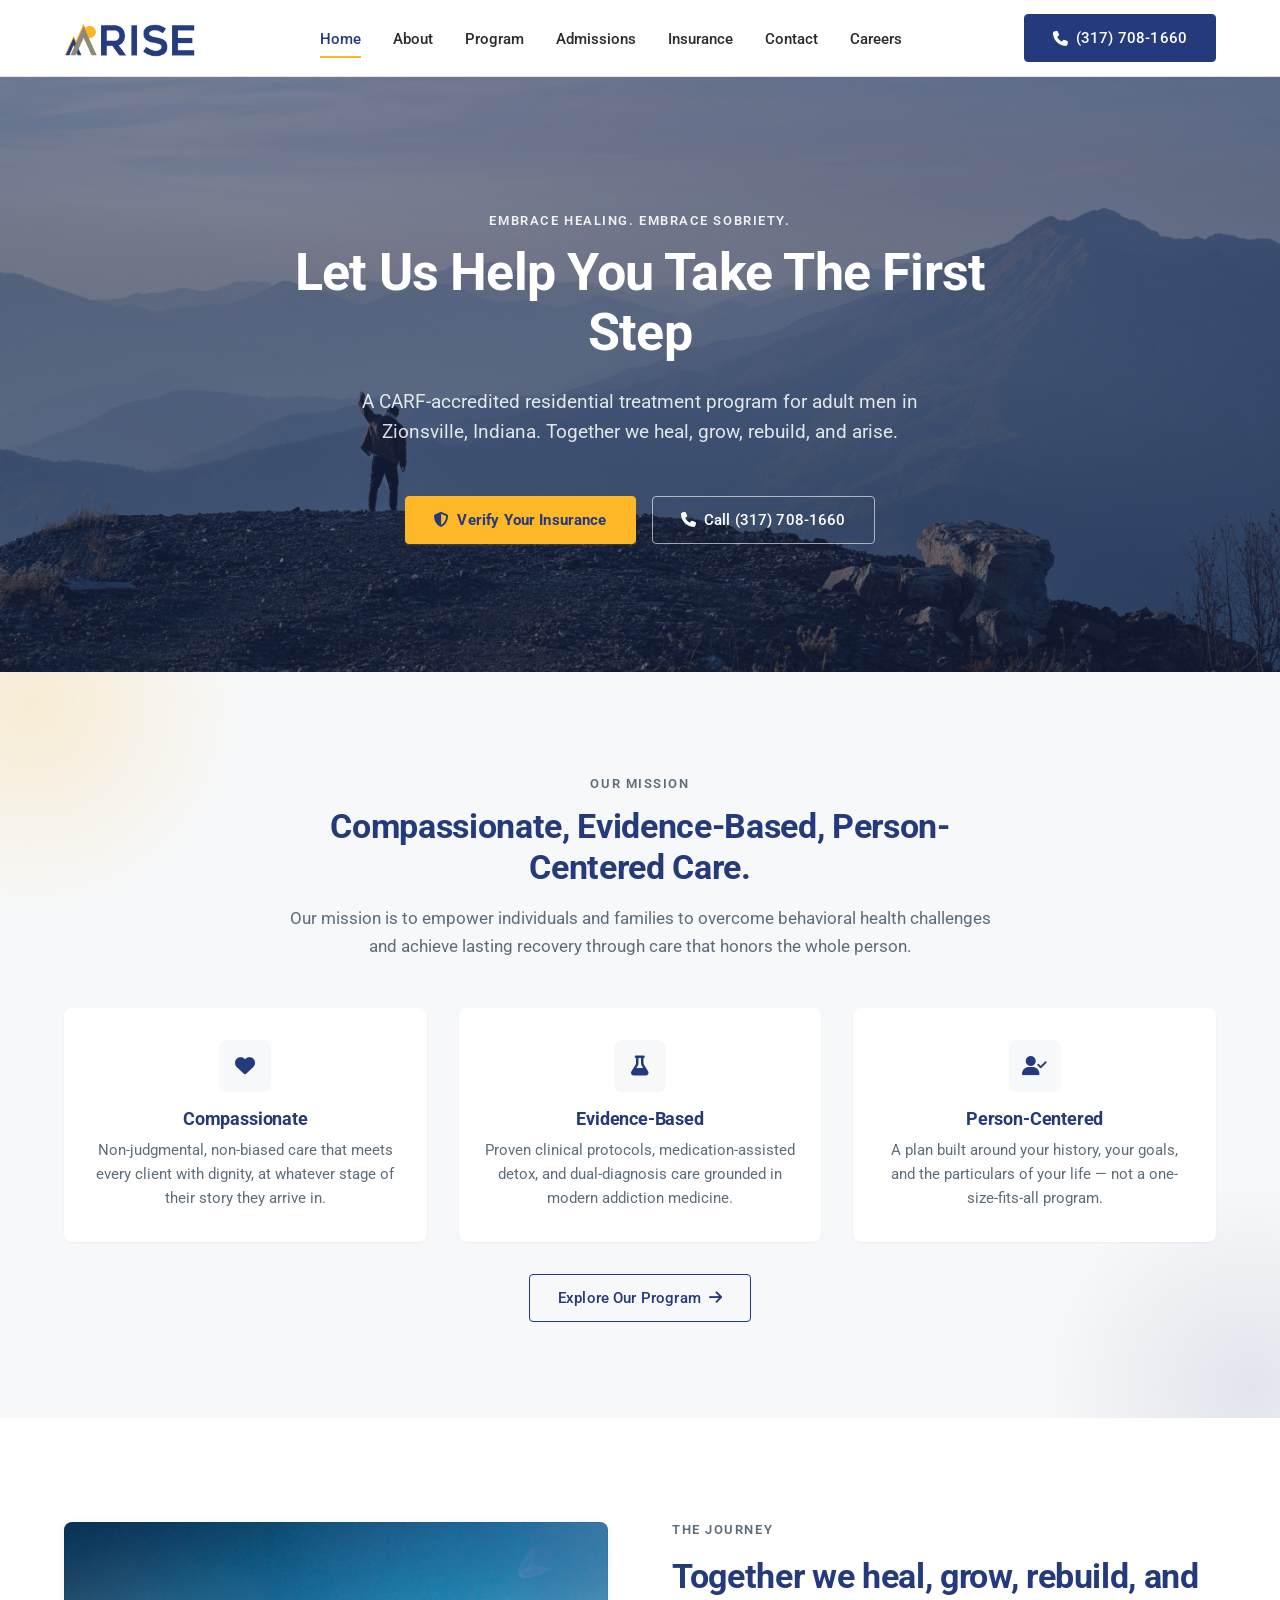
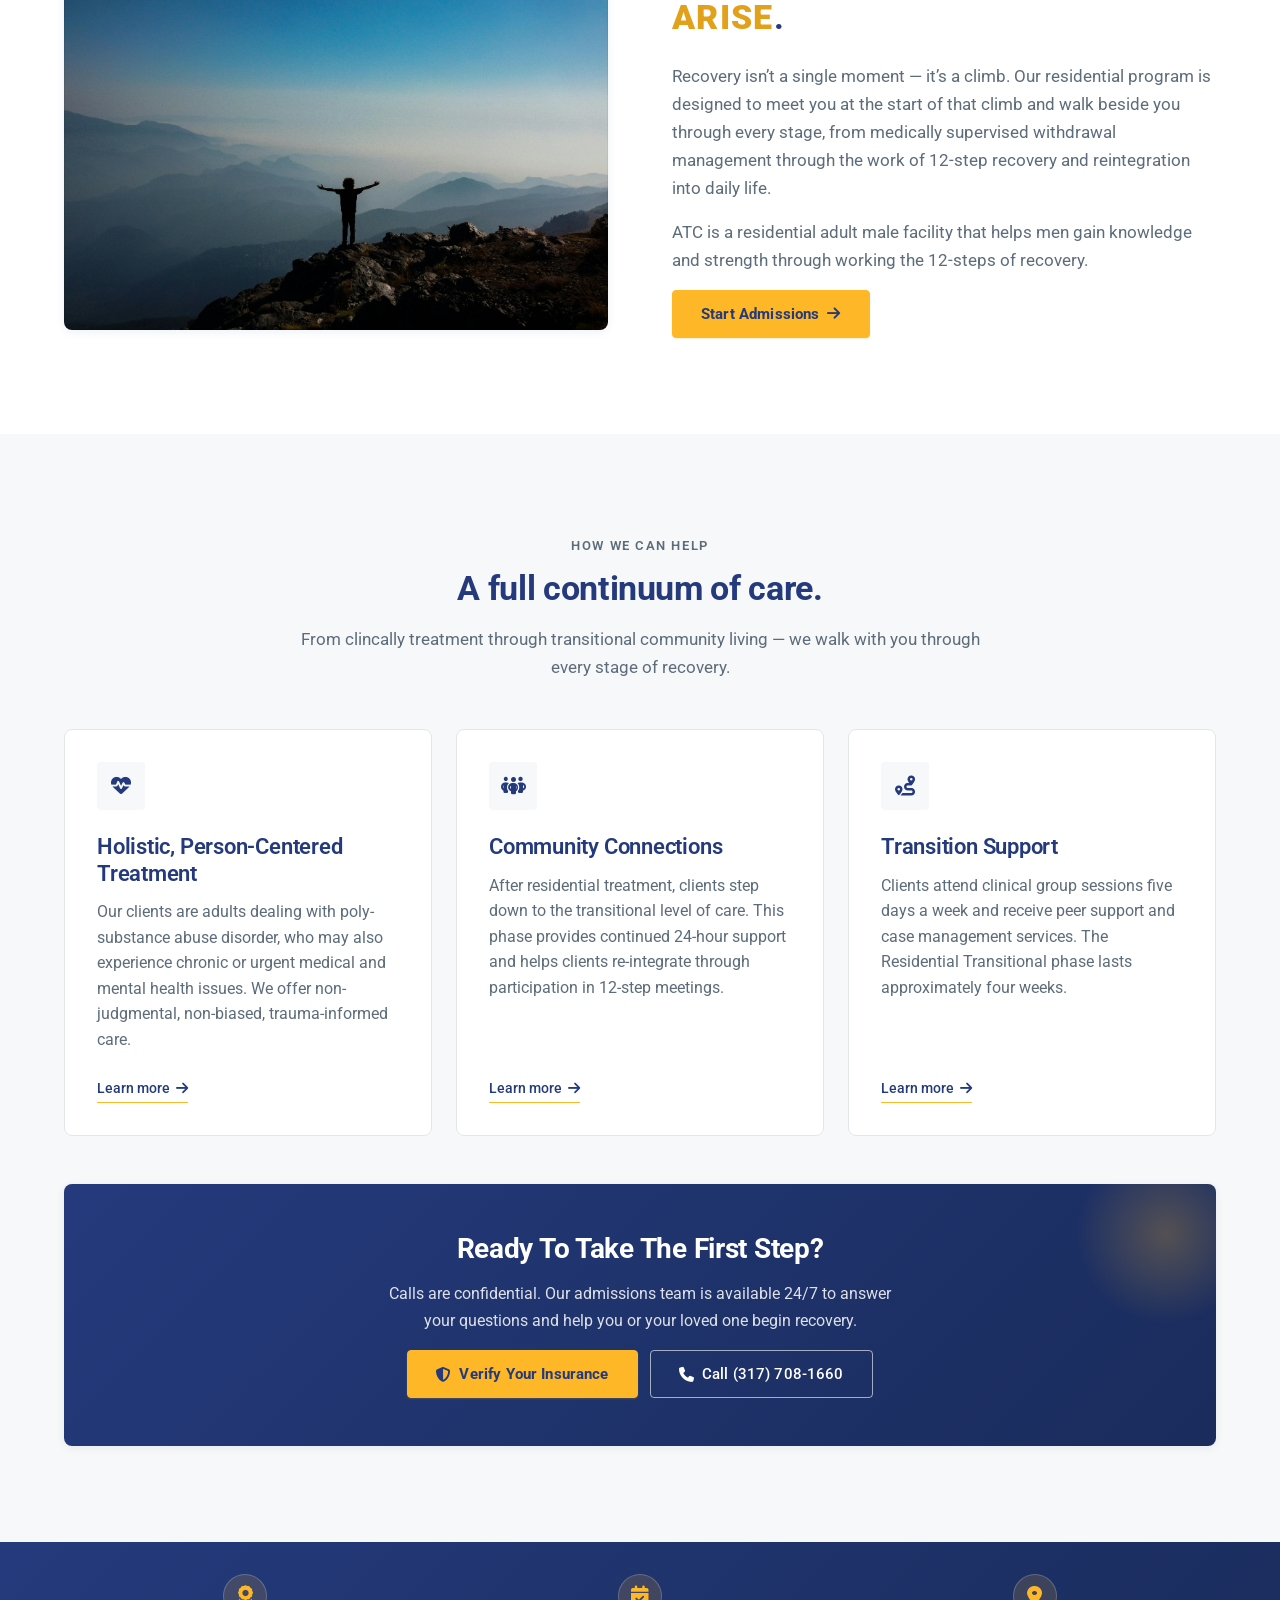
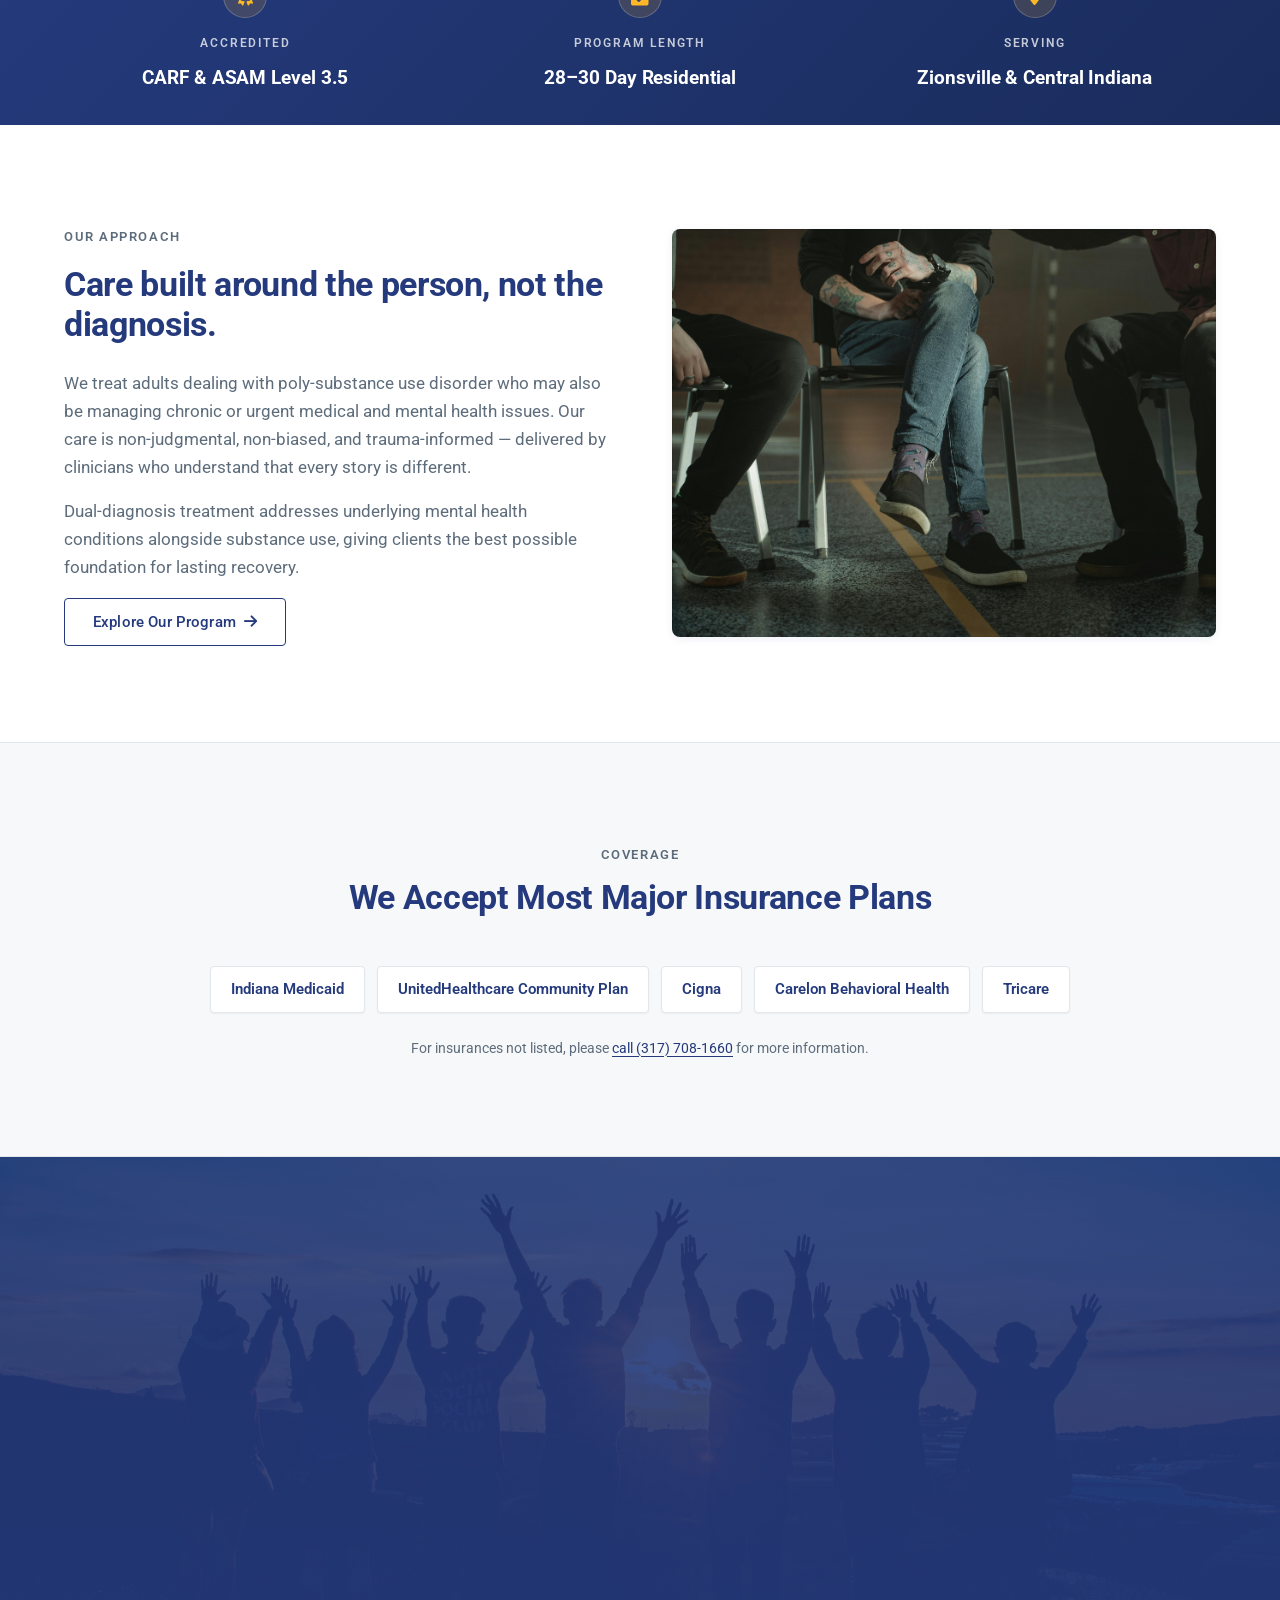
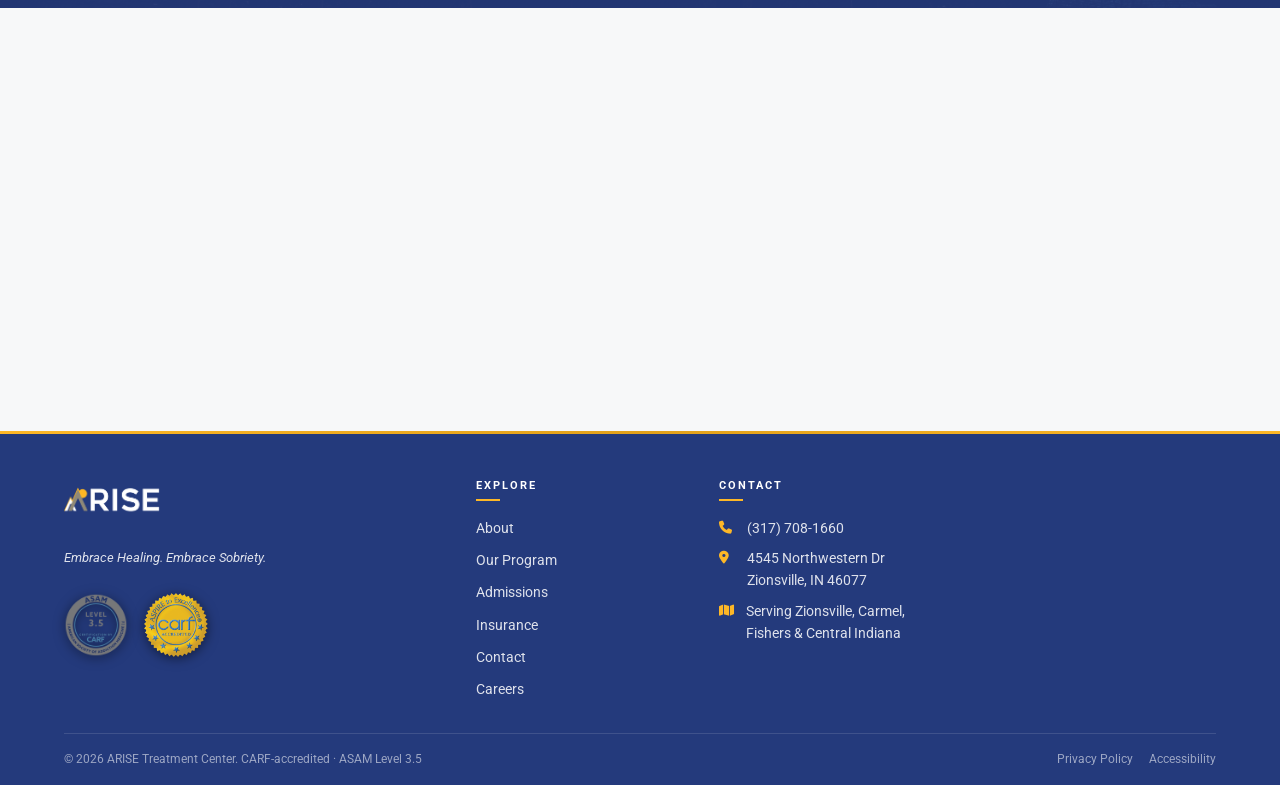
<file: index.html>
<!doctype html>
<html lang="en">
<head>
  <meta charset="utf-8">
  <meta name="viewport" content="width=device-width, initial-scale=1">
  <title>ARISE Treatment Center | Residential Addiction Treatment in Zionsville, IN</title>
  <meta name="description" content="ARISE Treatment Center is a CARF-accredited residential addiction treatment facility for adult men in Zionsville, Indiana. Compassionate, evidence-based care to help you take the first step.">
  <meta name="theme-color" content="#243a7c">

  <!-- TODO: Replace with real favicon when brand assets are final -->
  <link rel="icon" href="data:,">

  <!-- Open Graph / social sharing -->
  <meta property="og:title" content="ARISE Treatment Center">
  <meta property="og:description" content="Residential addiction treatment for adult men in Zionsville, Indiana. Let us help you take the first step.">
  <meta property="og:type" content="website">
  <meta property="og:url" content="https://arisetreatmentcenter.org/">

  <!-- Fonts -->
  <link rel="preconnect" href="https://fonts.googleapis.com">
  <link rel="preconnect" href="https://fonts.gstatic.com" crossorigin>
  <link rel="stylesheet" href="https://fonts.googleapis.com/css2?family=Roboto:wght@400;500;700;900&display=swap">

  <!-- Icons -->
  <link rel="stylesheet" href="https://cdnjs.cloudflare.com/ajax/libs/font-awesome/6.5.1/css/all.min.css" crossorigin="anonymous" referrerpolicy="no-referrer">

  <!-- Styles -->
  <link rel="stylesheet" href="styles.css">

  <!-- Structured data: identifies ARISE and distinguishes it from other "Arise" centers -->
  <script type="application/ld+json">
  {
    "@context": "https://schema.org",
    "@type": ["MedicalBusiness", "MedicalClinic"],
    "name": "ARISE Treatment Center",
    "alternateName": "ARISE Substance Abuse Care Services",
    "url": "https://arisetreatmentcenter.org/",
    "logo": "https://arisetreatmentcenter.org/FULL_WORD.png",
    "image": "https://arisetreatmentcenter.org/pexels-sehmullah-18015265.jpg",
    "telephone": "+1-317-708-1660",
    "medicalSpecialty": "Addiction",
    "description": "CARF-accredited (ASAM Level 3.5) residential addiction and dual-diagnosis treatment for adult men in Zionsville, Indiana.",
    "address": {
      "@type": "PostalAddress",
      "streetAddress": "4545 Northwestern Dr",
      "addressLocality": "Zionsville",
      "addressRegion": "IN",
      "postalCode": "46077",
      "addressCountry": "US"
    },
    "areaServed": ["Zionsville", "Carmel", "Fishers", "Indianapolis", "Central Indiana"],
    "openingHoursSpecification": {
      "@type": "OpeningHoursSpecification",
      "dayOfWeek": ["Monday","Tuesday","Wednesday","Thursday","Friday","Saturday","Sunday"],
      "opens": "00:00",
      "closes": "23:59"
    },
    "sameAs": [
      "https://www.facebook.com/p/Arise-Treatment-Center-61579283055712/",
      "https://www.instagram.com/arisetreatmentcenter/",
      "https://www.linkedin.com/company/treatment-at-arise/",
      "https://carf.org/provider/arise-treatment-center-401361/"
    ]
  }
  </script>
</head>
<body>
  <a class="skip-link" href="#main">Skip to main content</a>

  <!-- ============== HEADER ============== -->
  <header class="site-header" role="banner">
    <div class="container site-header__inner">
      <a class="site-header__logo" href="index.html" aria-label="ARISE Treatment Center home">
        <img src="FULL_WORD.png" alt="ARISE Treatment Center">
      </a>

      <nav class="site-nav" aria-label="Primary">
        <ul>
          <li><a href="index.html" aria-current="page">Home</a></li>
          <li><a href="about.html">About</a></li>
          <li><a href="program.html">Program</a></li>
          <li><a href="admissions.html">Admissions</a></li>
          <li><a href="insurance.html">Insurance</a></li>
          <li><a href="contact.html">Contact</a></li>
          <li><a href="careers.html">Careers</a></li>
        </ul>
      </nav>

      <a class="btn btn-secondary site-header__cta" href="tel:+13177081660">
        <i class="fa-solid fa-phone" aria-hidden="true"></i>
        (317) 708-1660
      </a>

      <button class="nav-toggle" type="button" aria-expanded="false" aria-controls="mobile-nav" aria-label="Toggle navigation menu">
        <span></span>
        <span></span>
        <span></span>
      </button>
    </div>

    <div class="mobile-nav" id="mobile-nav" aria-hidden="true">
      <ul>
        <li><a href="index.html" aria-current="page">Home</a></li>
        <li><a href="about.html">About</a></li>
        <li><a href="program.html">Program</a></li>
        <li><a href="admissions.html">Admissions</a></li>
        <li><a href="insurance.html">Insurance</a></li>
        <li><a href="contact.html">Contact</a></li>
        <li><a href="careers.html">Careers</a></li>
      </ul>
      <a class="btn btn-secondary mobile-nav__cta" href="tel:+13177081660">
        <i class="fa-solid fa-phone" aria-hidden="true"></i>
        Call (317) 708-1660
      </a>
    </div>
  </header>

  <main id="main">
    <!-- ============== HERO ============== -->
    <section class="hero" aria-labelledby="hero-heading">
      <div class="container hero__inner">
        <p class="eyebrow">Embrace Healing. Embrace Sobriety.</p>
        <h1 id="hero-heading" class="hero__display">Let Us Help You Take The First Step</h1>
        <p class="hero__lede">
          A CARF-accredited residential treatment program for adult men in Zionsville, Indiana.
          Together we heal, grow, rebuild, and arise.
        </p>
        <div class="hero__actions">
          <a class="btn btn-primary" href="https://forms.office.com/r/EzYd8VYrSp" target="_blank" rel="noopener noreferrer">
            <i class="fa-solid fa-shield-halved" aria-hidden="true"></i>
            Verify Your Insurance
          </a>
          <a class="btn btn-outline" href="tel:+13177081660">
            <i class="fa-solid fa-phone" aria-hidden="true"></i>
            Call (317) 708-1660
          </a>
        </div>
      </div>
    </section>

    <!-- ============== MISSION ============== -->
    <section class="section section--off-white mission" aria-labelledby="mission-heading">
      <div class="container">
        <div class="section-heading">
          <span class="eyebrow">Our Mission</span>
          <h2 id="mission-heading">Compassionate, Evidence-Based, Person-Centered Care.</h2>
          <p>
            Our mission is to empower individuals and families to overcome behavioral health
            challenges and achieve lasting recovery through care that honors the whole person.
          </p>
        </div>

        <div class="pillars">
          <div class="pillar">
            <span class="pillar__icon" aria-hidden="true"><i class="fa-solid fa-heart"></i></span>
            <h3 class="pillar__title">Compassionate</h3>
            <p class="pillar__body">Non-judgmental, non-biased care that meets every client with dignity, at whatever stage of their story they arrive in.</p>
          </div>
          <div class="pillar">
            <span class="pillar__icon" aria-hidden="true"><i class="fa-solid fa-flask"></i></span>
            <h3 class="pillar__title">Evidence-Based</h3>
            <p class="pillar__body">Proven clinical protocols, medication-assisted detox, and dual-diagnosis care grounded in modern addiction medicine.</p>
          </div>
          <div class="pillar">
            <span class="pillar__icon" aria-hidden="true"><i class="fa-solid fa-user-check"></i></span>
            <h3 class="pillar__title">Person-Centered</h3>
            <p class="pillar__body">A plan built around your history, your goals, and the particulars of your life &mdash; not a one-size-fits-all program.</p>
          </div>
        </div>

        <div class="text-center" style="margin-top: var(--space-6);">
          <a class="btn btn-outline" href="program.html">
            Explore Our Program
            <i class="fa-solid fa-arrow-right" aria-hidden="true"></i>
          </a>
        </div>
      </div>
    </section>

    <!-- ============== IMAGE + TEXT SPLIT 1 ============== -->
    <section class="section section--white" aria-labelledby="journey-heading">
      <div class="container">
        <div class="split">
          <div class="split__media">
            <img src="pexels-sehmullah-18015265.jpg" alt="Person standing on a mountain summit with arms spread wide, overlooking misty blue ranges.">
          </div>
          <div class="split__body">
            <span class="eyebrow">The Journey</span>
            <h2 id="journey-heading">Together we heal, grow, rebuild, and <span class="brand-arise">ARISE</span>.</h2>
            <p>
              Recovery isn&rsquo;t a single moment &mdash; it&rsquo;s a climb. Our residential
              program is designed to meet you at the start of that climb and walk beside you
              through every stage, from medically supervised withdrawal management through
              the work of 12-step recovery and reintegration into daily life.
            </p>
            <p>
              ATC is a residential adult male facility that helps men gain knowledge and
              strength through working the 12-steps of recovery.
            </p>
            <a class="btn btn-primary" href="admissions.html">
              Start Admissions
              <i class="fa-solid fa-arrow-right" aria-hidden="true"></i>
            </a>
          </div>
        </div>
      </div>
    </section>

    <!-- ============== SERVICES ============== -->
    <section class="section section--off-white" aria-labelledby="services-heading">
      <div class="container">
        <div class="section-heading">
          <span class="eyebrow">How We Can Help</span>
          <h2 id="services-heading">A full continuum of care.</h2>
          <p>From clincally treatment through transitional community living — we walk with you through every stage of recovery.</p>
        </div>

        <div class="service-grid">
          <article class="card">
            <span class="card__icon" aria-hidden="true"><i class="fa-solid fa-heart-pulse"></i></span>
            <h3 class="card__title">Holistic, Person-Centered Treatment</h3>
            <p class="card__body">
              Our clients are adults dealing with poly-substance abuse disorder, who may also experience
              chronic or urgent medical and mental health issues. We offer non-judgmental, non-biased,
              trauma-informed care.
            </p>
            <a class="card__link" href="program.html">Learn more <i class="fa-solid fa-arrow-right" aria-hidden="true"></i></a>
          </article>

          
          <article class="card">
            <span class="card__icon" aria-hidden="true"><i class="fa-solid fa-people-group"></i></span>
            <h3 class="card__title">Community Connections</h3>
            <p class="card__body">
              After residential treatment, clients step down to the transitional level of care. This phase
              provides continued 24-hour support and helps clients re-integrate through participation in
              12-step meetings.
            </p>
            <a class="card__link" href="program.html">Learn more <i class="fa-solid fa-arrow-right" aria-hidden="true"></i></a>
          </article>

          <article class="card">
            <span class="card__icon" aria-hidden="true"><i class="fa-solid fa-route"></i></span>
            <h3 class="card__title">Transition Support</h3>
            <p class="card__body">
              Clients attend clinical group sessions five days a week and receive peer support and case
              management services. The Residential Transitional phase lasts approximately four weeks.
            </p>
            <a class="card__link" href="program.html">Learn more <i class="fa-solid fa-arrow-right" aria-hidden="true"></i></a>
          </article>
        </div>

        <div class="cta-inline" role="region" aria-label="Next step call to action">
          <h3>Ready To Take The First Step?</h3>
          <p>Calls are confidential. Our admissions team is available 24/7 to answer your questions and help you or your loved one begin recovery.</p>
          <div class="cta-inline__actions">
            <a class="btn btn-primary" href="https://forms.office.com/r/EzYd8VYrSp" target="_blank" rel="noopener noreferrer">
              <i class="fa-solid fa-shield-halved" aria-hidden="true"></i>
              Verify Your Insurance
            </a>
            <a class="btn btn-outline" href="tel:+13177081660">
              <i class="fa-solid fa-phone" aria-hidden="true"></i>
              Call (317) 708-1660
            </a>
          </div>
        </div>
      </div>
    </section>

    <!-- ============== TRUST BAND ============== -->
    <section class="trust-band" aria-label="Credentials and service area">
      <div class="container">
        <div class="trust-band__inner">
          <div class="trust-item">
            <span class="trust-item__icon" aria-hidden="true"><i class="fa-solid fa-award"></i></span>
            <span class="trust-item__label">Accredited</span>
            <span class="trust-item__value">CARF &amp; ASAM Level 3.5</span>
          </div>
          <div class="trust-item">
            <span class="trust-item__icon" aria-hidden="true"><i class="fa-solid fa-calendar-check"></i></span>
            <span class="trust-item__label">Program Length</span>
            <span class="trust-item__value">28&ndash;30 Day Residential</span>
          </div>
          <div class="trust-item">
            <span class="trust-item__icon" aria-hidden="true"><i class="fa-solid fa-location-dot"></i></span>
            <span class="trust-item__label">Serving</span>
            <span class="trust-item__value">Zionsville &amp; Central Indiana</span>
          </div>
        </div>
      </div>
    </section>

    <!-- ============== IMAGE + TEXT SPLIT 2 ============== -->
    <section class="section section--white" aria-labelledby="care-heading">
      <div class="container">
        <div class="split split--reverse">
          <div class="split__media">
            <img src="pexels-tima-miroshnichenko-5711161.jpg" alt="Men sitting in a group therapy session.">
          </div>
          <div class="split__body">
            <span class="eyebrow">Our Approach</span>
            <h2 id="care-heading">Care built around the person, not the diagnosis.</h2>
            <p>
              We treat adults dealing with poly-substance use disorder who may also be
              managing chronic or urgent medical and mental health issues. Our care is
              non-judgmental, non-biased, and trauma-informed &mdash; delivered by clinicians
              who understand that every story is different.
            </p>
            <p>
              Dual-diagnosis treatment addresses underlying mental health conditions
              alongside substance use, giving clients the best possible foundation for
              lasting recovery.
            </p>
            <a class="btn btn-outline" href="program.html">
              Explore Our Program
              <i class="fa-solid fa-arrow-right" aria-hidden="true"></i>
            </a>
          </div>
        </div>
      </div>
    </section>

    <!-- ============== INSURANCE STRIP ============== -->
    <section class="insurance section" aria-labelledby="insurance-heading">
      <div class="container">
        <div class="section-heading">
          <span class="eyebrow">Coverage</span>
          <h2 id="insurance-heading">We Accept Most Major Insurance Plans</h2>
        </div>
        <ul class="insurance__list" aria-label="Insurances accepted">
          <li>Indiana Medicaid</li>
          <li>UnitedHealthcare Community Plan</li>
          <li>Cigna</li>
          <li>Carelon Behavioral Health</li>
          <li>Tricare</li>
        </ul>
        <p class="insurance__note">For insurances not listed, please <a href="tel:+13177081660">call (317) 708-1660</a> for more information.</p>
      </div>
    </section>

    <!-- ============== TESTIMONIAL ============== -->
    <section class="testimonial" aria-label="Featured quote">
      <div class="container">
        <blockquote>
          <q>Recovery is not simple abstinence. It&rsquo;s about healing the brain, remembering how to feel, making good decisions, engaging in healthy relationships, accepting help from others, daring to be honest, and opening up to doing.</q>
          <cite>&mdash; Debra Jay, Addiction Specialist</cite>
        </blockquote>
      </div>
    </section>

    <!-- ============== FINAL CTA (ABOVE FOOTER) ============== -->
    <section class="cta-band section" aria-labelledby="final-cta-heading">
      <div class="container">
        <span class="eyebrow">Begin Today</span>
        <h2 id="final-cta-heading">Ready To Take The First Step?</h2>
        <p>Speak with an admissions specialist. Calls are confidential and we&rsquo;re here to listen &mdash; 24 hours a day, every day.</p>

        <a class="cta-band__phone" href="tel:+13177081660" aria-label="Call ARISE Treatment Center at 317-708-1660">
          <i class="fa-solid fa-phone" aria-hidden="true"></i>
          (317) 708-1660
        </a>
        <span class="cta-band__available">Available 24 / 7 for admissions</span>

        <div class="cta-band__actions">
          <a class="btn btn-primary" href="https://forms.office.com/r/EzYd8VYrSp" target="_blank" rel="noopener noreferrer">
            <i class="fa-solid fa-shield-halved" aria-hidden="true"></i>
            Verify Your Insurance
          </a>
          <a class="btn btn-outline" href="contact.html">
            <i class="fa-solid fa-envelope" aria-hidden="true"></i>
            Contact Us
          </a>
        </div>
      </div>
    </section>
  </main>

  <!-- ============== FOOTER ============== -->
    <footer class="site-footer" role="contentinfo">
    <div class="container">
      <div class="site-footer__grid">
        <div>
          <a class="site-footer__brand" href="index.html"><img src="FULL_WORD_w.png" alt="ARISE Treatment Center"></a>
          <p class="site-footer__tagline">Embrace Healing. Embrace Sobriety.</p>
          <div class="site-footer__seals">
            <img src="asam-level-35.png" alt="ASAM Level 3.5 Certification by CARF">
            <img src="carf-accredited.png" alt="CARF Accredited">
          </div>
        </div>

        <div>
          <h3>Explore</h3>
          <ul>
            <li><a href="about.html">About</a></li>
            <li><a href="program.html">Our Program</a></li>
            <li><a href="admissions.html">Admissions</a></li>
            <li><a href="insurance.html">Insurance</a></li>
            <li><a href="contact.html">Contact</a></li>
            <li><a href="careers.html">Careers</a></li>
          </ul>
        </div>

        <div>
          <h3>Contact</h3>
          <div class="site-footer__contact">
            <div class="site-footer__contact-line">
              <i class="fa-solid fa-phone" aria-hidden="true"></i>
              <a href="tel:+13177081660">(317) 708-1660</a>
            </div>
            <div class="site-footer__contact-line">
              <i class="fa-solid fa-location-dot" aria-hidden="true"></i>
              <span>4545 Northwestern Dr<br>Zionsville, IN 46077</span>
            </div>
            <div class="site-footer__contact-line">
              <i class="fa-solid fa-map" aria-hidden="true"></i>
              <span>Serving Zionsville, Carmel, Fishers &amp; Central Indiana</span>
            </div>
          </div>
        </div>
      </div>

      <div class="site-footer__bottom">
        <span>&copy; 2026 ARISE Treatment Center. CARF-accredited &middot; ASAM Level 3.5</span>
        <div class="site-footer__bottom-links">
          <a href="privacy.html">Privacy Policy</a>
          <a href="accessibility.html">Accessibility</a>
        </div>
      </div>
    </div>
  </footer>

  <a class="sticky-call" href="tel:+13177081660" aria-label="Call ARISE Treatment Center at (317) 708-1660">
    <i class="fa-solid fa-phone" aria-hidden="true"></i>
    <span>Call Now</span>
  </a>

  <script src="main.js" defer></script>
</body>
</html>
</file>
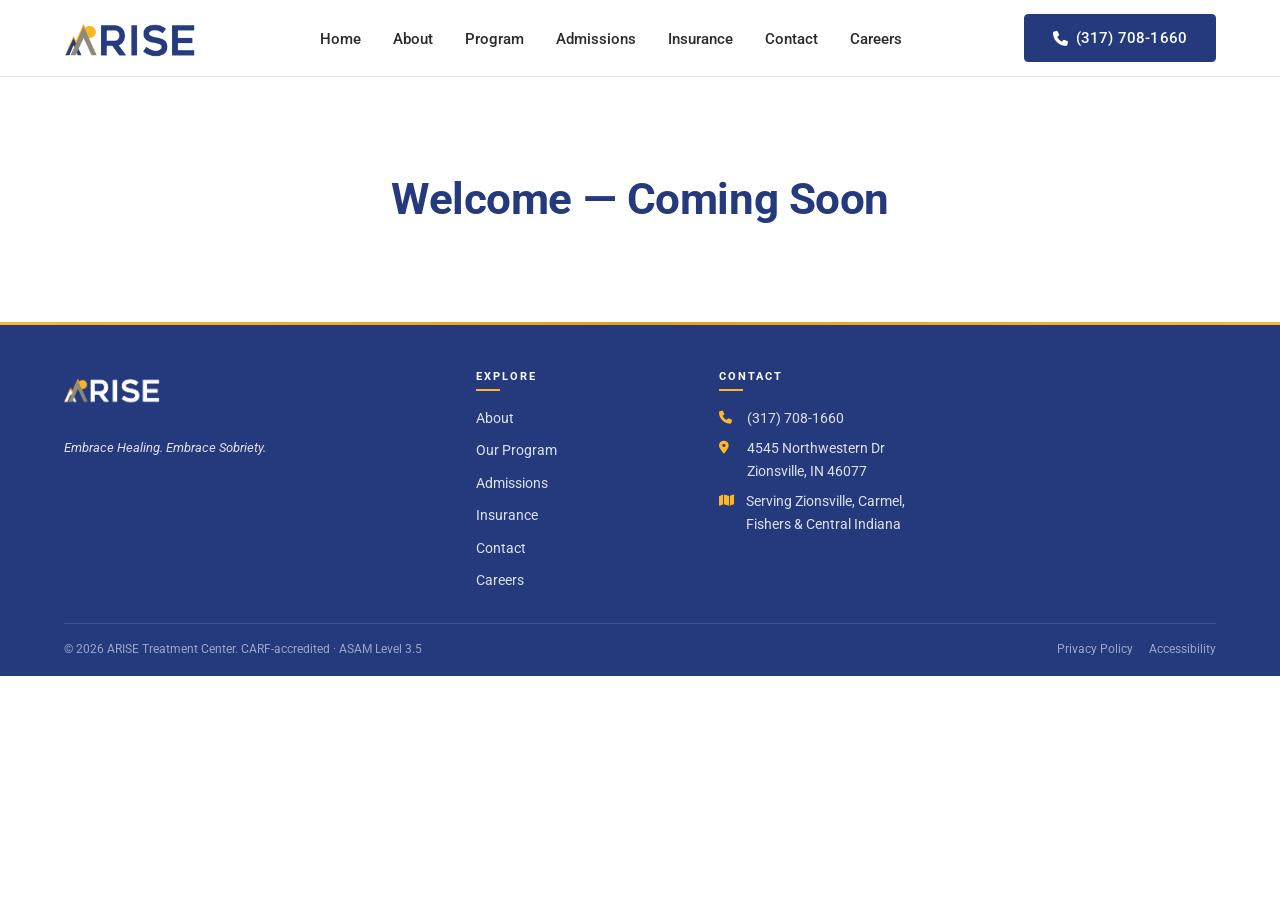
<file: 2026-04-17-welcome.html>
<!doctype html>
<html lang="en">
<head>
  <meta charset="utf-8">
  <meta name="viewport" content="width=device-width, initial-scale=1">
  <title>Welcome | ARISE Treatment Center Blog</title>
  <meta name="description" content="Welcome to the ARISE Treatment Center blog.">
  <meta name="theme-color" content="#243a7c">
  <link rel="icon" href="data:,">
  <link rel="preconnect" href="https://fonts.googleapis.com">
  <link rel="preconnect" href="https://fonts.gstatic.com" crossorigin>
  <link rel="stylesheet" href="https://fonts.googleapis.com/css2?family=Roboto:wght@400;500;700;900&display=swap">
  <link rel="stylesheet" href="https://cdnjs.cloudflare.com/ajax/libs/font-awesome/6.5.1/css/all.min.css" crossorigin="anonymous" referrerpolicy="no-referrer">
  <link rel="stylesheet" href="styles.css">
</head>
<body>
  <a class="skip-link" href="#main">Skip to main content</a>

  <header class="site-header" role="banner">
    <div class="container site-header__inner">
      <a class="site-header__logo" href="index.html" aria-label="ARISE Treatment Center home">
        <img src="FULL_WORD.png" alt="ARISE Treatment Center">
      </a>
      <nav class="site-nav" aria-label="Primary">
        <ul>
          <li><a href="index.html">Home</a></li>
          <li><a href="about.html">About</a></li>
          <li><a href="program.html">Program</a></li>
          <li><a href="admissions.html">Admissions</a></li>
          <li><a href="insurance.html">Insurance</a></li>
          <li><a href="contact.html">Contact</a></li>
          <li><a href="careers.html">Careers</a></li>
        </ul>
      </nav>
      <a class="btn btn-secondary site-header__cta" href="tel:+13177081660">
        <i class="fa-solid fa-phone" aria-hidden="true"></i>
        (317) 708-1660
      </a>
      <button class="nav-toggle" type="button" aria-expanded="false" aria-controls="mobile-nav" aria-label="Toggle navigation menu">
        <span></span><span></span><span></span>
      </button>
    </div>
    <div class="mobile-nav" id="mobile-nav" aria-hidden="true">
      <ul>
        <li><a href="index.html">Home</a></li>
        <li><a href="about.html">About</a></li>
        <li><a href="program.html">Program</a></li>
        <li><a href="admissions.html">Admissions</a></li>
        <li><a href="insurance.html">Insurance</a></li>
        <li><a href="contact.html">Contact</a></li>
        <li><a href="careers.html">Careers</a></li>
      </ul>
      <a class="btn btn-secondary mobile-nav__cta" href="tel:+13177081660">
        <i class="fa-solid fa-phone" aria-hidden="true"></i>
        Call (317) 708-1660
      </a>
    </div>
  </header>

  <main id="main" class="section">
    <div class="container text-center">
      <h1>Welcome &mdash; Coming Soon</h1>
    </div>
  </main>

    <footer class="site-footer" role="contentinfo">
    <div class="container">
      <div class="site-footer__grid">
        <div>
          <a class="site-footer__brand" href="index.html"><img src="FULL_WORD_w.png" alt="ARISE Treatment Center"></a>
          <p class="site-footer__tagline">Embrace Healing. Embrace Sobriety.</p>
        </div>

        <div>
          <h3>Explore</h3>
          <ul>
            <li><a href="about.html">About</a></li>
            <li><a href="program.html">Our Program</a></li>
            <li><a href="admissions.html">Admissions</a></li>
            <li><a href="insurance.html">Insurance</a></li>
            <li><a href="contact.html">Contact</a></li>
            <li><a href="careers.html">Careers</a></li>
          </ul>
        </div>

        <div>
          <h3>Contact</h3>
          <div class="site-footer__contact">
            <div class="site-footer__contact-line">
              <i class="fa-solid fa-phone" aria-hidden="true"></i>
              <a href="tel:+13177081660">(317) 708-1660</a>
            </div>
            <div class="site-footer__contact-line">
              <i class="fa-solid fa-location-dot" aria-hidden="true"></i>
              <span>4545 Northwestern Dr<br>Zionsville, IN 46077</span>
            </div>
            <div class="site-footer__contact-line">
              <i class="fa-solid fa-map" aria-hidden="true"></i>
              <span>Serving Zionsville, Carmel, Fishers &amp; Central Indiana</span>
            </div>
          </div>
        </div>
      </div>

      <div class="site-footer__bottom">
        <span>&copy; 2026 ARISE Treatment Center. CARF-accredited &middot; ASAM Level 3.5</span>
        <div class="site-footer__bottom-links">
          <a href="privacy.html">Privacy Policy</a>
          <a href="accessibility.html">Accessibility</a>
        </div>
      </div>
    </div>
  </footer>

  <a class="sticky-call" href="tel:+13177081660" aria-label="Call ARISE Treatment Center at (317) 708-1660">
    <i class="fa-solid fa-phone" aria-hidden="true"></i>
    <span>Call Now</span>
  </a>

  <script src="main.js" defer></script>
</body>
</html>
</file>
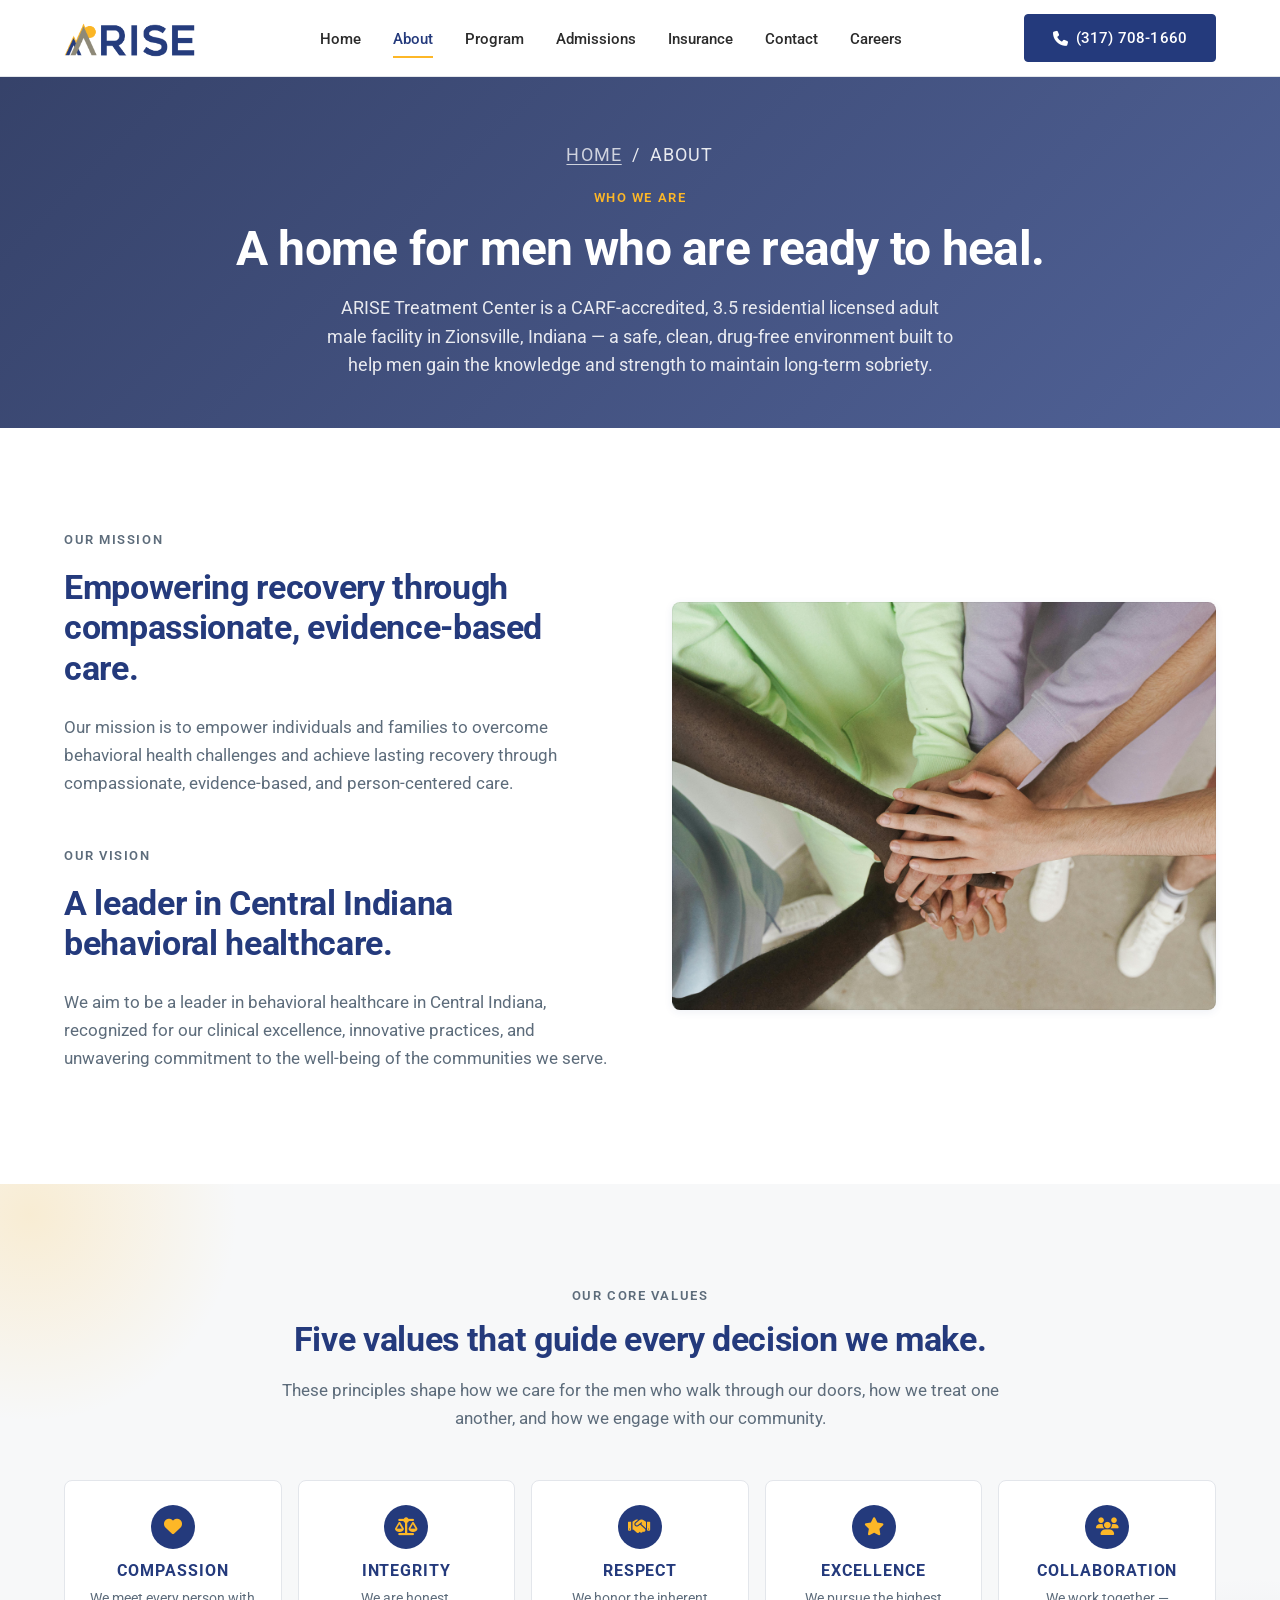
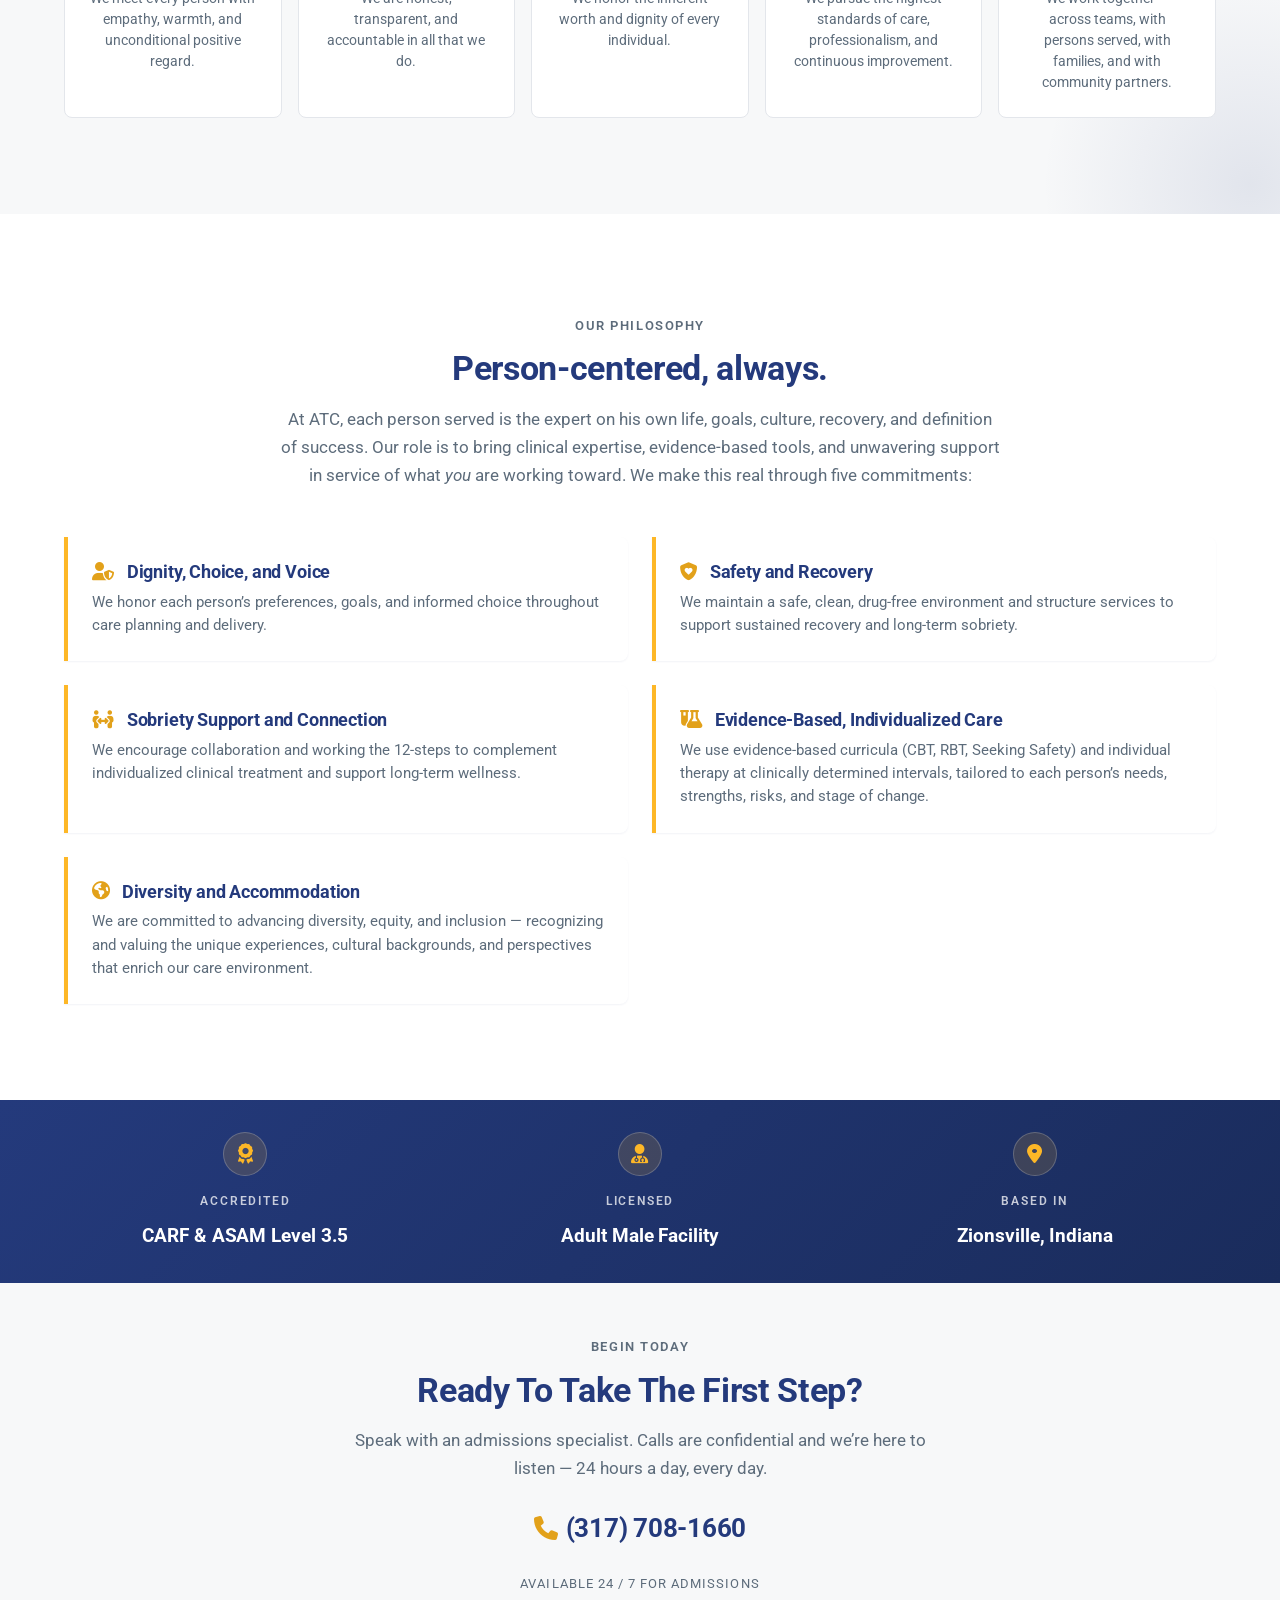
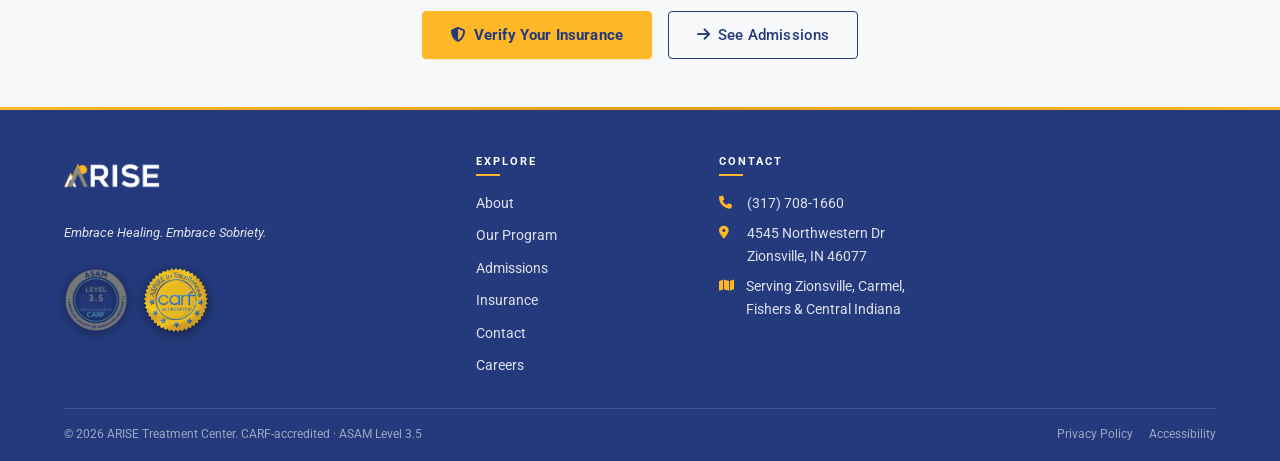
<file: about.html>
<!doctype html>
<html lang="en">
<head>
  <meta charset="utf-8">
  <meta name="viewport" content="width=device-width, initial-scale=1">
  <title>About | ARISE Treatment Center</title>
  <meta name="description" content="ARISE Treatment Center is a CARF-accredited residential addiction treatment facility in Zionsville, Indiana. Learn about our mission, values, and person-centered philosophy.">
  <meta name="theme-color" content="#243a7c">
  <link rel="icon" href="data:,">
  <link rel="preconnect" href="https://fonts.googleapis.com">
  <link rel="preconnect" href="https://fonts.gstatic.com" crossorigin>
  <link rel="stylesheet" href="https://fonts.googleapis.com/css2?family=Roboto:wght@400;500;700;900&display=swap">
  <link rel="stylesheet" href="https://cdnjs.cloudflare.com/ajax/libs/font-awesome/6.5.1/css/all.min.css" crossorigin="anonymous" referrerpolicy="no-referrer">
  <link rel="stylesheet" href="styles.css">
</head>
<body>
  <a class="skip-link" href="#main">Skip to main content</a>

  <header class="site-header" role="banner">
    <div class="container site-header__inner">
      <a class="site-header__logo" href="index.html" aria-label="ARISE Treatment Center home">
        <img src="FULL_WORD.png" alt="ARISE Treatment Center">
      </a>
      <nav class="site-nav" aria-label="Primary">
        <ul>
          <li><a href="index.html">Home</a></li>
          <li><a href="about.html" aria-current="page">About</a></li>
          <li><a href="program.html">Program</a></li>
          <li><a href="admissions.html">Admissions</a></li>
          <li><a href="insurance.html">Insurance</a></li>
          <li><a href="contact.html">Contact</a></li>
          <li><a href="careers.html">Careers</a></li>
        </ul>
      </nav>
      <a class="btn btn-secondary site-header__cta" href="tel:+13177081660">
        <i class="fa-solid fa-phone" aria-hidden="true"></i>
        (317) 708-1660
      </a>
      <button class="nav-toggle" type="button" aria-expanded="false" aria-controls="mobile-nav" aria-label="Toggle navigation menu">
        <span></span><span></span><span></span>
      </button>
    </div>
    <div class="mobile-nav" id="mobile-nav" aria-hidden="true">
      <ul>
        <li><a href="index.html">Home</a></li>
        <li><a href="about.html" aria-current="page">About</a></li>
        <li><a href="program.html">Program</a></li>
        <li><a href="admissions.html">Admissions</a></li>
        <li><a href="insurance.html">Insurance</a></li>
        <li><a href="contact.html">Contact</a></li>
        <li><a href="careers.html">Careers</a></li>
      </ul>
      <a class="btn btn-secondary mobile-nav__cta" href="tel:+13177081660">
        <i class="fa-solid fa-phone" aria-hidden="true"></i>
        Call (317) 708-1660
      </a>
    </div>
  </header>

  <main id="main">
    <section class="page-hero" aria-labelledby="about-heading">
      <div class="container">
        <div class="page-hero__inner">
          <p class="page-hero__crumbs"><a href="index.html">Home</a> &nbsp;/&nbsp; About</p>
          <span class="eyebrow page-hero__eyebrow">Who We Are</span>
          <h1 id="about-heading">A home for men who are ready to heal.</h1>
          <p>ARISE Treatment Center is a CARF-accredited, 3.5 residential licensed adult male facility in Zionsville, Indiana &mdash; a safe, clean, drug-free environment built to help men gain the knowledge and strength to maintain long-term sobriety.</p>
        </div>
      </div>
    </section>

    <section class="section section--white" aria-labelledby="mission-heading">
      <div class="container">
        <div class="split">
          <div class="split__body">
            <span class="eyebrow">Our Mission</span>
            <h2 id="mission-heading">Empowering recovery through compassionate, evidence-based care.</h2>
            <p>
              Our mission is to empower individuals and families to overcome behavioral health
              challenges and achieve lasting recovery through compassionate, evidence-based, and
              person-centered care.
            </p>
            <span class="eyebrow" style="margin-top: var(--space-6);">Our Vision</span>
            <h2>A leader in Central Indiana behavioral healthcare.</h2>
            <p>
              We aim to be a leader in behavioral healthcare in Central Indiana, recognized for our
              clinical excellence, innovative practices, and unwavering commitment to the well-being
              of the communities we serve.
            </p>
          </div>
          <div class="split__media">
            <img src="hands-stacked.jpg" alt="Hands joined together in support.">
          </div>
        </div>
      </div>
    </section>

    <section class="section section--off-white mission" aria-labelledby="values-heading">
      <div class="container">
        <div class="section-heading">
          <span class="eyebrow">Our Core Values</span>
          <h2 id="values-heading">Five values that guide every decision we make.</h2>
          <p>These principles shape how we care for the men who walk through our doors, how we treat one another, and how we engage with our community.</p>
        </div>

        <div class="value-grid">
          <div class="value-card">
            <span class="value-card__icon" aria-hidden="true"><i class="fa-solid fa-heart"></i></span>
            <h3 class="value-card__title">Compassion</h3>
            <p class="value-card__body">We meet every person with empathy, warmth, and unconditional positive regard.</p>
          </div>
          <div class="value-card">
            <span class="value-card__icon" aria-hidden="true"><i class="fa-solid fa-scale-balanced"></i></span>
            <h3 class="value-card__title">Integrity</h3>
            <p class="value-card__body">We are honest, transparent, and accountable in all that we do.</p>
          </div>
          <div class="value-card">
            <span class="value-card__icon" aria-hidden="true"><i class="fa-solid fa-handshake"></i></span>
            <h3 class="value-card__title">Respect</h3>
            <p class="value-card__body">We honor the inherent worth and dignity of every individual.</p>
          </div>
          <div class="value-card">
            <span class="value-card__icon" aria-hidden="true"><i class="fa-solid fa-star"></i></span>
            <h3 class="value-card__title">Excellence</h3>
            <p class="value-card__body">We pursue the highest standards of care, professionalism, and continuous improvement.</p>
          </div>
          <div class="value-card">
            <span class="value-card__icon" aria-hidden="true"><i class="fa-solid fa-users"></i></span>
            <h3 class="value-card__title">Collaboration</h3>
            <p class="value-card__body">We work together &mdash; across teams, with persons served, with families, and with community partners.</p>
          </div>
        </div>
      </div>
    </section>

    <section class="section section--white" aria-labelledby="philosophy-heading">
      <div class="container">
        <div class="section-heading">
          <span class="eyebrow">Our Philosophy</span>
          <h2 id="philosophy-heading">Person-centered, always.</h2>
          <p>At ATC, each person served is the expert on his own life, goals, culture, recovery, and definition of success. Our role is to bring clinical expertise, evidence-based tools, and unwavering support in service of what <em>you</em> are working toward. We make this real through five commitments:</p>
        </div>

        <div class="commits">
          <div class="commit">
            <h3><i class="fa-solid fa-user-shield" aria-hidden="true"></i> Dignity, Choice, and Voice</h3>
            <p>We honor each person&rsquo;s preferences, goals, and informed choice throughout care planning and delivery.</p>
          </div>
          <div class="commit">
            <h3><i class="fa-solid fa-shield-heart" aria-hidden="true"></i> Safety and Recovery</h3>
            <p>We maintain a safe, clean, drug-free environment and structure services to support sustained recovery and long-term sobriety.</p>
          </div>
          <div class="commit">
            <h3><i class="fa-solid fa-people-arrows" aria-hidden="true"></i> Sobriety Support and Connection</h3>
            <p>We encourage collaboration and working the 12-steps to complement individualized clinical treatment and support long-term wellness.</p>
          </div>
          <div class="commit">
            <h3><i class="fa-solid fa-flask-vial" aria-hidden="true"></i> Evidence-Based, Individualized Care</h3>
            <p>We use evidence-based curricula (CBT, RBT, Seeking Safety) and individual therapy at clinically determined intervals, tailored to each person&rsquo;s needs, strengths, risks, and stage of change.</p>
          </div>
          <div class="commit">
            <h3><i class="fa-solid fa-earth-americas" aria-hidden="true"></i> Diversity and Accommodation</h3>
            <p>We are committed to advancing diversity, equity, and inclusion &mdash; recognizing and valuing the unique experiences, cultural backgrounds, and perspectives that enrich our care environment.</p>
          </div>
        </div>
      </div>
    </section>

    <section class="trust-band" aria-label="Accreditations">
      <div class="container">
        <div class="trust-band__inner">
          <div class="trust-item">
            <span class="trust-item__icon" aria-hidden="true"><i class="fa-solid fa-award"></i></span>
            <span class="trust-item__label">Accredited</span>
            <span class="trust-item__value">CARF &amp; ASAM Level 3.5</span>
          </div>
          <div class="trust-item">
            <span class="trust-item__icon" aria-hidden="true"><i class="fa-solid fa-user-doctor"></i></span>
            <span class="trust-item__label">Licensed</span>
            <span class="trust-item__value">Adult Male Facility</span>
          </div>
          <div class="trust-item">
            <span class="trust-item__icon" aria-hidden="true"><i class="fa-solid fa-location-dot"></i></span>
            <span class="trust-item__label">Based In</span>
            <span class="trust-item__value">Zionsville, Indiana</span>
          </div>
        </div>
      </div>
    </section>

    <section class="cta-band section" aria-labelledby="about-cta-heading">
      <div class="container">
        <span class="eyebrow">Begin Today</span>
        <h2 id="about-cta-heading">Ready To Take The First Step?</h2>
        <p>Speak with an admissions specialist. Calls are confidential and we&rsquo;re here to listen &mdash; 24 hours a day, every day.</p>

        <a class="cta-band__phone" href="tel:+13177081660" aria-label="Call ARISE Treatment Center at 317-708-1660">
          <i class="fa-solid fa-phone" aria-hidden="true"></i>
          (317) 708-1660
        </a>
        <span class="cta-band__available">Available 24 / 7 for admissions</span>

        <div class="cta-band__actions">
          <a class="btn btn-primary" href="https://forms.office.com/r/EzYd8VYrSp" target="_blank" rel="noopener noreferrer">
            <i class="fa-solid fa-shield-halved" aria-hidden="true"></i>
            Verify Your Insurance
          </a>
          <a class="btn btn-outline" href="admissions.html">
            <i class="fa-solid fa-arrow-right" aria-hidden="true"></i>
            See Admissions
          </a>
        </div>
      </div>
    </section>
  </main>

  <footer class="site-footer" role="contentinfo">
    <div class="container">
      <div class="site-footer__grid">
        <div>
          <a class="site-footer__brand" href="index.html"><img src="FULL_WORD_w.png" alt="ARISE Treatment Center"></a>
          <p class="site-footer__tagline">Embrace Healing. Embrace Sobriety.</p>
          <div class="site-footer__seals">
            <img src="asam-level-35.png" alt="ASAM Level 3.5 Certification by CARF">
            <img src="carf-accredited.png" alt="CARF Accredited">
          </div>
        </div>
        <div>
          <h3>Explore</h3>
          <ul>
            <li><a href="about.html">About</a></li>
            <li><a href="program.html">Our Program</a></li>
            <li><a href="admissions.html">Admissions</a></li>
            <li><a href="insurance.html">Insurance</a></li>
            <li><a href="contact.html">Contact</a></li>
            <li><a href="careers.html">Careers</a></li>
          </ul>
        </div>
        <div>
          <h3>Contact</h3>
          <div class="site-footer__contact">
            <div class="site-footer__contact-line">
              <i class="fa-solid fa-phone" aria-hidden="true"></i>
              <a href="tel:+13177081660">(317) 708-1660</a>
            </div>
            <div class="site-footer__contact-line">
              <i class="fa-solid fa-location-dot" aria-hidden="true"></i>
              <span>4545 Northwestern Dr<br>Zionsville, IN 46077</span>
            </div>
            <div class="site-footer__contact-line">
              <i class="fa-solid fa-map" aria-hidden="true"></i>
              <span>Serving Zionsville, Carmel, Fishers &amp; Central Indiana</span>
            </div>
          </div>
        </div>
      </div>
      <div class="site-footer__bottom">
        <span>&copy; 2026 ARISE Treatment Center. CARF-accredited &middot; ASAM Level 3.5</span>
        <div class="site-footer__bottom-links">
          <a href="privacy.html">Privacy Policy</a>
          <a href="accessibility.html">Accessibility</a>
        </div>
      </div>
    </div>
  </footer>

  <a class="sticky-call" href="tel:+13177081660" aria-label="Call ARISE Treatment Center at (317) 708-1660">
    <i class="fa-solid fa-phone" aria-hidden="true"></i>
    <span>Call Now</span>
  </a>

  <script src="main.js" defer></script>
</body>
</html>
</file>
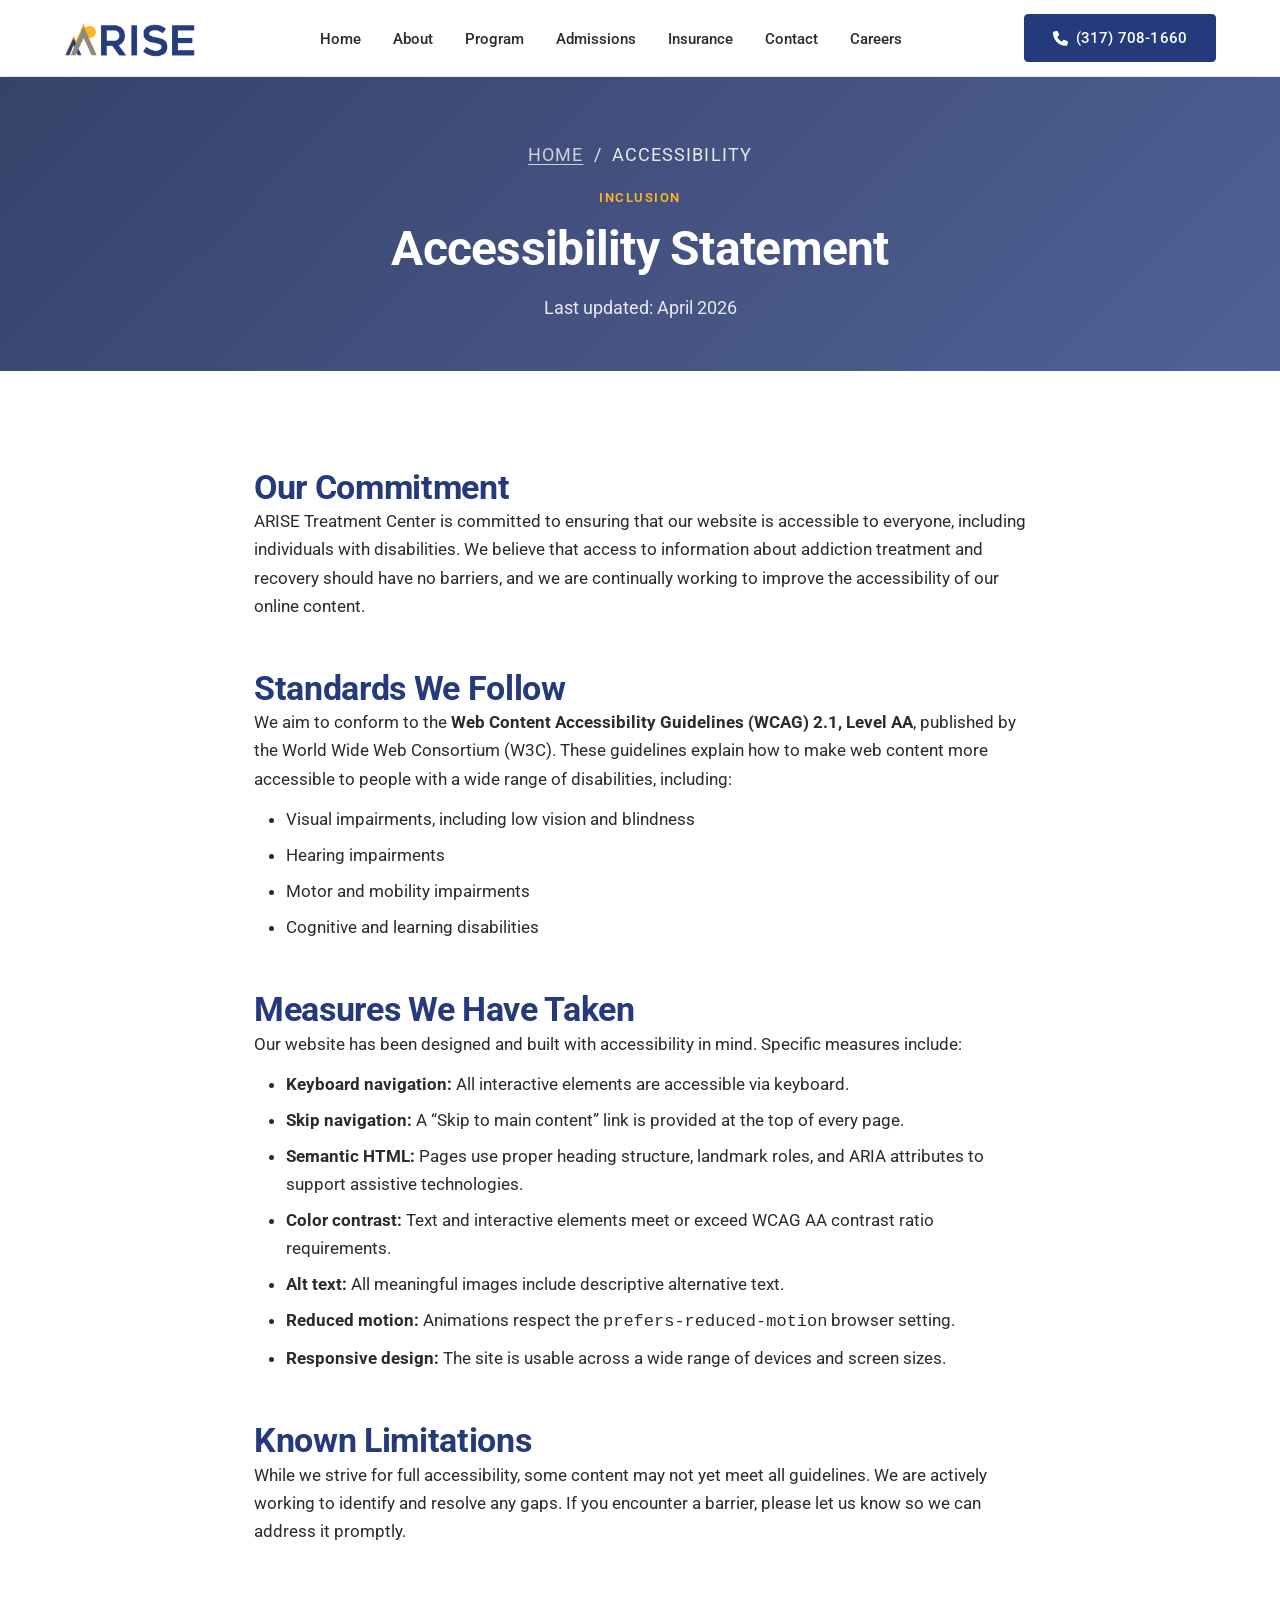
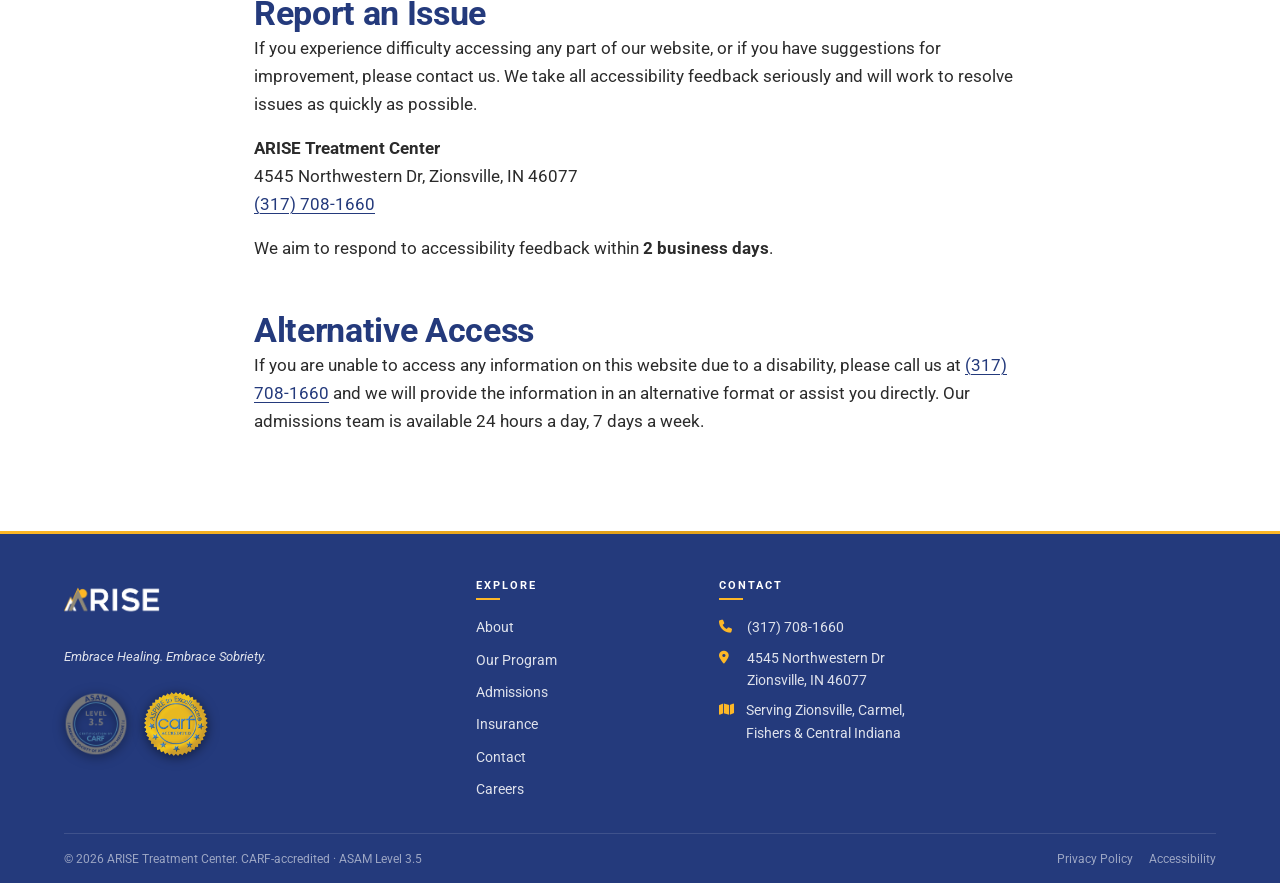
<file: accessibility.html>
<!doctype html>
<html lang="en">
<head>
  <meta charset="utf-8">
  <meta name="viewport" content="width=device-width, initial-scale=1">
  <title>Accessibility | ARISE Treatment Center</title>
  <meta name="description" content="Accessibility statement for ARISE Treatment Center — our commitment to an inclusive and accessible website.">
  <meta name="theme-color" content="#243a7c">
  <link rel="icon" href="data:,">
  <link rel="preconnect" href="https://fonts.googleapis.com">
  <link rel="preconnect" href="https://fonts.gstatic.com" crossorigin>
  <link rel="stylesheet" href="https://fonts.googleapis.com/css2?family=Roboto:wght@400;500;700;900&display=swap">
  <link rel="stylesheet" href="https://cdnjs.cloudflare.com/ajax/libs/font-awesome/6.5.1/css/all.min.css" crossorigin="anonymous" referrerpolicy="no-referrer">
  <link rel="stylesheet" href="styles.css">
</head>
<body>
  <a class="skip-link" href="#main">Skip to main content</a>

  <header class="site-header" role="banner">
    <div class="container site-header__inner">
      <a class="site-header__logo" href="index.html" aria-label="ARISE Treatment Center home">
        <img src="FULL_WORD.png" alt="ARISE Treatment Center">
      </a>
      <nav class="site-nav" aria-label="Primary">
        <ul>
          <li><a href="index.html">Home</a></li>
          <li><a href="about.html">About</a></li>
          <li><a href="program.html">Program</a></li>
          <li><a href="admissions.html">Admissions</a></li>
          <li><a href="insurance.html">Insurance</a></li>
          <li><a href="contact.html">Contact</a></li>
          <li><a href="careers.html">Careers</a></li>
        </ul>
      </nav>
      <a class="btn btn-secondary site-header__cta" href="tel:+13177081660">
        <i class="fa-solid fa-phone" aria-hidden="true"></i>
        (317) 708-1660
      </a>
      <button class="nav-toggle" type="button" aria-expanded="false" aria-controls="mobile-nav" aria-label="Toggle navigation menu">
        <span></span><span></span><span></span>
      </button>
    </div>
    <div class="mobile-nav" id="mobile-nav" aria-hidden="true">
      <ul>
        <li><a href="index.html">Home</a></li>
        <li><a href="about.html">About</a></li>
        <li><a href="program.html">Program</a></li>
        <li><a href="admissions.html">Admissions</a></li>
        <li><a href="insurance.html">Insurance</a></li>
        <li><a href="contact.html">Contact</a></li>
        <li><a href="careers.html">Careers</a></li>
      </ul>
      <a class="btn btn-secondary mobile-nav__cta" href="tel:+13177081660">
        <i class="fa-solid fa-phone" aria-hidden="true"></i>
        Call (317) 708-1660
      </a>
    </div>
  </header>

  <main id="main">
    <section class="page-hero" aria-labelledby="accessibility-heading">
      <div class="container">
        <div class="page-hero__inner">
          <p class="page-hero__crumbs"><a href="index.html">Home</a> &nbsp;/&nbsp; Accessibility</p>
          <span class="eyebrow page-hero__eyebrow">Inclusion</span>
          <h1 id="accessibility-heading">Accessibility Statement</h1>
          <p>Last updated: April 2026</p>
        </div>
      </div>
    </section>

    <section class="section section--white">
      <div class="container" style="max-width: 820px;">

        <h2>Our Commitment</h2>
        <p>ARISE Treatment Center is committed to ensuring that our website is accessible to everyone, including individuals with disabilities. We believe that access to information about addiction treatment and recovery should have no barriers, and we are continually working to improve the accessibility of our online content.</p>

        <h2 style="margin-top: var(--space-7);">Standards We Follow</h2>
        <p>We aim to conform to the <strong>Web Content Accessibility Guidelines (WCAG) 2.1, Level AA</strong>, published by the World Wide Web Consortium (W3C). These guidelines explain how to make web content more accessible to people with a wide range of disabilities, including:</p>
        <ul style="list-style: disc; padding-left: var(--space-6); display: block; margin-top: var(--space-3);">
          <li style="margin-bottom: var(--space-2);">Visual impairments, including low vision and blindness</li>
          <li style="margin-bottom: var(--space-2);">Hearing impairments</li>
          <li style="margin-bottom: var(--space-2);">Motor and mobility impairments</li>
          <li style="margin-bottom: var(--space-2);">Cognitive and learning disabilities</li>
        </ul>

        <h2 style="margin-top: var(--space-7);">Measures We Have Taken</h2>
        <p>Our website has been designed and built with accessibility in mind. Specific measures include:</p>
        <ul style="list-style: disc; padding-left: var(--space-6); display: block; margin-top: var(--space-3);">
          <li style="margin-bottom: var(--space-2);"><strong>Keyboard navigation:</strong> All interactive elements are accessible via keyboard.</li>
          <li style="margin-bottom: var(--space-2);"><strong>Skip navigation:</strong> A &ldquo;Skip to main content&rdquo; link is provided at the top of every page.</li>
          <li style="margin-bottom: var(--space-2);"><strong>Semantic HTML:</strong> Pages use proper heading structure, landmark roles, and ARIA attributes to support assistive technologies.</li>
          <li style="margin-bottom: var(--space-2);"><strong>Color contrast:</strong> Text and interactive elements meet or exceed WCAG AA contrast ratio requirements.</li>
          <li style="margin-bottom: var(--space-2);"><strong>Alt text:</strong> All meaningful images include descriptive alternative text.</li>
          <li style="margin-bottom: var(--space-2);"><strong>Reduced motion:</strong> Animations respect the <code>prefers-reduced-motion</code> browser setting.</li>
          <li style="margin-bottom: var(--space-2);"><strong>Responsive design:</strong> The site is usable across a wide range of devices and screen sizes.</li>
        </ul>

        <h2 style="margin-top: var(--space-7);">Known Limitations</h2>
        <p>While we strive for full accessibility, some content may not yet meet all guidelines. We are actively working to identify and resolve any gaps. If you encounter a barrier, please let us know so we can address it promptly.</p>

        <h2 style="margin-top: var(--space-7);">Report an Issue</h2>
        <p>If you experience difficulty accessing any part of our website, or if you have suggestions for improvement, please contact us. We take all accessibility feedback seriously and will work to resolve issues as quickly as possible.</p>
        <p style="margin-top: var(--space-4);">
          <strong>ARISE Treatment Center</strong><br>
          4545 Northwestern Dr, Zionsville, IN 46077<br>
          <a href="tel:+13177081660">(317) 708-1660</a>
        </p>
        <p style="margin-top: var(--space-4);">We aim to respond to accessibility feedback within <strong>2 business days</strong>.</p>

        <h2 style="margin-top: var(--space-7);">Alternative Access</h2>
        <p>If you are unable to access any information on this website due to a disability, please call us at <a href="tel:+13177081660">(317) 708-1660</a> and we will provide the information in an alternative format or assist you directly. Our admissions team is available 24 hours a day, 7 days a week.</p>

      </div>
    </section>
  </main>

  <footer class="site-footer" role="contentinfo">
    <div class="container">
      <div class="site-footer__grid">
        <div>
          <a class="site-footer__brand" href="index.html"><img src="FULL_WORD_w.png" alt="ARISE Treatment Center"></a>
          <p class="site-footer__tagline">Embrace Healing. Embrace Sobriety.</p>
          <div class="site-footer__seals">
            <img src="asam-level-35.png" alt="ASAM Level 3.5 Certification by CARF">
            <img src="carf-accredited.png" alt="CARF Accredited">
          </div>
        </div>
        <div>
          <h3>Explore</h3>
          <ul>
            <li><a href="about.html">About</a></li>
            <li><a href="program.html">Our Program</a></li>
            <li><a href="admissions.html">Admissions</a></li>
            <li><a href="insurance.html">Insurance</a></li>
            <li><a href="contact.html">Contact</a></li>
            <li><a href="careers.html">Careers</a></li>
          </ul>
        </div>
        <div>
          <h3>Contact</h3>
          <div class="site-footer__contact">
            <div class="site-footer__contact-line">
              <i class="fa-solid fa-phone" aria-hidden="true"></i>
              <a href="tel:+13177081660">(317) 708-1660</a>
            </div>
            <div class="site-footer__contact-line">
              <i class="fa-solid fa-location-dot" aria-hidden="true"></i>
              <span>4545 Northwestern Dr<br>Zionsville, IN 46077</span>
            </div>
            <div class="site-footer__contact-line">
              <i class="fa-solid fa-map" aria-hidden="true"></i>
              <span>Serving Zionsville, Carmel, Fishers &amp; Central Indiana</span>
            </div>
          </div>
        </div>
      </div>
      <div class="site-footer__bottom">
        <span>&copy; 2026 ARISE Treatment Center. CARF-accredited &middot; ASAM Level 3.5</span>
        <div class="site-footer__bottom-links">
          <a href="privacy.html">Privacy Policy</a>
          <a href="accessibility.html">Accessibility</a>
        </div>
      </div>
    </div>
  </footer>

  <a class="sticky-call" href="tel:+13177081660" aria-label="Call ARISE Treatment Center at (317) 708-1660">
    <i class="fa-solid fa-phone" aria-hidden="true"></i>
    <span>Call Now</span>
  </a>

  <script src="main.js" defer></script>
</body>
</html>
</file>
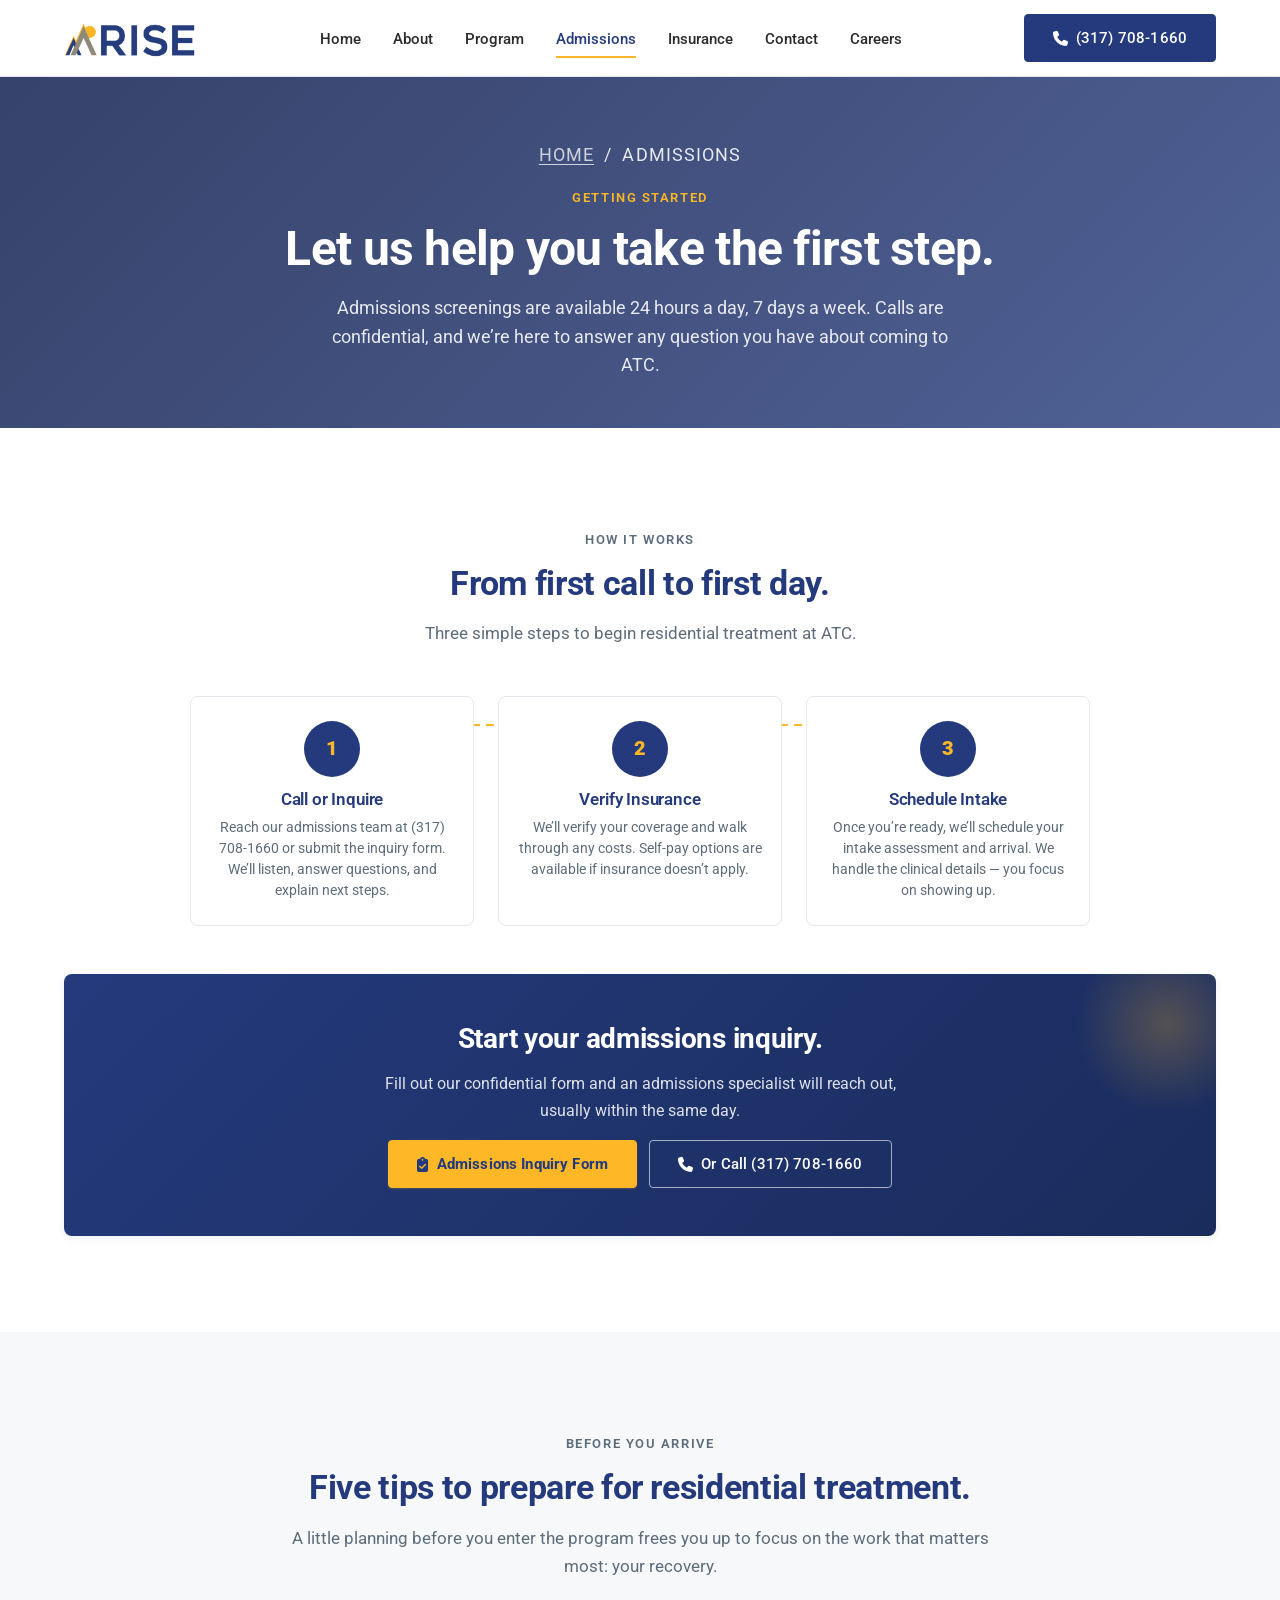
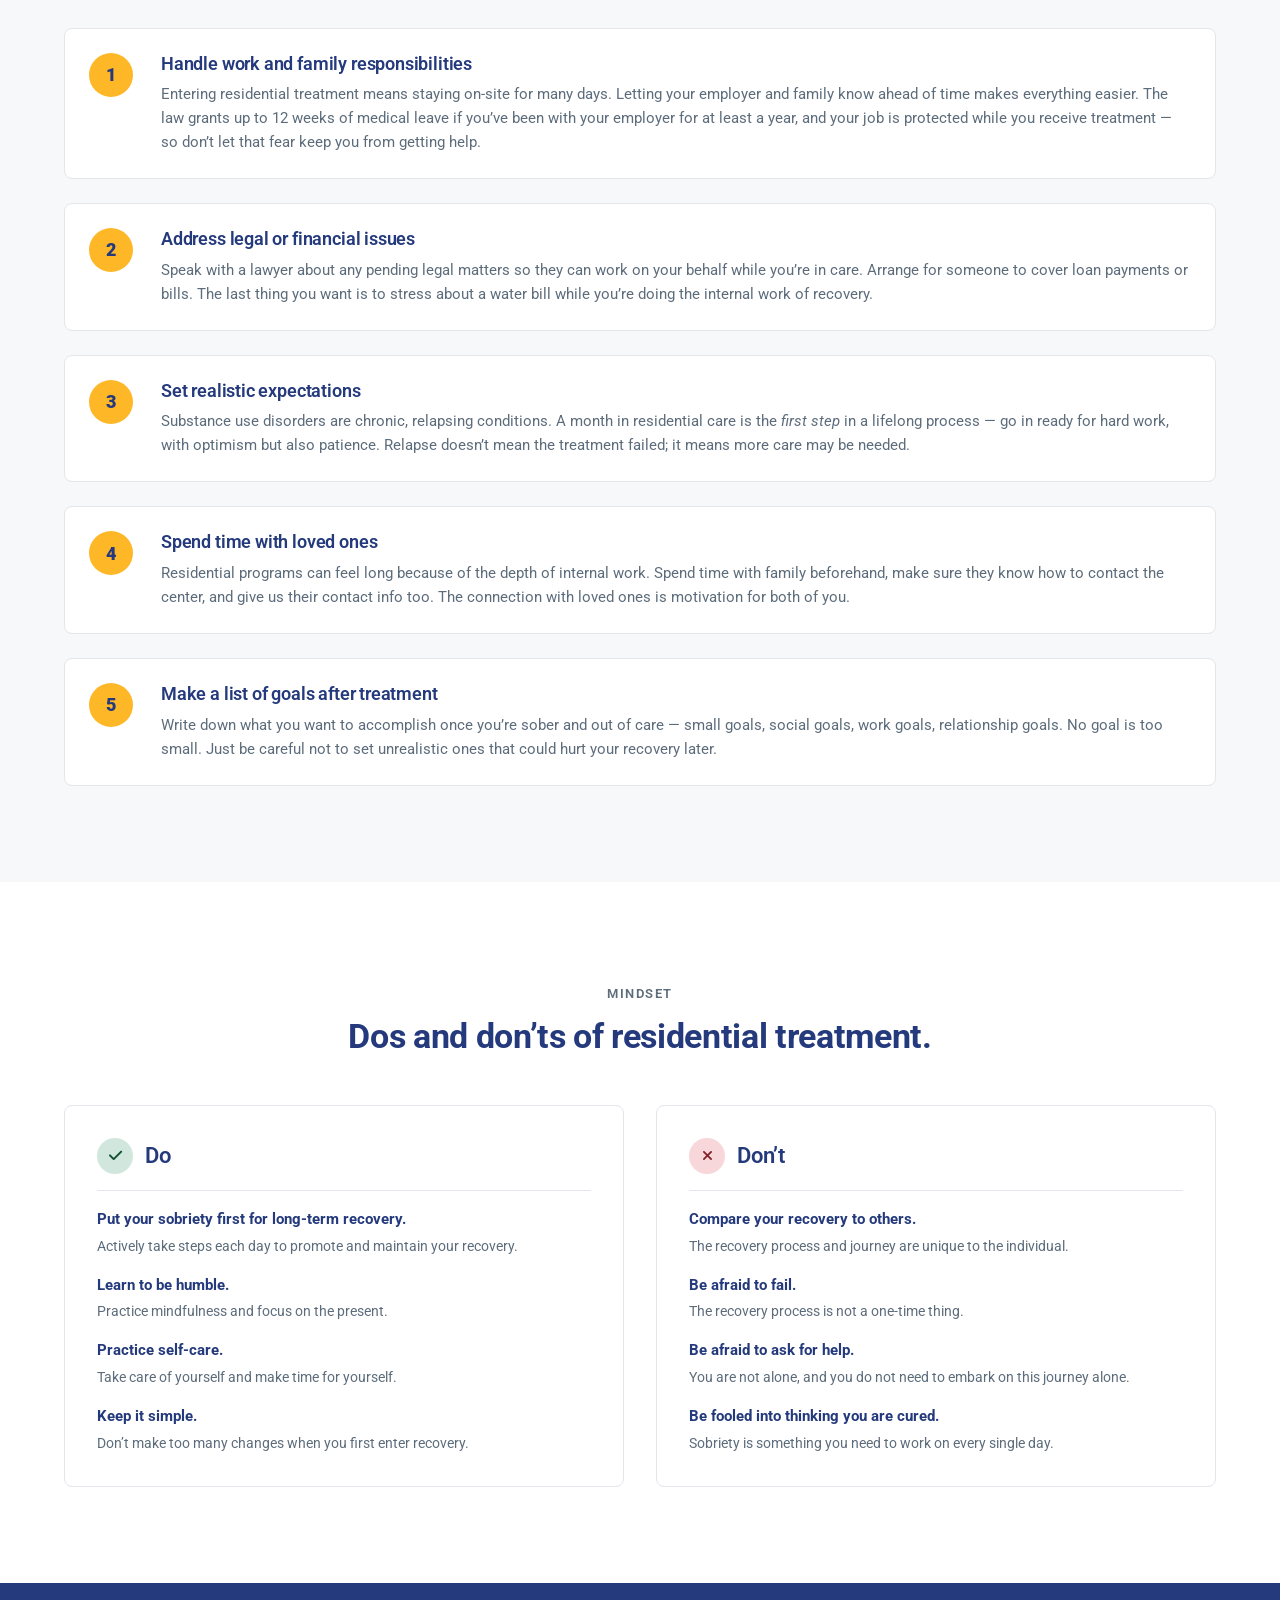
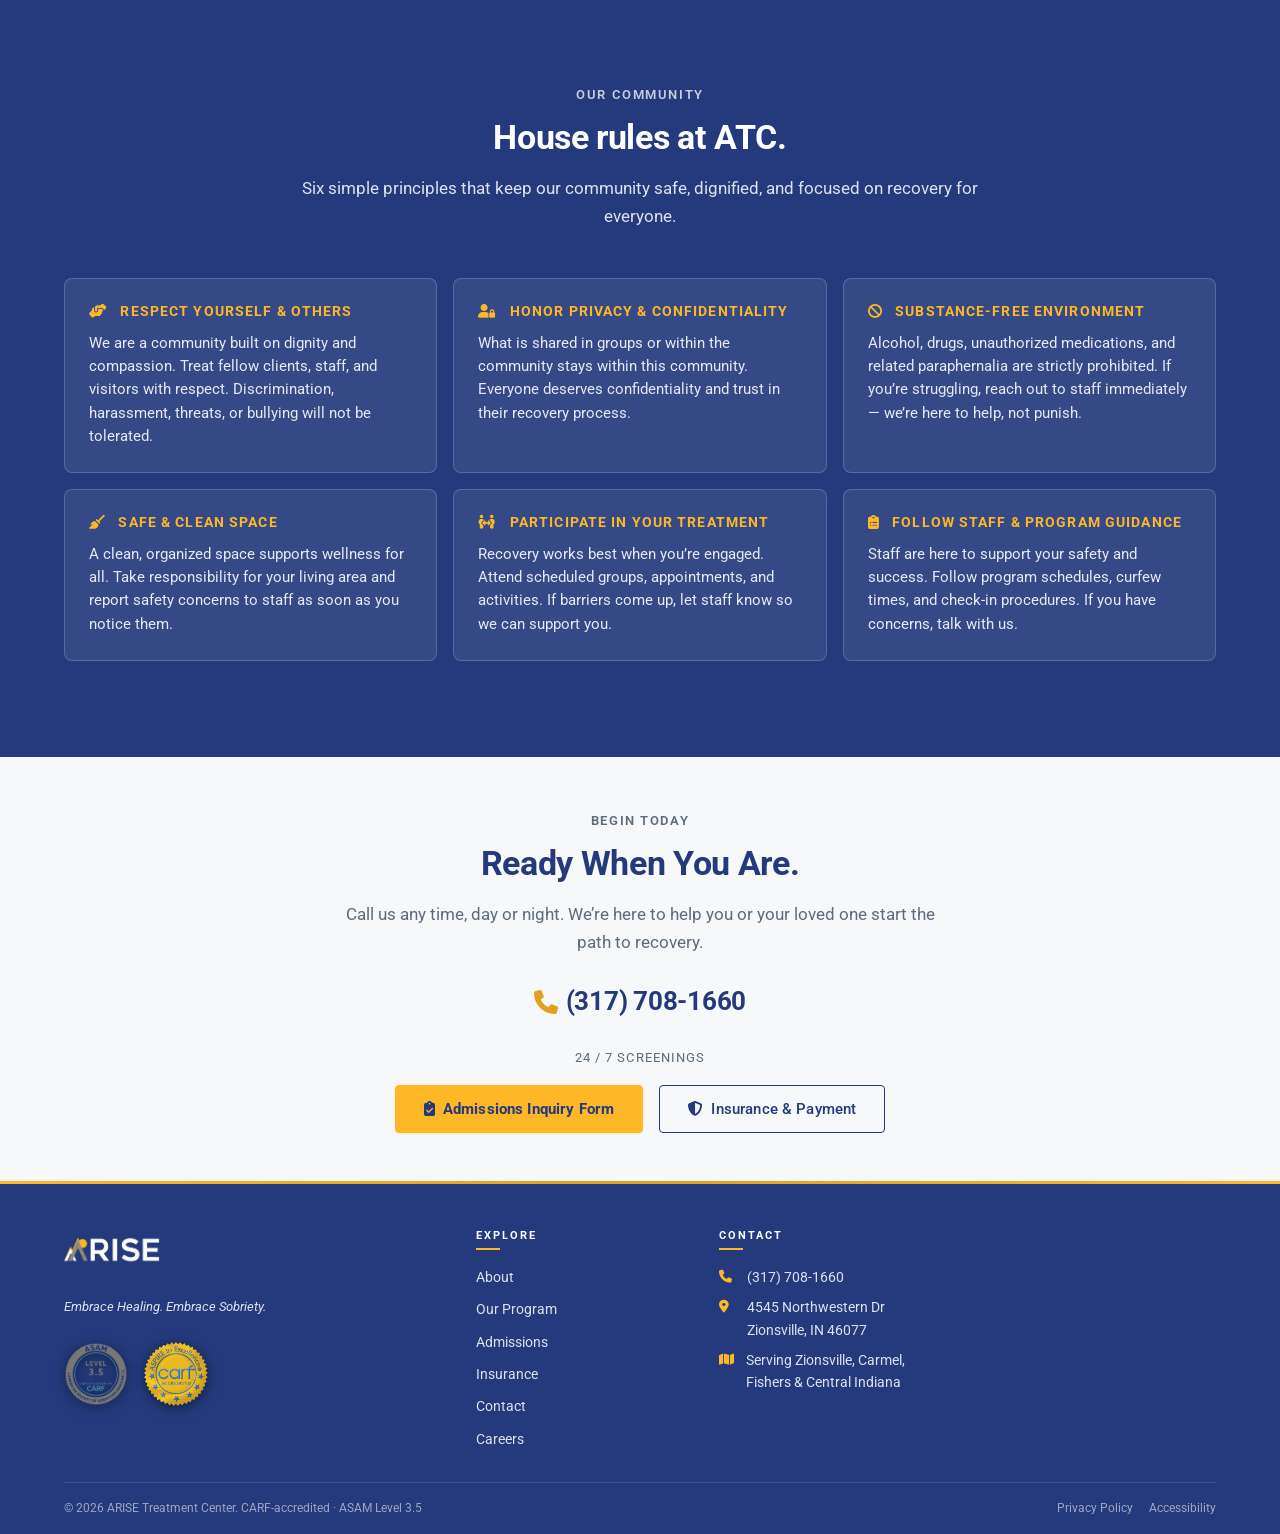
<file: admissions.html>
<!doctype html>
<html lang="en">
<head>
  <meta charset="utf-8">
  <meta name="viewport" content="width=device-width, initial-scale=1">
  <title>Admissions | ARISE Treatment Center</title>
  <meta name="description" content="How to prepare for residential addiction treatment at ARISE Treatment Center — tips, dos and don'ts, house rules, and admissions inquiry.">
  <meta name="theme-color" content="#243a7c">
  <link rel="icon" href="data:,">
  <link rel="preconnect" href="https://fonts.googleapis.com">
  <link rel="preconnect" href="https://fonts.gstatic.com" crossorigin>
  <link rel="stylesheet" href="https://fonts.googleapis.com/css2?family=Roboto:wght@400;500;700;900&display=swap">
  <link rel="stylesheet" href="https://cdnjs.cloudflare.com/ajax/libs/font-awesome/6.5.1/css/all.min.css" crossorigin="anonymous" referrerpolicy="no-referrer">
  <link rel="stylesheet" href="styles.css">
</head>
<body>
  <a class="skip-link" href="#main">Skip to main content</a>

  <header class="site-header" role="banner">
    <div class="container site-header__inner">
      <a class="site-header__logo" href="index.html" aria-label="ARISE Treatment Center home">
        <img src="FULL_WORD.png" alt="ARISE Treatment Center">
      </a>
      <nav class="site-nav" aria-label="Primary">
        <ul>
          <li><a href="index.html">Home</a></li>
          <li><a href="about.html">About</a></li>
          <li><a href="program.html">Program</a></li>
          <li><a href="admissions.html" aria-current="page">Admissions</a></li>
          <li><a href="insurance.html">Insurance</a></li>
          <li><a href="contact.html">Contact</a></li>
          <li><a href="careers.html">Careers</a></li>
        </ul>
      </nav>
      <a class="btn btn-secondary site-header__cta" href="tel:+13177081660">
        <i class="fa-solid fa-phone" aria-hidden="true"></i>
        (317) 708-1660
      </a>
      <button class="nav-toggle" type="button" aria-expanded="false" aria-controls="mobile-nav" aria-label="Toggle navigation menu">
        <span></span><span></span><span></span>
      </button>
    </div>
    <div class="mobile-nav" id="mobile-nav" aria-hidden="true">
      <ul>
        <li><a href="index.html">Home</a></li>
        <li><a href="about.html">About</a></li>
        <li><a href="program.html">Program</a></li>
        <li><a href="admissions.html" aria-current="page">Admissions</a></li>
        <li><a href="insurance.html">Insurance</a></li>
        <li><a href="contact.html">Contact</a></li>
        <li><a href="careers.html">Careers</a></li>
      </ul>
      <a class="btn btn-secondary mobile-nav__cta" href="tel:+13177081660">
        <i class="fa-solid fa-phone" aria-hidden="true"></i>
        Call (317) 708-1660
      </a>
    </div>
  </header>

  <main id="main">
    <section class="page-hero" aria-labelledby="admissions-heading">
      <div class="container">
        <div class="page-hero__inner">
          <p class="page-hero__crumbs"><a href="index.html">Home</a> &nbsp;/&nbsp; Admissions</p>
          <span class="eyebrow page-hero__eyebrow">Getting Started</span>
          <h1 id="admissions-heading">Let us help you take the first step.</h1>
          <p>Admissions screenings are available 24 hours a day, 7 days a week. Calls are confidential, and we&rsquo;re here to answer any question you have about coming to ATC.</p>
        </div>
      </div>
    </section>

    <!-- HOW IT WORKS (3 STEPS) -->
    <section class="section section--white" aria-labelledby="how-it-works-heading">
      <div class="container">
        <div class="section-heading">
          <span class="eyebrow">How It Works</span>
          <h2 id="how-it-works-heading">From first call to first day.</h2>
          <p>Three simple steps to begin residential treatment at ATC.</p>
        </div>

        <div class="timeline timeline--3">
          <div class="timeline__step">
            <span class="timeline__number">1</span>
            <h3>Call or Inquire</h3>
            <p>Reach our admissions team at (317) 708-1660 or submit the inquiry form. We&rsquo;ll listen, answer questions, and explain next steps.</p>
          </div>
          <div class="timeline__step">
            <span class="timeline__number">2</span>
            <h3>Verify Insurance</h3>
            <p>We&rsquo;ll verify your coverage and walk through any costs. Self-pay options are available if insurance doesn&rsquo;t apply.</p>
          </div>
          <div class="timeline__step">
            <span class="timeline__number">3</span>
            <h3>Schedule Intake</h3>
            <p>Once you&rsquo;re ready, we&rsquo;ll schedule your intake assessment and arrival. We handle the clinical details &mdash; you focus on showing up.</p>
          </div>
        </div>

        <div class="cta-inline" style="margin-top: var(--space-7);">
          <h3>Start your admissions inquiry.</h3>
          <p>Fill out our confidential form and an admissions specialist will reach out, usually within the same day.</p>
          <div class="cta-inline__actions">
            <a class="btn btn-primary" href="https://forms.office.com/r/SE4s00gVQ7" target="_blank" rel="noopener noreferrer">
              <i class="fa-solid fa-clipboard-check" aria-hidden="true"></i>
              Admissions Inquiry Form
            </a>
            <a class="btn btn-outline" href="tel:+13177081660">
              <i class="fa-solid fa-phone" aria-hidden="true"></i>
              Or Call (317) 708-1660
            </a>
          </div>
        </div>
      </div>
    </section>

    <!-- 5 TIPS TO PREPARE -->
    <section class="section section--off-white" aria-labelledby="prepare-heading">
      <div class="container">
        <div class="section-heading">
          <span class="eyebrow">Before You Arrive</span>
          <h2 id="prepare-heading">Five tips to prepare for residential treatment.</h2>
          <p>A little planning before you enter the program frees you up to focus on the work that matters most: your recovery.</p>
        </div>

        <div class="prep-list">
          <div class="prep-item">
            <span class="prep-item__num">1</span>
            <div>
              <h3>Handle work and family responsibilities</h3>
              <p>Entering residential treatment means staying on-site for many days. Letting your employer and family know ahead of time makes everything easier. The law grants up to 12 weeks of medical leave if you&rsquo;ve been with your employer for at least a year, and your job is protected while you receive treatment &mdash; so don&rsquo;t let that fear keep you from getting help.</p>
            </div>
          </div>
          <div class="prep-item">
            <span class="prep-item__num">2</span>
            <div>
              <h3>Address legal or financial issues</h3>
              <p>Speak with a lawyer about any pending legal matters so they can work on your behalf while you&rsquo;re in care. Arrange for someone to cover loan payments or bills. The last thing you want is to stress about a water bill while you&rsquo;re doing the internal work of recovery.</p>
            </div>
          </div>
          <div class="prep-item">
            <span class="prep-item__num">3</span>
            <div>
              <h3>Set realistic expectations</h3>
              <p>Substance use disorders are chronic, relapsing conditions. A month in residential care is the <em>first step</em> in a lifelong process &mdash; go in ready for hard work, with optimism but also patience. Relapse doesn&rsquo;t mean the treatment failed; it means more care may be needed.</p>
            </div>
          </div>
          <div class="prep-item">
            <span class="prep-item__num">4</span>
            <div>
              <h3>Spend time with loved ones</h3>
              <p>Residential programs can feel long because of the depth of internal work. Spend time with family beforehand, make sure they know how to contact the center, and give us their contact info too. The connection with loved ones is motivation for both of you.</p>
            </div>
          </div>
          <div class="prep-item">
            <span class="prep-item__num">5</span>
            <div>
              <h3>Make a list of goals after treatment</h3>
              <p>Write down what you want to accomplish once you&rsquo;re sober and out of care &mdash; small goals, social goals, work goals, relationship goals. No goal is too small. Just be careful not to set unrealistic ones that could hurt your recovery later.</p>
            </div>
          </div>
        </div>
      </div>
    </section>

    <!-- DOS AND DON'TS -->
    <section class="section section--white" aria-labelledby="dos-donts-heading">
      <div class="container">
        <div class="section-heading">
          <span class="eyebrow">Mindset</span>
          <h2 id="dos-donts-heading">Dos and don&rsquo;ts of residential treatment.</h2>
        </div>

        <div class="dos-donts">
          <div class="dos-donts__col dos-donts__col--do">
            <div class="dos-donts__header">
              <i class="fa-solid fa-check" aria-hidden="true"></i>
              <h3>Do</h3>
            </div>
            <div class="dos-donts__item">
              <strong>Put your sobriety first for long-term recovery.</strong>
              <p>Actively take steps each day to promote and maintain your recovery.</p>
            </div>
            <div class="dos-donts__item">
              <strong>Learn to be humble.</strong>
              <p>Practice mindfulness and focus on the present.</p>
            </div>
            <div class="dos-donts__item">
              <strong>Practice self-care.</strong>
              <p>Take care of yourself and make time for yourself.</p>
            </div>
            <div class="dos-donts__item">
              <strong>Keep it simple.</strong>
              <p>Don&rsquo;t make too many changes when you first enter recovery.</p>
            </div>
          </div>

          <div class="dos-donts__col dos-donts__col--dont">
            <div class="dos-donts__header">
              <i class="fa-solid fa-xmark" aria-hidden="true"></i>
              <h3>Don&rsquo;t</h3>
            </div>
            <div class="dos-donts__item">
              <strong>Compare your recovery to others.</strong>
              <p>The recovery process and journey are unique to the individual.</p>
            </div>
            <div class="dos-donts__item">
              <strong>Be afraid to fail.</strong>
              <p>The recovery process is not a one-time thing.</p>
            </div>
            <div class="dos-donts__item">
              <strong>Be afraid to ask for help.</strong>
              <p>You are not alone, and you do not need to embark on this journey alone.</p>
            </div>
            <div class="dos-donts__item">
              <strong>Be fooled into thinking you are cured.</strong>
              <p>Sobriety is something you need to work on every single day.</p>
            </div>
          </div>
        </div>
      </div>
    </section>

    <!-- HOUSE RULES (NAVY BG) -->
    <section class="section section--navy" aria-labelledby="house-rules-heading">
      <div class="container">
        <div class="section-heading">
          <span class="eyebrow">Our Community</span>
          <h2 id="house-rules-heading">House rules at ATC.</h2>
          <p>Six simple principles that keep our community safe, dignified, and focused on recovery for everyone.</p>
        </div>

        <div class="rules-grid">
          <div class="rule">
            <h3><i class="fa-solid fa-handshake-angle" aria-hidden="true"></i> &nbsp; Respect Yourself &amp; Others</h3>
            <p>We are a community built on dignity and compassion. Treat fellow clients, staff, and visitors with respect. Discrimination, harassment, threats, or bullying will not be tolerated.</p>
          </div>
          <div class="rule">
            <h3><i class="fa-solid fa-user-lock" aria-hidden="true"></i> &nbsp; Honor Privacy &amp; Confidentiality</h3>
            <p>What is shared in groups or within the community stays within this community. Everyone deserves confidentiality and trust in their recovery process.</p>
          </div>
          <div class="rule">
            <h3><i class="fa-solid fa-ban" aria-hidden="true"></i> &nbsp; Substance-Free Environment</h3>
            <p>Alcohol, drugs, unauthorized medications, and related paraphernalia are strictly prohibited. If you&rsquo;re struggling, reach out to staff immediately &mdash; we&rsquo;re here to help, not punish.</p>
          </div>
          <div class="rule">
            <h3><i class="fa-solid fa-broom" aria-hidden="true"></i> &nbsp; Safe &amp; Clean Space</h3>
            <p>A clean, organized space supports wellness for all. Take responsibility for your living area and report safety concerns to staff as soon as you notice them.</p>
          </div>
          <div class="rule">
            <h3><i class="fa-solid fa-people-arrows" aria-hidden="true"></i> &nbsp; Participate in Your Treatment</h3>
            <p>Recovery works best when you&rsquo;re engaged. Attend scheduled groups, appointments, and activities. If barriers come up, let staff know so we can support you.</p>
          </div>
          <div class="rule">
            <h3><i class="fa-solid fa-clipboard-list" aria-hidden="true"></i> &nbsp; Follow Staff &amp; Program Guidance</h3>
            <p>Staff are here to support your safety and success. Follow program schedules, curfew times, and check-in procedures. If you have concerns, talk with us.</p>
          </div>
        </div>
      </div>
    </section>

    <section class="cta-band section" aria-labelledby="admissions-cta-heading">
      <div class="container">
        <span class="eyebrow">Begin Today</span>
        <h2 id="admissions-cta-heading">Ready When You Are.</h2>
        <p>Call us any time, day or night. We&rsquo;re here to help you or your loved one start the path to recovery.</p>

        <a class="cta-band__phone" href="tel:+13177081660">
          <i class="fa-solid fa-phone" aria-hidden="true"></i>
          (317) 708-1660
        </a>
        <span class="cta-band__available">24 / 7 Screenings</span>

        <div class="cta-band__actions">
          <a class="btn btn-primary" href="https://forms.office.com/r/SE4s00gVQ7" target="_blank" rel="noopener noreferrer">
            <i class="fa-solid fa-clipboard-check" aria-hidden="true"></i>
            Admissions Inquiry Form
          </a>
          <a class="btn btn-outline" href="insurance.html">
            <i class="fa-solid fa-shield-halved" aria-hidden="true"></i>
            Insurance &amp; Payment
          </a>
        </div>
      </div>
    </section>
  </main>

  <footer class="site-footer" role="contentinfo">
    <div class="container">
      <div class="site-footer__grid">
        <div>
          <a class="site-footer__brand" href="index.html"><img src="FULL_WORD_w.png" alt="ARISE Treatment Center"></a>
          <p class="site-footer__tagline">Embrace Healing. Embrace Sobriety.</p>
          <div class="site-footer__seals">
            <img src="asam-level-35.png" alt="ASAM Level 3.5 Certification by CARF">
            <img src="carf-accredited.png" alt="CARF Accredited">
          </div>
        </div>
        <div>
          <h3>Explore</h3>
          <ul>
            <li><a href="about.html">About</a></li>
            <li><a href="program.html">Our Program</a></li>
            <li><a href="admissions.html">Admissions</a></li>
            <li><a href="insurance.html">Insurance</a></li>
            <li><a href="contact.html">Contact</a></li>
            <li><a href="careers.html">Careers</a></li>
          </ul>
        </div>
        <div>
          <h3>Contact</h3>
          <div class="site-footer__contact">
            <div class="site-footer__contact-line">
              <i class="fa-solid fa-phone" aria-hidden="true"></i>
              <a href="tel:+13177081660">(317) 708-1660</a>
            </div>
            <div class="site-footer__contact-line">
              <i class="fa-solid fa-location-dot" aria-hidden="true"></i>
              <span>4545 Northwestern Dr<br>Zionsville, IN 46077</span>
            </div>
            <div class="site-footer__contact-line">
              <i class="fa-solid fa-map" aria-hidden="true"></i>
              <span>Serving Zionsville, Carmel, Fishers &amp; Central Indiana</span>
            </div>
          </div>
        </div>
      </div>
      <div class="site-footer__bottom">
        <span>&copy; 2026 ARISE Treatment Center. CARF-accredited &middot; ASAM Level 3.5</span>
        <div class="site-footer__bottom-links">
          <a href="privacy.html">Privacy Policy</a>
          <a href="accessibility.html">Accessibility</a>
        </div>
      </div>
    </div>
  </footer>

  <a class="sticky-call" href="tel:+13177081660" aria-label="Call ARISE Treatment Center at (317) 708-1660">
    <i class="fa-solid fa-phone" aria-hidden="true"></i>
    <span>Call Now</span>
  </a>

  <script src="main.js" defer></script>
</body>
</html>
</file>
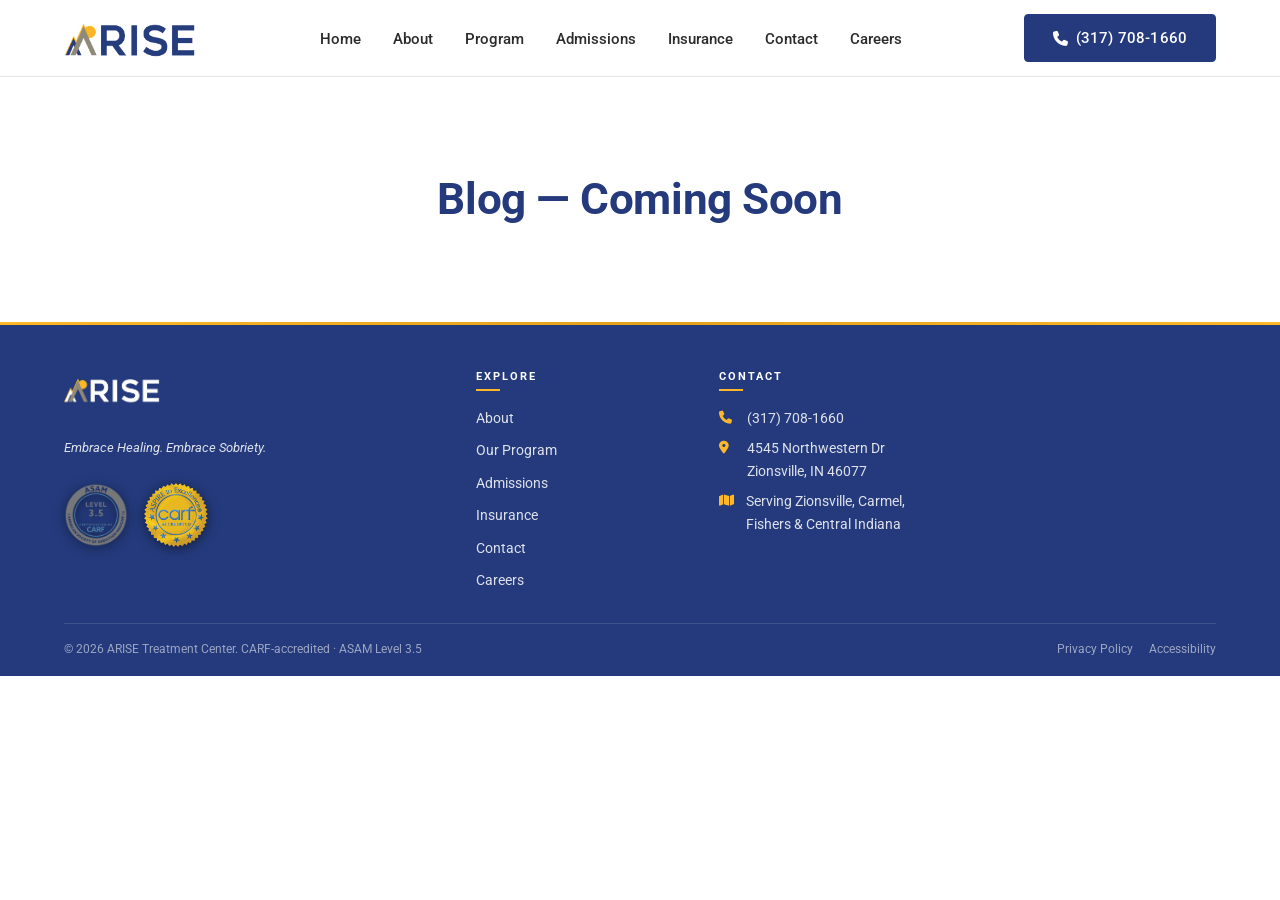
<file: blog.html>
<!doctype html>
<html lang="en">
<head>
  <meta charset="utf-8">
  <meta name="viewport" content="width=device-width, initial-scale=1">
  <title>Blog | ARISE Treatment Center</title>
  <meta name="description" content="Stories, resources, and insights from the ARISE Treatment Center team.">
  <meta name="theme-color" content="#243a7c">
  <link rel="icon" href="data:,">
  <link rel="preconnect" href="https://fonts.googleapis.com">
  <link rel="preconnect" href="https://fonts.gstatic.com" crossorigin>
  <link rel="stylesheet" href="https://fonts.googleapis.com/css2?family=Roboto:wght@400;500;700;900&display=swap">
  <link rel="stylesheet" href="https://cdnjs.cloudflare.com/ajax/libs/font-awesome/6.5.1/css/all.min.css" crossorigin="anonymous" referrerpolicy="no-referrer">
  <link rel="stylesheet" href="styles.css">
</head>
<body>
  <a class="skip-link" href="#main">Skip to main content</a>

  <header class="site-header" role="banner">
    <div class="container site-header__inner">
      <a class="site-header__logo" href="index.html" aria-label="ARISE Treatment Center home">
        <img src="FULL_WORD.png" alt="ARISE Treatment Center">
      </a>
      <nav class="site-nav" aria-label="Primary">
        <ul>
          <li><a href="index.html">Home</a></li>
          <li><a href="about.html">About</a></li>
          <li><a href="program.html">Program</a></li>
          <li><a href="admissions.html">Admissions</a></li>
          <li><a href="insurance.html">Insurance</a></li>
          <li><a href="contact.html">Contact</a></li>
          <li><a href="careers.html">Careers</a></li>
        </ul>
      </nav>
      <a class="btn btn-secondary site-header__cta" href="tel:+13177081660">
        <i class="fa-solid fa-phone" aria-hidden="true"></i>
        (317) 708-1660
      </a>
      <button class="nav-toggle" type="button" aria-expanded="false" aria-controls="mobile-nav" aria-label="Toggle navigation menu">
        <span></span><span></span><span></span>
      </button>
    </div>
    <div class="mobile-nav" id="mobile-nav" aria-hidden="true">
      <ul>
        <li><a href="index.html">Home</a></li>
        <li><a href="about.html">About</a></li>
        <li><a href="program.html">Program</a></li>
        <li><a href="admissions.html">Admissions</a></li>
        <li><a href="insurance.html">Insurance</a></li>
        <li><a href="contact.html">Contact</a></li>
        <li><a href="careers.html">Careers</a></li>
      </ul>
      <a class="btn btn-secondary mobile-nav__cta" href="tel:+13177081660">
        <i class="fa-solid fa-phone" aria-hidden="true"></i>
        Call (317) 708-1660
      </a>
    </div>
  </header>

  <main id="main" class="section">
    <div class="container text-center">
      <h1>Blog &mdash; Coming Soon</h1>
    </div>
  </main>

    <footer class="site-footer" role="contentinfo">
    <div class="container">
      <div class="site-footer__grid">
        <div>
          <a class="site-footer__brand" href="index.html"><img src="FULL_WORD_w.png" alt="ARISE Treatment Center"></a>
          <p class="site-footer__tagline">Embrace Healing. Embrace Sobriety.</p>
          <div class="site-footer__seals">
            <img src="asam-level-35.png" alt="ASAM Level 3.5 Certification by CARF">
            <img src="carf-accredited.png" alt="CARF Accredited">
          </div>
        </div>

        <div>
          <h3>Explore</h3>
          <ul>
            <li><a href="about.html">About</a></li>
            <li><a href="program.html">Our Program</a></li>
            <li><a href="admissions.html">Admissions</a></li>
            <li><a href="insurance.html">Insurance</a></li>
            <li><a href="contact.html">Contact</a></li>
            <li><a href="careers.html">Careers</a></li>
          </ul>
        </div>

        <div>
          <h3>Contact</h3>
          <div class="site-footer__contact">
            <div class="site-footer__contact-line">
              <i class="fa-solid fa-phone" aria-hidden="true"></i>
              <a href="tel:+13177081660">(317) 708-1660</a>
            </div>
            <div class="site-footer__contact-line">
              <i class="fa-solid fa-location-dot" aria-hidden="true"></i>
              <span>4545 Northwestern Dr<br>Zionsville, IN 46077</span>
            </div>
            <div class="site-footer__contact-line">
              <i class="fa-solid fa-map" aria-hidden="true"></i>
              <span>Serving Zionsville, Carmel, Fishers &amp; Central Indiana</span>
            </div>
          </div>
        </div>
      </div>

      <div class="site-footer__bottom">
        <span>&copy; 2026 ARISE Treatment Center. CARF-accredited &middot; ASAM Level 3.5</span>
        <div class="site-footer__bottom-links">
          <a href="privacy.html">Privacy Policy</a>
          <a href="accessibility.html">Accessibility</a>
        </div>
      </div>
    </div>
  </footer>

  <a class="sticky-call" href="tel:+13177081660" aria-label="Call ARISE Treatment Center at (317) 708-1660">
    <i class="fa-solid fa-phone" aria-hidden="true"></i>
    <span>Call Now</span>
  </a>

  <script src="main.js" defer></script>
</body>
</html>
</file>
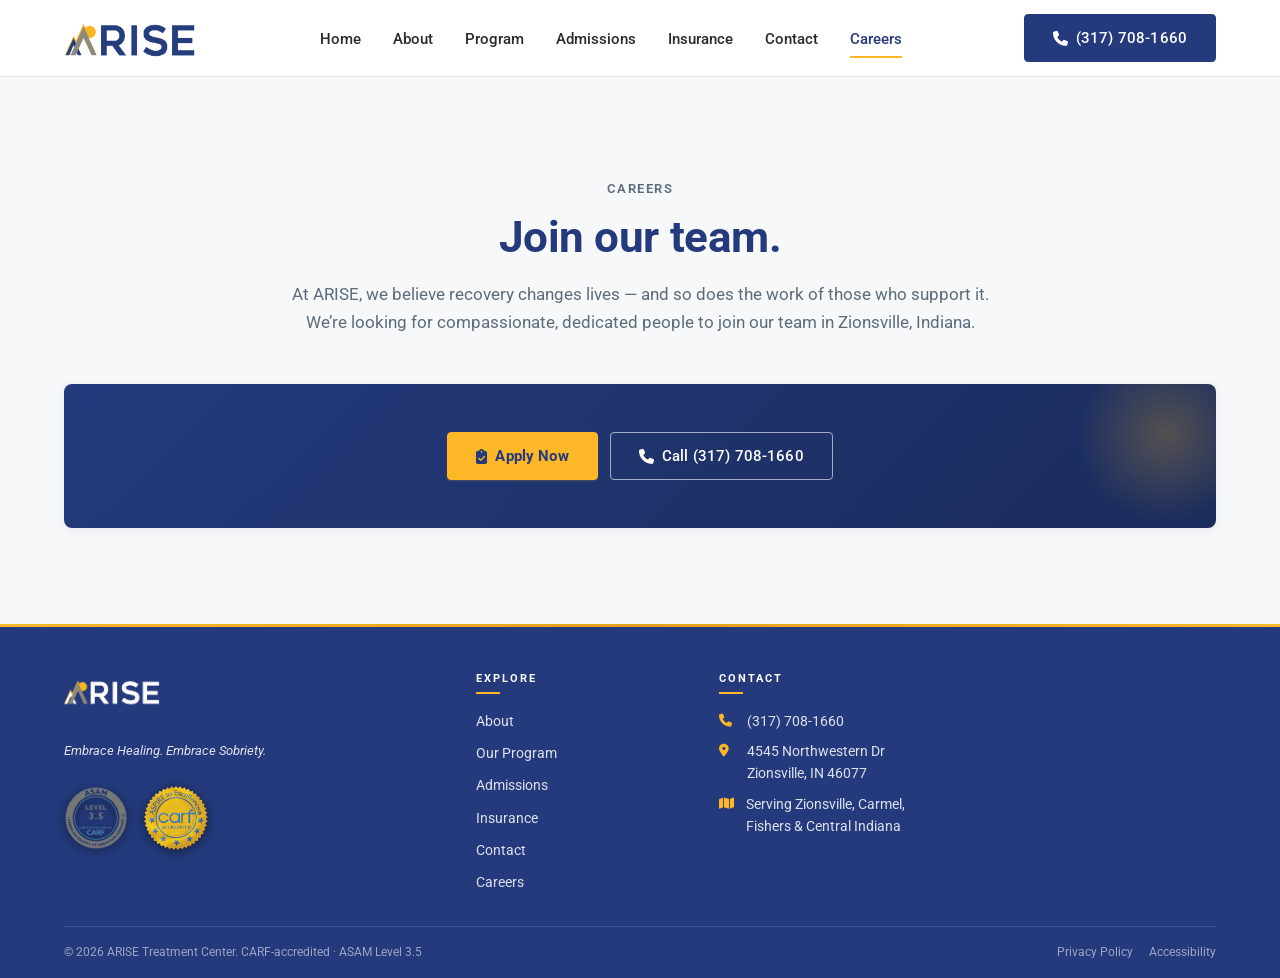
<file: careers.html>
<!doctype html>
<html lang="en">
<head>
  <meta charset="utf-8">
  <meta name="viewport" content="width=device-width, initial-scale=1">
  <title>Careers | ARISE Treatment Center</title>
  <meta name="description" content="Join the team at ARISE Treatment Center — meaningful work supporting recovery in Central Indiana.">
  <meta name="theme-color" content="#243a7c">
  <link rel="icon" href="data:,">
  <link rel="preconnect" href="https://fonts.googleapis.com">
  <link rel="preconnect" href="https://fonts.gstatic.com" crossorigin>
  <link rel="stylesheet" href="https://fonts.googleapis.com/css2?family=Roboto:wght@400;500;700;900&display=swap">
  <link rel="stylesheet" href="https://cdnjs.cloudflare.com/ajax/libs/font-awesome/6.5.1/css/all.min.css" crossorigin="anonymous" referrerpolicy="no-referrer">
  <link rel="stylesheet" href="styles.css">
</head>
<body>
  <a class="skip-link" href="#main">Skip to main content</a>

  <header class="site-header" role="banner">
    <div class="container site-header__inner">
      <a class="site-header__logo" href="index.html" aria-label="ARISE Treatment Center home">
        <img src="FULL_WORD.png" alt="ARISE Treatment Center">
      </a>
      <nav class="site-nav" aria-label="Primary">
        <ul>
          <li><a href="index.html">Home</a></li>
          <li><a href="about.html">About</a></li>
          <li><a href="program.html">Program</a></li>
          <li><a href="admissions.html">Admissions</a></li>
          <li><a href="insurance.html">Insurance</a></li>
          <li><a href="contact.html">Contact</a></li>
          <li><a href="careers.html" aria-current="page">Careers</a></li>
        </ul>
      </nav>
      <a class="btn btn-secondary site-header__cta" href="tel:+13177081660">
        <i class="fa-solid fa-phone" aria-hidden="true"></i>
        (317) 708-1660
      </a>
      <button class="nav-toggle" type="button" aria-expanded="false" aria-controls="mobile-nav" aria-label="Toggle navigation menu">
        <span></span><span></span><span></span>
      </button>
    </div>
    <div class="mobile-nav" id="mobile-nav" aria-hidden="true">
      <ul>
        <li><a href="index.html">Home</a></li>
        <li><a href="about.html">About</a></li>
        <li><a href="program.html">Program</a></li>
        <li><a href="admissions.html">Admissions</a></li>
        <li><a href="insurance.html">Insurance</a></li>
        <li><a href="contact.html">Contact</a></li>
        <li><a href="careers.html" aria-current="page">Careers</a></li>
      </ul>
      <a class="btn btn-secondary mobile-nav__cta" href="tel:+13177081660">
        <i class="fa-solid fa-phone" aria-hidden="true"></i>
        Call (317) 708-1660
      </a>
    </div>
  </header>

  <main id="main">
    <section class="section section--off-white">
      <div class="container">
        <div class="section-heading">
          <span class="eyebrow">Careers</span>
          <h1>Join our team.</h1>
          <p>At ARISE, we believe recovery changes lives — and so does the work of those who support it. We&rsquo;re looking for compassionate, dedicated people to join our team in Zionsville, Indiana.</p>
        </div>

        <div class="cta-inline">
          <div class="cta-inline__actions">
            <a class="btn btn-primary" href="https://arisetreatmentcenter.bamboohr.com/careers/">
              <i class="fa-solid fa-clipboard-check" aria-hidden="true"></i>
              Apply Now
            </a>
            <a class="btn btn-outline" href="tel:+13177081660">
              <i class="fa-solid fa-phone" aria-hidden="true"></i>
              Call (317) 708-1660
            </a>
          </div>
        </div>
      </div>
    </section>
  </main>

  <footer class="site-footer" role="contentinfo">
    <div class="container">
      <div class="site-footer__grid">
        <div>
          <a class="site-footer__brand" href="index.html"><img src="FULL_WORD_w.png" alt="ARISE Treatment Center"></a>
          <p class="site-footer__tagline">Embrace Healing. Embrace Sobriety.</p>
          <div class="site-footer__seals">
            <img src="asam-level-35.png" alt="ASAM Level 3.5 Certification by CARF">
            <img src="carf-accredited.png" alt="CARF Accredited">
          </div>
        </div>

        <div>
          <h3>Explore</h3>
          <ul>
            <li><a href="about.html">About</a></li>
            <li><a href="program.html">Our Program</a></li>
            <li><a href="admissions.html">Admissions</a></li>
            <li><a href="insurance.html">Insurance</a></li>
            <li><a href="contact.html">Contact</a></li>
            <li><a href="careers.html">Careers</a></li>
          </ul>
        </div>

        <div>
          <h3>Contact</h3>
          <div class="site-footer__contact">
            <div class="site-footer__contact-line">
              <i class="fa-solid fa-phone" aria-hidden="true"></i>
              <a href="tel:+13177081660">(317) 708-1660</a>
            </div>
            <div class="site-footer__contact-line">
              <i class="fa-solid fa-location-dot" aria-hidden="true"></i>
              <span>4545 Northwestern Dr<br>Zionsville, IN 46077</span>
            </div>
            <div class="site-footer__contact-line">
              <i class="fa-solid fa-map" aria-hidden="true"></i>
              <span>Serving Zionsville, Carmel, Fishers &amp; Central Indiana</span>
            </div>
          </div>
        </div>
      </div>

      <div class="site-footer__bottom">
        <span>&copy; 2026 ARISE Treatment Center. CARF-accredited &middot; ASAM Level 3.5</span>
        <div class="site-footer__bottom-links">
          <a href="privacy.html">Privacy Policy</a>
          <a href="accessibility.html">Accessibility</a>
        </div>
      </div>
    </div>
  </footer>

  <a class="sticky-call" href="tel:+13177081660" aria-label="Call ARISE Treatment Center at (317) 708-1660">
    <i class="fa-solid fa-phone" aria-hidden="true"></i>
    <span>Call Now.</span>
  </a>

  <script src="main.js" defer></script>
</body>
</html>
</file>
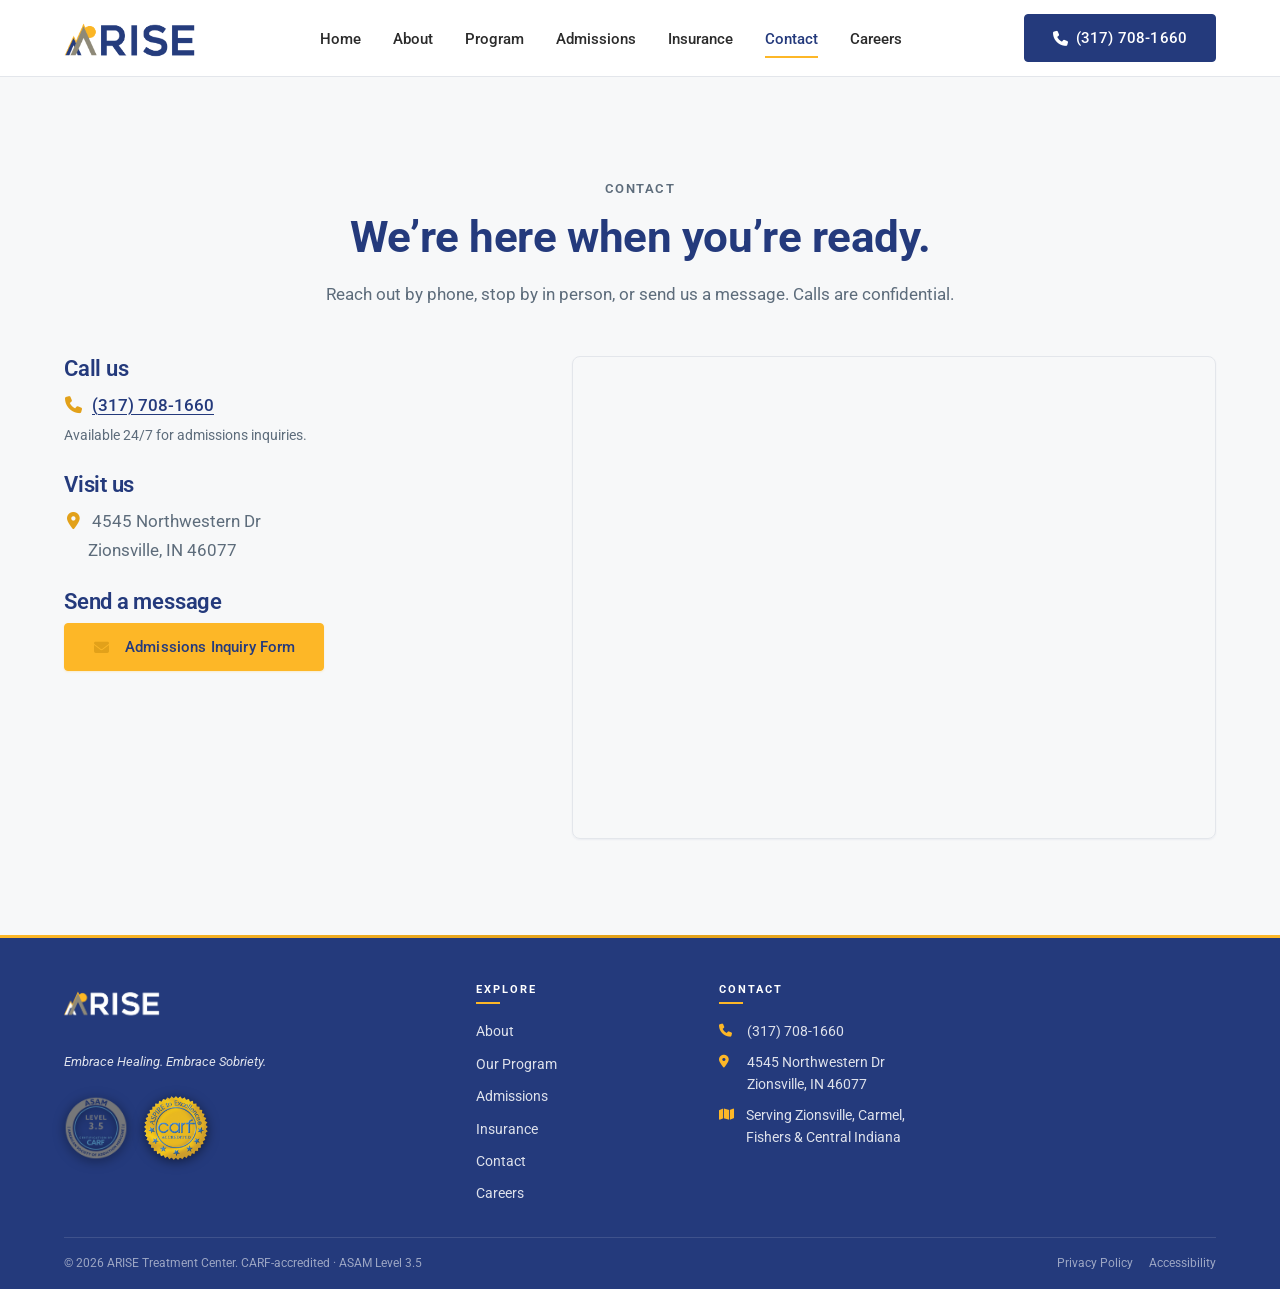
<file: contact.html>
<!doctype html>
<html lang="en">
<head>
  <meta charset="utf-8">
  <meta name="viewport" content="width=device-width, initial-scale=1">
  <title>Contact | ARISE Treatment Center</title>
  <meta name="description" content="Contact ARISE Treatment Center — phone, address, and inquiry form.">
  <meta name="theme-color" content="#243a7c">
  <link rel="icon" href="data:,">
  <link rel="preconnect" href="https://fonts.googleapis.com">
  <link rel="preconnect" href="https://fonts.gstatic.com" crossorigin>
  <link rel="stylesheet" href="https://fonts.googleapis.com/css2?family=Roboto:wght@400;500;700;900&display=swap">
  <link rel="stylesheet" href="https://cdnjs.cloudflare.com/ajax/libs/font-awesome/6.5.1/css/all.min.css" crossorigin="anonymous" referrerpolicy="no-referrer">
  <link rel="stylesheet" href="styles.css">
</head>
<body>
  <a class="skip-link" href="#main">Skip to main content</a>

  <header class="site-header" role="banner">
    <div class="container site-header__inner">
      <a class="site-header__logo" href="index.html" aria-label="ARISE Treatment Center home">
        <img src="FULL_WORD.png" alt="ARISE Treatment Center">
      </a>
      <nav class="site-nav" aria-label="Primary">
        <ul>
          <li><a href="index.html">Home</a></li>
          <li><a href="about.html">About</a></li>
          <li><a href="program.html">Program</a></li>
          <li><a href="admissions.html">Admissions</a></li>
          <li><a href="insurance.html">Insurance</a></li>
          <li><a href="contact.html" aria-current="page">Contact</a></li>
          <li><a href="careers.html">Careers</a></li>
        </ul>
      </nav>
      <a class="btn btn-secondary site-header__cta" href="tel:+13177081660">
        <i class="fa-solid fa-phone" aria-hidden="true"></i>
        (317) 708-1660
      </a>
      <button class="nav-toggle" type="button" aria-expanded="false" aria-controls="mobile-nav" aria-label="Toggle navigation menu">
        <span></span><span></span><span></span>
      </button>
    </div>
    <div class="mobile-nav" id="mobile-nav" aria-hidden="true">
      <ul>
        <li><a href="index.html">Home</a></li>
        <li><a href="about.html">About</a></li>
        <li><a href="program.html">Program</a></li>
        <li><a href="admissions.html">Admissions</a></li>
        <li><a href="insurance.html">Insurance</a></li>
        <li><a href="contact.html" aria-current="page">Contact</a></li>
        <li><a href="careers.html">Careers</a></li>
      </ul>
      <a class="btn btn-secondary mobile-nav__cta" href="tel:+13177081660">
        <i class="fa-solid fa-phone" aria-hidden="true"></i>
        Call (317) 708-1660
      </a>
    </div>
  </header>

  <main id="main">
    <section class="section section--off-white">
      <div class="container">
        <div class="section-heading">
          <span class="eyebrow">Contact</span>
          <h1>We&rsquo;re here when you&rsquo;re ready.</h1>
          <p>Reach out by phone, stop by in person, or send us a message. Calls are confidential.</p>
        </div>

        <div class="contact-grid">
          <div class="contact-info">
            <h3>Call us</h3>
            <p>
              <i class="fa-solid fa-phone" aria-hidden="true"></i>
              <a href="tel:+13177081660">(317) 708-1660</a><br>
              <small>Available 24/7 for admissions inquiries.</small>
            </p>

            <h3>Visit us</h3>
            <address>
              <i class="fa-solid fa-location-dot" aria-hidden="true"></i>
              4545 Northwestern Dr<br>
              <span style="padding-left: 24px;">Zionsville, IN 46077</span>
            </address>

            <h3>Send a message</h3>
            <p>
              <a class="btn btn-primary" href="https://forms.office.com/r/SE4s00gVQ7" target="_blank" rel="noopener noreferrer">
                <i class="fa-solid fa-envelope" aria-hidden="true"></i>
                Admissions Inquiry Form
              </a>
            </p>
          </div>

          <div class="map-embed">
            <iframe
              title="Map to ARISE Treatment Center, 4545 Northwestern Dr, Zionsville, IN 46077"
              src="https://www.google.com/maps?q=4545+Northwestern+Dr,+Zionsville,+IN+46077&output=embed"
              loading="lazy"
              referrerpolicy="no-referrer-when-downgrade"
              allowfullscreen></iframe>
          </div>
        </div>
      </div>
    </section>
  </main>

    <footer class="site-footer" role="contentinfo">
    <div class="container">
      <div class="site-footer__grid">
        <div>
          <a class="site-footer__brand" href="index.html"><img src="FULL_WORD_w.png" alt="ARISE Treatment Center"></a>
          <p class="site-footer__tagline">Embrace Healing. Embrace Sobriety.</p>
          <div class="site-footer__seals">
            <img src="asam-level-35.png" alt="ASAM Level 3.5 Certification by CARF">
            <img src="carf-accredited.png" alt="CARF Accredited">
          </div>
        </div>

        <div>
          <h3>Explore</h3>
          <ul>
            <li><a href="about.html">About</a></li>
            <li><a href="program.html">Our Program</a></li>
            <li><a href="admissions.html">Admissions</a></li>
            <li><a href="insurance.html">Insurance</a></li>
            <li><a href="contact.html">Contact</a></li>
            <li><a href="careers.html">Careers</a></li>
          </ul>
        </div>

        <div>
          <h3>Contact</h3>
          <div class="site-footer__contact">
            <div class="site-footer__contact-line">
              <i class="fa-solid fa-phone" aria-hidden="true"></i>
              <a href="tel:+13177081660">(317) 708-1660</a>
            </div>
            <div class="site-footer__contact-line">
              <i class="fa-solid fa-location-dot" aria-hidden="true"></i>
              <span>4545 Northwestern Dr<br>Zionsville, IN 46077</span>
            </div>
            <div class="site-footer__contact-line">
              <i class="fa-solid fa-map" aria-hidden="true"></i>
              <span>Serving Zionsville, Carmel, Fishers &amp; Central Indiana</span>
            </div>
          </div>
        </div>
      </div>

      <div class="site-footer__bottom">
        <span>&copy; 2026 ARISE Treatment Center. CARF-accredited &middot; ASAM Level 3.5</span>
        <div class="site-footer__bottom-links">
          <a href="privacy.html">Privacy Policy</a>
          <a href="accessibility.html">Accessibility</a>
        </div>
      </div>
    </div>
  </footer>

  <a class="sticky-call" href="tel:+13177081660" aria-label="Call ARISE Treatment Center at (317) 708-1660">
    <i class="fa-solid fa-phone" aria-hidden="true"></i>
    <span>Call Now</span>
  </a>

  <script src="main.js" defer></script>
</body>
</html>
</file>
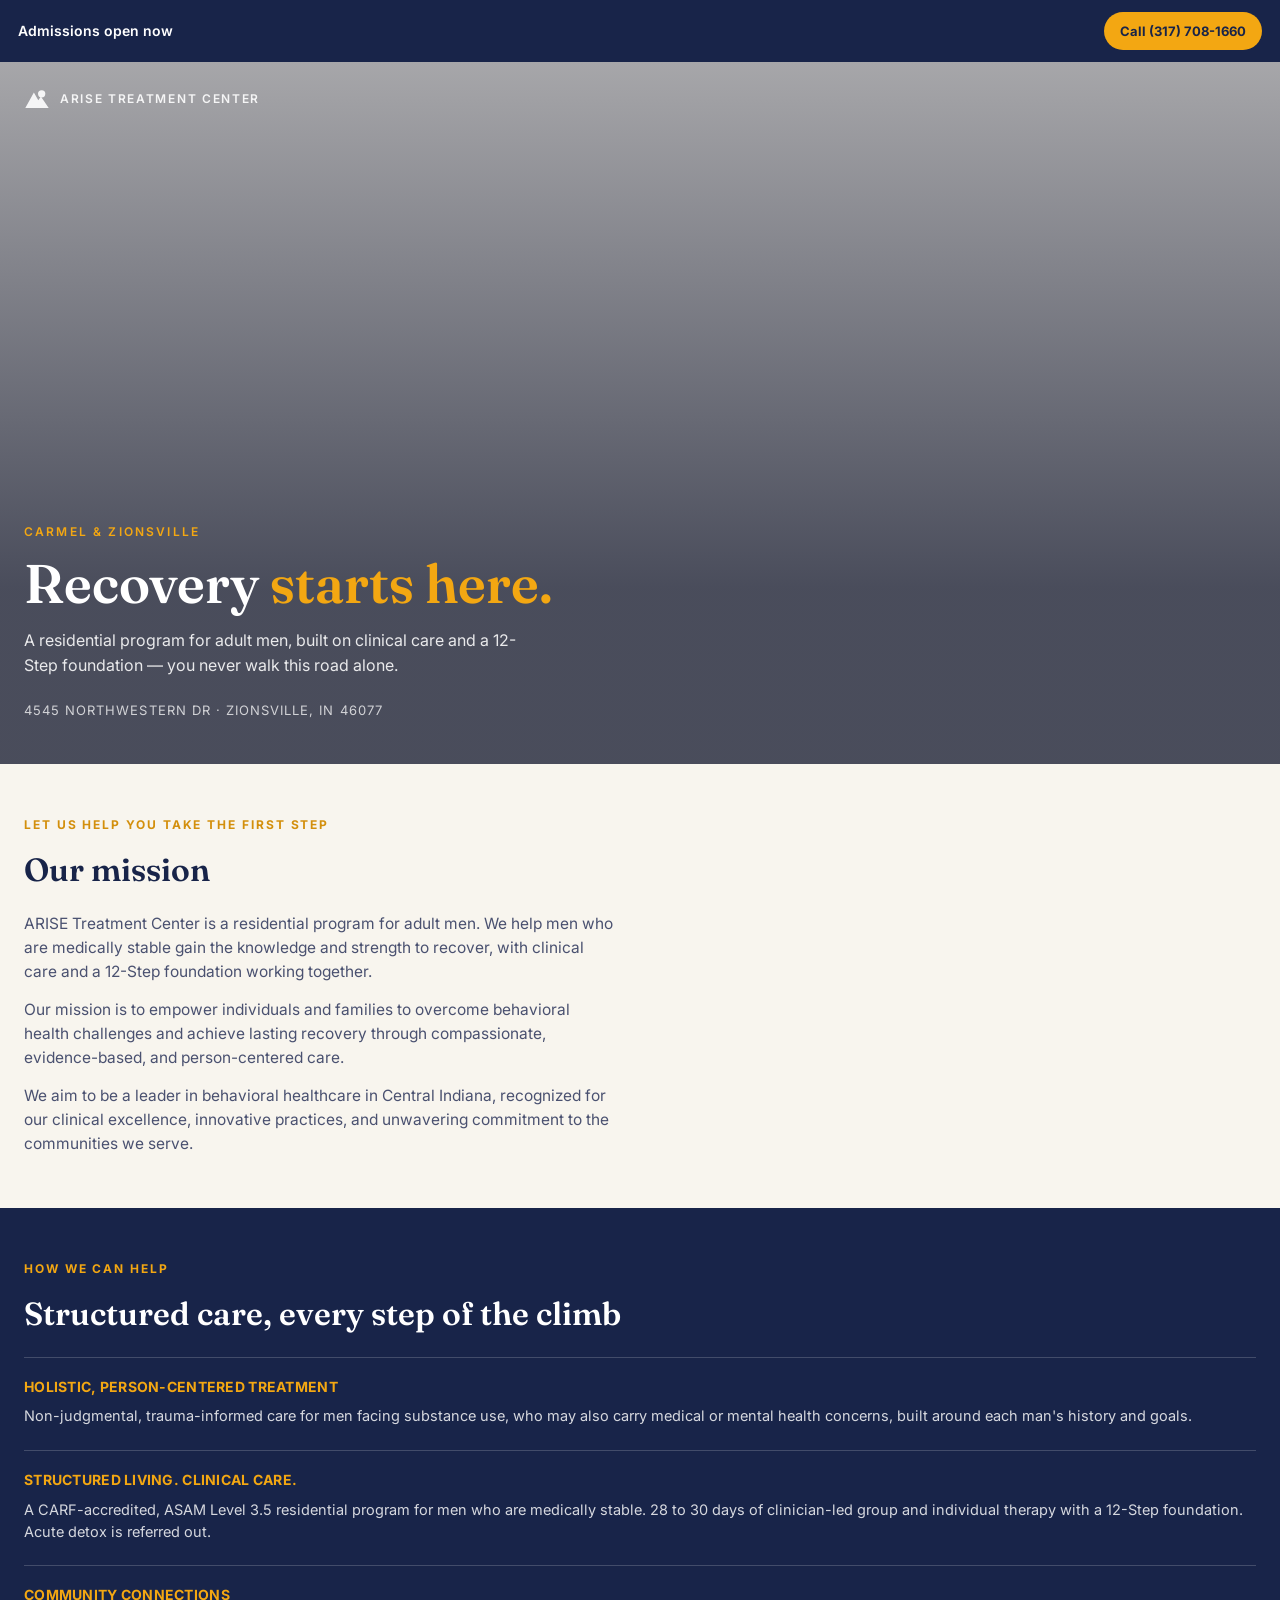
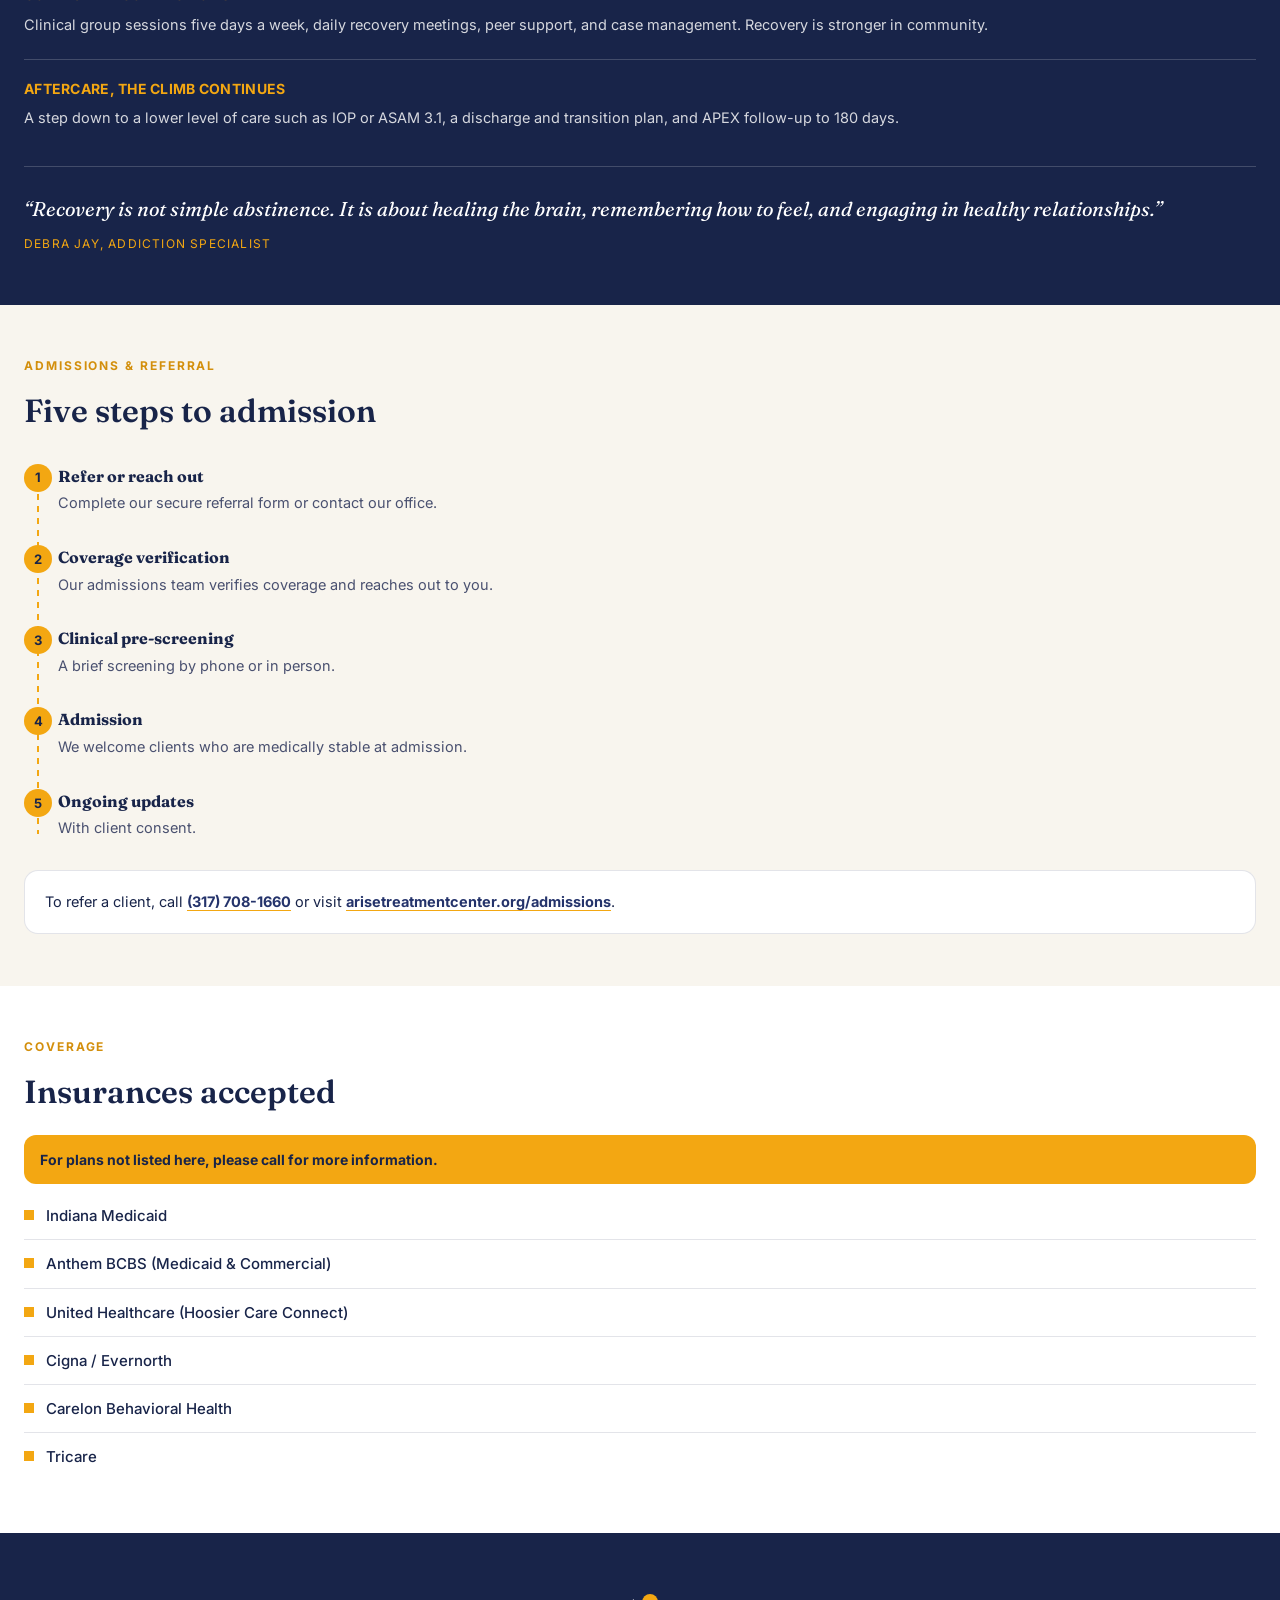
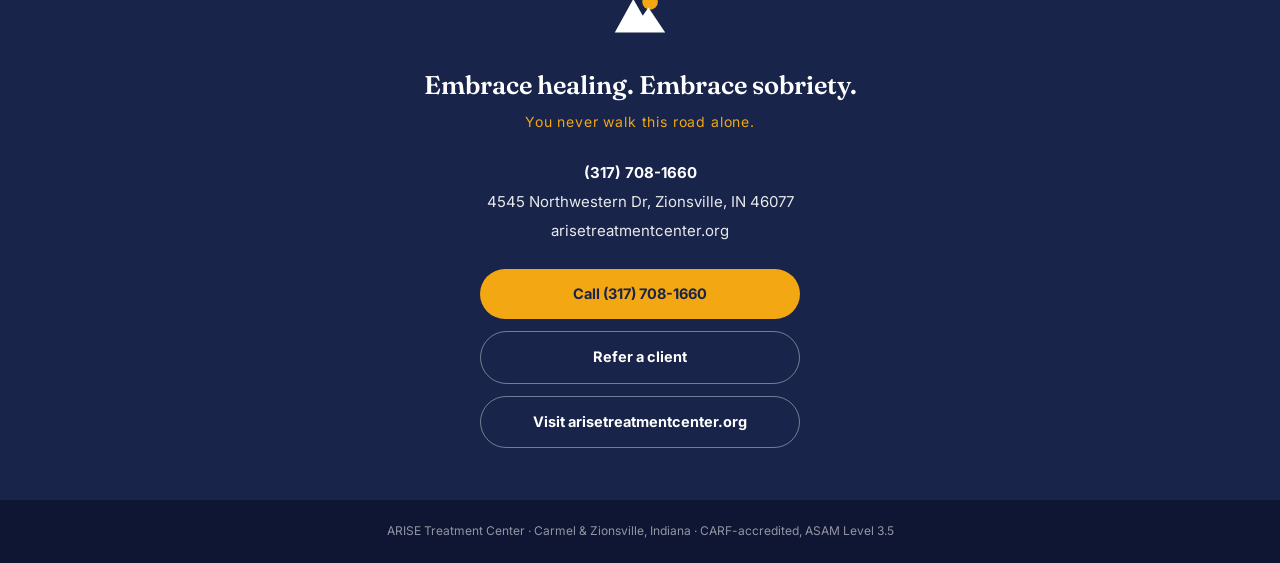
<file: index.html.html>
<!DOCTYPE html>
<html lang="en">
<head>
<meta charset="UTF-8">
<meta name="viewport" content="width=device-width, initial-scale=1.0">
<title>ARISE Treatment Center | Recovery Starts Here</title>
<link rel="preconnect" href="https://fonts.googleapis.com">
<link href="https://fonts.googleapis.com/css2?family=Fraunces:opsz,wght@9..144,400;9..144,600;9..144,700&family=Inter:wght@400;500;600;700&display=swap" rel="stylesheet">
<style>
  :root{
    --navy: #182449;
    --navy-2: #24336b;
    --gold: #f3a712;
    --gold-dark: #d38f0c;
    --cream: #f8f5ee;
    --ink: #182449;
    --ink-soft: #4a5170;
    --line: rgba(24,36,73,0.12);
  }
  *{box-sizing:border-box; margin:0; padding:0;}
  html{scroll-behavior:smooth;}
  body{
    font-family:'Inter', sans-serif;
    background:var(--cream);
    color:var(--ink);
    line-height:1.55;
    -webkit-font-smoothing:antialiased;
  }
  h1,h2,h3,.serif{font-family:'Fraunces', serif;}
  a{color:inherit;}
  img{max-width:100%; display:block;}

  /* ---------- Sticky call bar ---------- */
  .callbar{
    position:sticky; top:0; z-index:50;
    background:var(--navy);
    color:#fff;
    display:flex; align-items:center; justify-content:space-between;
    padding:12px 18px;
    font-size:14px;
    font-weight:600;
  }
  .callbar a.btn{
    background:var(--gold);
    color:var(--navy);
    padding:9px 16px;
    border-radius:999px;
    font-weight:700;
    text-decoration:none;
    font-size:13px;
    white-space:nowrap;
  }

  /* ---------- Hero ---------- */
  .hero{
    position:relative;
    min-height:78vh;
    background:
      linear-gradient(180deg, rgba(15,20,42,0.35) 0%, rgba(15,20,42,0.75) 75%),
      url('https://images.unsplash.com/photo-1483728642387-6c3bdd6c93e5?q=80&w=1200&auto=format&fit=crop')
      center/cover no-repeat;
    display:flex;
    flex-direction:column;
    justify-content:flex-end;
    color:#fff;
    padding:32px 24px 44px;
  }
  .hero .mark{
    position:absolute; top:24px; left:24px;
    display:flex; align-items:center; gap:10px;
    font-size:12px; letter-spacing:0.14em; text-transform:uppercase; font-weight:600;
    opacity:0.9;
  }
  .hero .mark svg{width:26px; height:26px;}
  .hero-eyebrow{
    letter-spacing:0.18em;
    text-transform:uppercase;
    font-size:12px;
    font-weight:600;
    color:var(--gold);
    margin-bottom:14px;
  }
  .hero h1{
    font-size:clamp(2.4rem, 9vw, 3.4rem);
    line-height:1.04;
    font-weight:600;
  }
  .hero h1 span{color:var(--gold);}
  .hero p{
    margin-top:16px;
    font-size:16px;
    max-width:32em;
    color:rgba(255,255,255,0.88);
  }
  .hero-loc{
    margin-top:22px;
    font-size:13px;
    letter-spacing:0.08em;
    text-transform:uppercase;
    color:rgba(255,255,255,0.75);
  }

  /* ---------- Section shell ---------- */
  section{padding:52px 24px;}
  .eyebrow{
    letter-spacing:0.16em;
    text-transform:uppercase;
    font-size:12px;
    font-weight:700;
    color:var(--gold-dark);
    margin-bottom:10px;
  }
  .section-title{
    font-size:clamp(1.6rem,6vw,2rem);
    font-weight:600;
    margin-bottom:18px;
  }
  .lede{
    color:var(--ink-soft);
    font-size:15.5px;
    max-width:38em;
  }

  /* ---------- Mission (cream) ---------- */
  .mission{background:var(--cream);}
  .mission p + p{margin-top:14px;}

  /* ---------- How we help (navy) ---------- */
  .help{
    background:var(--navy);
    color:#fff;
  }
  .help .eyebrow{color:var(--gold);}
  .help-grid{
    display:grid;
    gap:22px;
    margin-top:8px;
  }
  .help-card{
    border-top:1px solid rgba(255,255,255,0.18);
    padding-top:18px;
  }
  .help-card h3{
    font-family:'Inter', sans-serif;
    font-size:14px;
    font-weight:700;
    letter-spacing:0.02em;
    color:var(--gold);
    text-transform:uppercase;
    margin-bottom:8px;
  }
  .help-card p{
    font-size:14.5px;
    color:rgba(255,255,255,0.82);
  }
  .quote{
    margin-top:36px;
    padding-top:28px;
    border-top:1px solid rgba(255,255,255,0.18);
  }
  .quote blockquote{
    font-family:'Fraunces', serif;
    font-style:italic;
    font-size:1.25rem;
    line-height:1.4;
    color:#fff;
  }
  .quote cite{
    display:block;
    margin-top:12px;
    font-style:normal;
    font-size:12px;
    letter-spacing:0.1em;
    text-transform:uppercase;
    color:var(--gold);
  }

  /* ---------- Admissions trail ---------- */
  .trail{background:var(--cream);}
  .steps{
    position:relative;
    margin-top:28px;
    padding-left:34px;
  }
  .steps::before{
    content:"";
    position:absolute;
    left:13px; top:6px; bottom:6px;
    width:2px;
    background:repeating-linear-gradient(180deg, var(--gold) 0 6px, transparent 6px 12px);
  }
  .step{
    position:relative;
    padding-bottom:30px;
  }
  .step:last-child{padding-bottom:0;}
  .step .num{
    position:absolute;
    left:-34px; top:0;
    width:28px; height:28px;
    border-radius:50%;
    background:var(--gold);
    color:var(--navy);
    font-weight:700;
    font-size:13px;
    display:flex; align-items:center; justify-content:center;
  }
  .step h3{
    font-size:16px;
    font-weight:700;
    margin-bottom:4px;
  }
  .step p{
    font-size:14.5px;
    color:var(--ink-soft);
  }
  .refer-box{
    margin-top:30px;
    background:#fff;
    border:1px solid var(--line);
    border-radius:14px;
    padding:20px;
    font-size:14.5px;
  }
  .refer-box a{
    color:var(--navy-2);
    font-weight:700;
    text-decoration:underline;
    text-decoration-color:var(--gold);
    text-underline-offset:3px;
  }

  /* ---------- Insurance ---------- */
  .insurance{
    background:#fff;
  }
  .ins-callout{
    background:var(--gold);
    color:var(--navy);
    font-weight:700;
    font-size:14px;
    padding:14px 16px;
    border-radius:12px;
    margin-bottom:20px;
  }
  .ins-list{
    list-style:none;
    display:grid;
    gap:12px;
  }
  .ins-list li{
    display:flex;
    align-items:flex-start;
    gap:12px;
    font-size:15px;
    font-weight:500;
    padding-bottom:12px;
    border-bottom:1px solid var(--line);
  }
  .ins-list li:last-child{border-bottom:none;}
  .ins-list .sq{
    width:10px; height:10px;
    background:var(--gold);
    margin-top:6px;
    flex-shrink:0;
  }

  /* ---------- Contact / footer ---------- */
  .contact{
    background:var(--navy);
    color:#fff;
    text-align:center;
  }
  .contact .mark{
    width:56px; height:56px;
    margin:0 auto 18px;
  }
  .contact h2{
    font-size:1.6rem;
    font-weight:600;
    margin-bottom:6px;
  }
  .contact .tagline{
    color:var(--gold);
    font-size:14px;
    letter-spacing:0.06em;
    margin-bottom:28px;
  }
  .contact-detail{
    font-size:15px;
    margin-bottom:6px;
    color:rgba(255,255,255,0.9);
  }
  .contact-detail strong{color:#fff;}
  .contact .btn-row{
    display:flex;
    flex-direction:column;
    gap:12px;
    margin:26px auto 0;
    max-width:320px;
  }
  .contact .btn-row a{
    display:block;
    padding:14px 18px;
    border-radius:999px;
    font-weight:700;
    text-decoration:none;
    font-size:14.5px;
  }
  .btn-primary{background:var(--gold); color:var(--navy);}
  .btn-secondary{background:transparent; border:1px solid rgba(255,255,255,0.4); color:#fff;}
  footer{
    background:#0f1633;
    color:rgba(255,255,255,0.55);
    text-align:center;
    font-size:12px;
    padding:22px 24px;
  }
</style>
</head>
<body>

  <div class="callbar">
    <span>Admissions open now</span>
    <a class="btn" href="tel:+13177081660">Call (317) 708-1660</a>
  </div>

  <div class="hero">
    <div class="mark">
      <svg viewBox="0 0 100 100" fill="none" xmlns="http://www.w3.org/2000/svg">
        <circle cx="68" cy="30" r="14" fill="#fff"/>
        <path d="M5 85 L38 25 L55 55 L65 40 L95 85 Z" fill="#fff"/>
      </svg>
      ARISE Treatment Center
    </div>
    <div class="hero-eyebrow">Carmel &amp; Zionsville</div>
    <h1>Recovery <span>starts here.</span></h1>
    <p>A residential program for adult men, built on clinical care and a 12-Step foundation &mdash; you never walk this road alone.</p>
    <div class="hero-loc">4545 Northwestern Dr &middot; Zionsville, IN 46077</div>
  </div>

  <section class="mission">
    <div class="eyebrow">Let us help you take the first step</div>
    <h2 class="section-title">Our mission</h2>
    <div class="lede">
      <p>ARISE Treatment Center is a residential program for adult men. We help men who are medically stable gain the knowledge and strength to recover, with clinical care and a 12-Step foundation working together.</p>
      <p>Our mission is to empower individuals and families to overcome behavioral health challenges and achieve lasting recovery through compassionate, evidence-based, and person-centered care.</p>
      <p>We aim to be a leader in behavioral healthcare in Central Indiana, recognized for our clinical excellence, innovative practices, and unwavering commitment to the communities we serve.</p>
    </div>
  </section>

  <section class="help">
    <div class="eyebrow">How we can help</div>
    <h2 class="section-title">Structured care, every step of the climb</h2>
    <div class="help-grid">
      <div class="help-card">
        <h3>Holistic, person-centered treatment</h3>
        <p>Non-judgmental, trauma-informed care for men facing substance use, who may also carry medical or mental health concerns, built around each man's history and goals.</p>
      </div>
      <div class="help-card">
        <h3>Structured living. Clinical care.</h3>
        <p>A CARF-accredited, ASAM Level 3.5 residential program for men who are medically stable. 28 to 30 days of clinician-led group and individual therapy with a 12-Step foundation. Acute detox is referred out.</p>
      </div>
      <div class="help-card">
        <h3>Community connections</h3>
        <p>Clinical group sessions five days a week, daily recovery meetings, peer support, and case management. Recovery is stronger in community.</p>
      </div>
      <div class="help-card">
        <h3>Aftercare, the climb continues</h3>
        <p>A step down to a lower level of care such as IOP or ASAM 3.1, a discharge and transition plan, and APEX follow-up to 180 days.</p>
      </div>
    </div>
    <div class="quote">
      <blockquote>&ldquo;Recovery is not simple abstinence. It is about healing the brain, remembering how to feel, and engaging in healthy relationships.&rdquo;</blockquote>
      <cite>Debra Jay, Addiction Specialist</cite>
    </div>
  </section>

  <section class="trail">
    <div class="eyebrow">Admissions &amp; referral</div>
    <h2 class="section-title">Five steps to admission</h2>
    <div class="steps">
      <div class="step">
        <div class="num">1</div>
        <h3>Refer or reach out</h3>
        <p>Complete our secure referral form or contact our office.</p>
      </div>
      <div class="step">
        <div class="num">2</div>
        <h3>Coverage verification</h3>
        <p>Our admissions team verifies coverage and reaches out to you.</p>
      </div>
      <div class="step">
        <div class="num">3</div>
        <h3>Clinical pre-screening</h3>
        <p>A brief screening by phone or in person.</p>
      </div>
      <div class="step">
        <div class="num">4</div>
        <h3>Admission</h3>
        <p>We welcome clients who are medically stable at admission.</p>
      </div>
      <div class="step">
        <div class="num">5</div>
        <h3>Ongoing updates</h3>
        <p>With client consent.</p>
      </div>
    </div>
    <div class="refer-box">
      To refer a client, call <a href="tel:+13177081660">(317) 708-1660</a> or visit
      <a href="https://arisetreatmentcenter.org/admissions">arisetreatmentcenter.org/admissions</a>.
    </div>
  </section>

  <section class="insurance">
    <div class="eyebrow">Coverage</div>
    <h2 class="section-title">Insurances accepted</h2>
    <div class="ins-callout">For plans not listed here, please call for more information.</div>
    <ul class="ins-list">
      <li><span class="sq"></span>Indiana Medicaid</li>
      <li><span class="sq"></span>Anthem BCBS (Medicaid &amp; Commercial)</li>
      <li><span class="sq"></span>United Healthcare (Hoosier Care Connect)</li>
      <li><span class="sq"></span>Cigna / Evernorth</li>
      <li><span class="sq"></span>Carelon Behavioral Health</li>
      <li><span class="sq"></span>Tricare</li>
    </ul>
  </section>

  <section class="contact">
    <svg class="mark" viewBox="0 0 100 100" fill="none" xmlns="http://www.w3.org/2000/svg">
      <circle cx="68" cy="30" r="14" fill="#f3a712"/>
      <path d="M5 85 L38 25 L55 55 L65 40 L95 85 Z" fill="#fff"/>
    </svg>
    <h2>Embrace healing. Embrace sobriety.</h2>
    <div class="tagline">You never walk this road alone.</div>
    <div class="contact-detail"><strong>(317) 708-1660</strong></div>
    <div class="contact-detail">4545 Northwestern Dr, Zionsville, IN 46077</div>
    <div class="contact-detail">arisetreatmentcenter.org</div>
    <div class="btn-row">
      <a class="btn-primary" href="tel:+13177081660">Call (317) 708-1660</a>
      <a class="btn-secondary" href="https://arisetreatmentcenter.org/admissions">Refer a client</a>
      <a class="btn-secondary" href="https://arisetreatmentcenter.org">Visit arisetreatmentcenter.org</a>
    </div>
  </section>

  <footer>
    ARISE Treatment Center &middot; Carmel &amp; Zionsville, Indiana &middot; CARF-accredited, ASAM Level 3.5
  </footer>

</body>
</html>
</file>
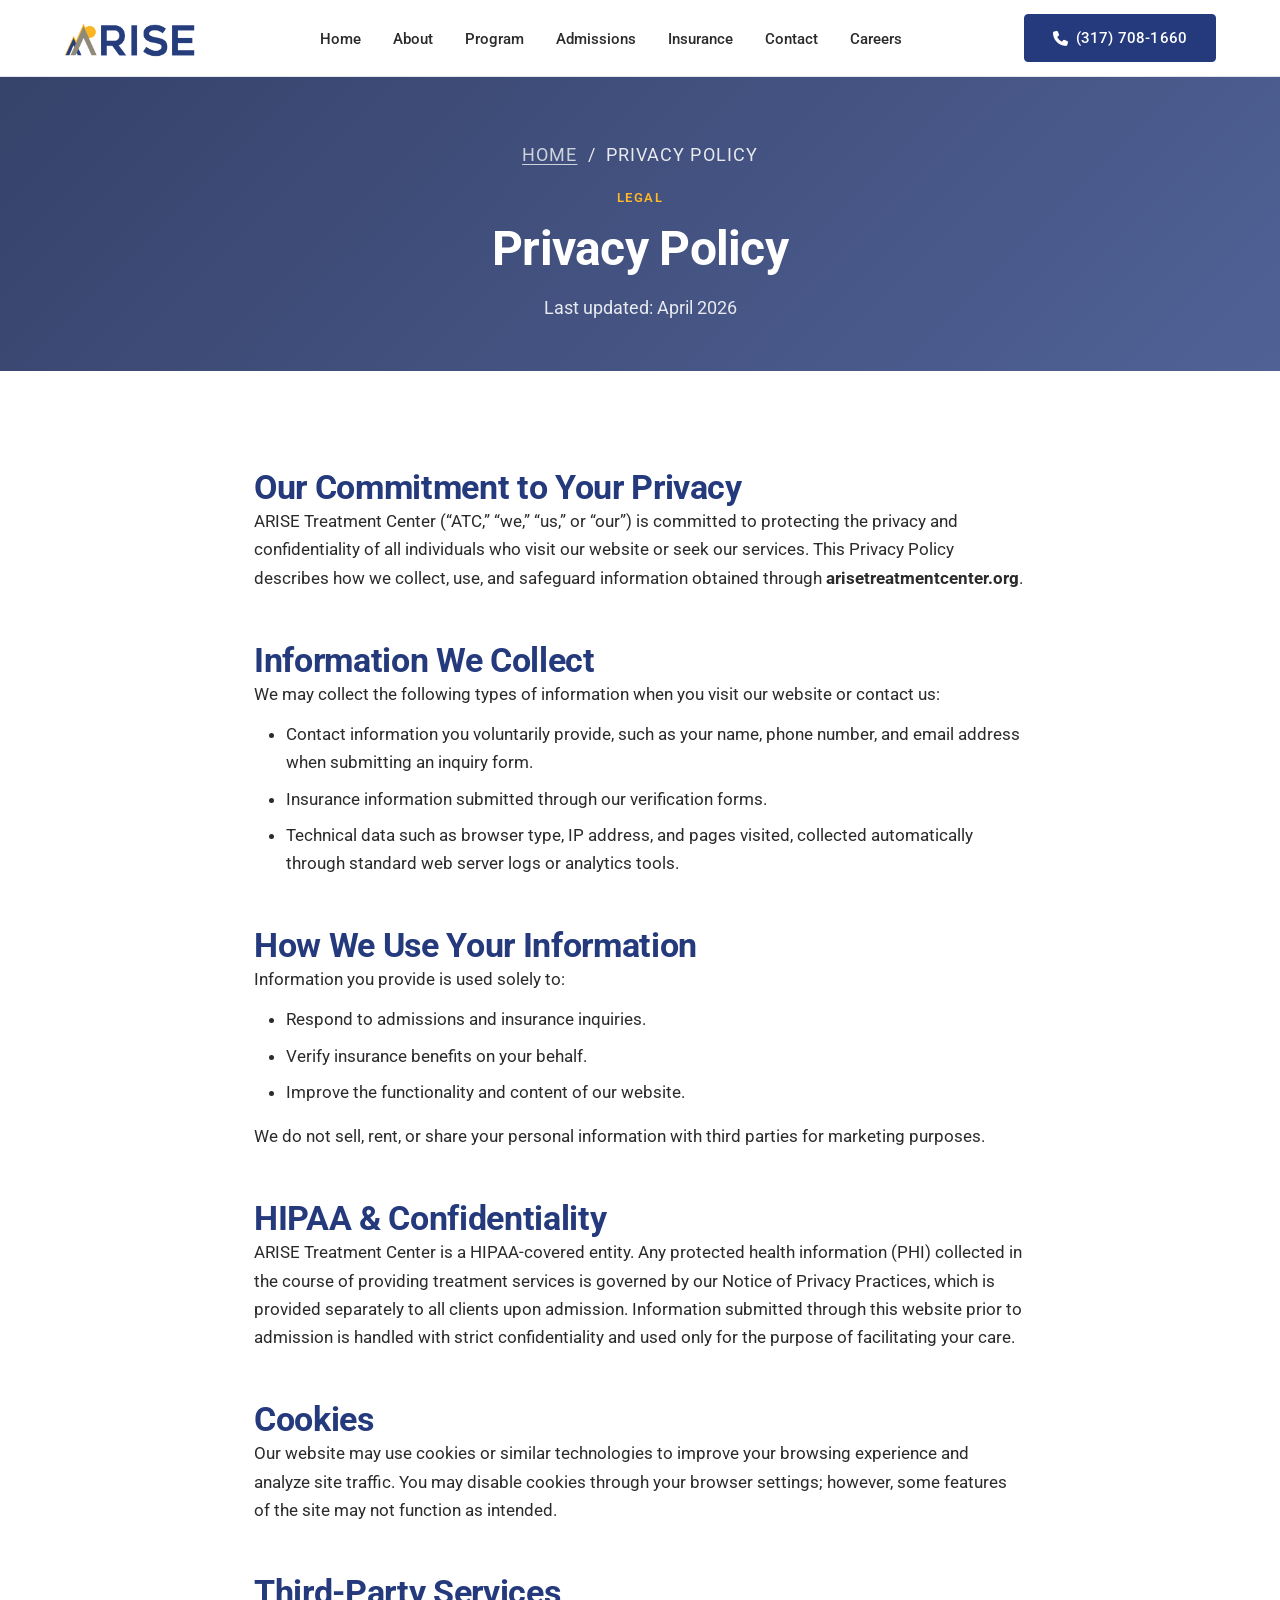
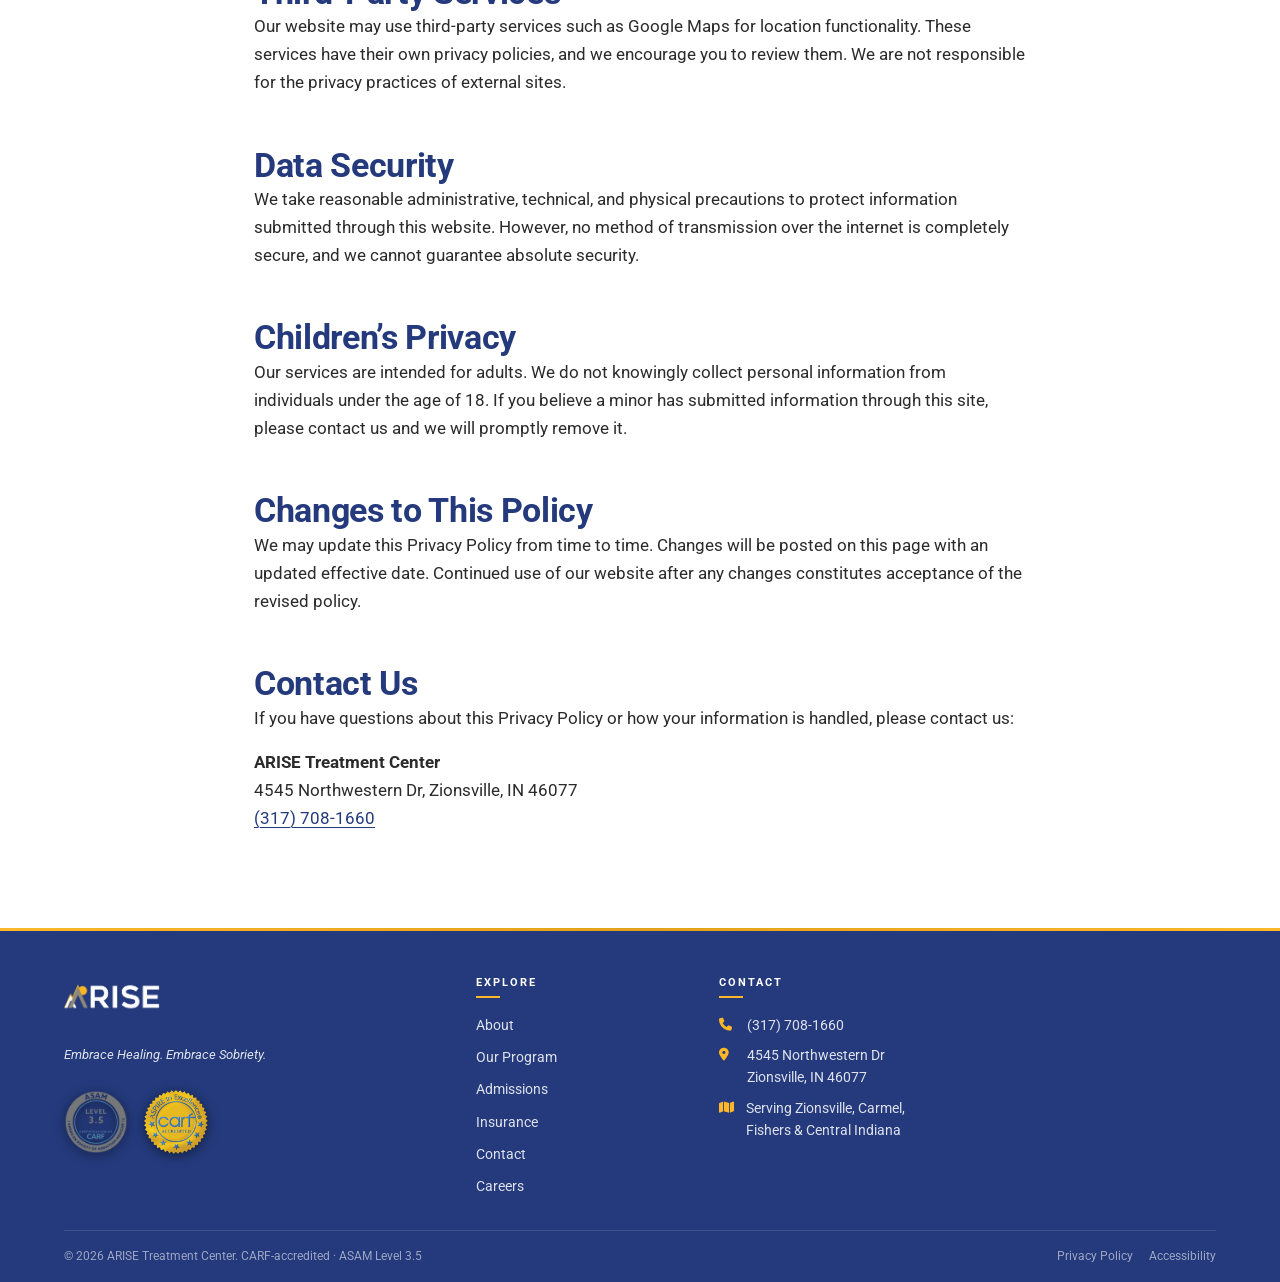
<file: privacy.html>
<!doctype html>
<html lang="en">
<head>
  <meta charset="utf-8">
  <meta name="viewport" content="width=device-width, initial-scale=1">
  <title>Privacy Policy | ARISE Treatment Center</title>
  <meta name="description" content="Privacy Policy for ARISE Treatment Center — how we collect, use, and protect your information.">
  <meta name="theme-color" content="#243a7c">
  <link rel="icon" href="data:,">
  <link rel="preconnect" href="https://fonts.googleapis.com">
  <link rel="preconnect" href="https://fonts.gstatic.com" crossorigin>
  <link rel="stylesheet" href="https://fonts.googleapis.com/css2?family=Roboto:wght@400;500;700;900&display=swap">
  <link rel="stylesheet" href="https://cdnjs.cloudflare.com/ajax/libs/font-awesome/6.5.1/css/all.min.css" crossorigin="anonymous" referrerpolicy="no-referrer">
  <link rel="stylesheet" href="styles.css">
</head>
<body>
  <a class="skip-link" href="#main">Skip to main content</a>

  <header class="site-header" role="banner">
    <div class="container site-header__inner">
      <a class="site-header__logo" href="index.html" aria-label="ARISE Treatment Center home">
        <img src="FULL_WORD.png" alt="ARISE Treatment Center">
      </a>
      <nav class="site-nav" aria-label="Primary">
        <ul>
          <li><a href="index.html">Home</a></li>
          <li><a href="about.html">About</a></li>
          <li><a href="program.html">Program</a></li>
          <li><a href="admissions.html">Admissions</a></li>
          <li><a href="insurance.html">Insurance</a></li>
          <li><a href="contact.html">Contact</a></li>
          <li><a href="careers.html">Careers</a></li>
        </ul>
      </nav>
      <a class="btn btn-secondary site-header__cta" href="tel:+13177081660">
        <i class="fa-solid fa-phone" aria-hidden="true"></i>
        (317) 708-1660
      </a>
      <button class="nav-toggle" type="button" aria-expanded="false" aria-controls="mobile-nav" aria-label="Toggle navigation menu">
        <span></span><span></span><span></span>
      </button>
    </div>
    <div class="mobile-nav" id="mobile-nav" aria-hidden="true">
      <ul>
        <li><a href="index.html">Home</a></li>
        <li><a href="about.html">About</a></li>
        <li><a href="program.html">Program</a></li>
        <li><a href="admissions.html">Admissions</a></li>
        <li><a href="insurance.html">Insurance</a></li>
        <li><a href="contact.html">Contact</a></li>
        <li><a href="careers.html">Careers</a></li>
      </ul>
      <a class="btn btn-secondary mobile-nav__cta" href="tel:+13177081660">
        <i class="fa-solid fa-phone" aria-hidden="true"></i>
        Call (317) 708-1660
      </a>
    </div>
  </header>

  <main id="main">
    <section class="page-hero" aria-labelledby="privacy-heading">
      <div class="container">
        <div class="page-hero__inner">
          <p class="page-hero__crumbs"><a href="index.html">Home</a> &nbsp;/&nbsp; Privacy Policy</p>
          <span class="eyebrow page-hero__eyebrow">Legal</span>
          <h1 id="privacy-heading">Privacy Policy</h1>
          <p>Last updated: April 2026</p>
        </div>
      </div>
    </section>

    <section class="section section--white">
      <div class="container" style="max-width: 820px;">

        <h2>Our Commitment to Your Privacy</h2>
        <p>ARISE Treatment Center (&ldquo;ATC,&rdquo; &ldquo;we,&rdquo; &ldquo;us,&rdquo; or &ldquo;our&rdquo;) is committed to protecting the privacy and confidentiality of all individuals who visit our website or seek our services. This Privacy Policy describes how we collect, use, and safeguard information obtained through <strong>arisetreatmentcenter.org</strong>.</p>

        <h2 style="margin-top: var(--space-7);">Information We Collect</h2>
        <p>We may collect the following types of information when you visit our website or contact us:</p>
        <ul style="list-style: disc; padding-left: var(--space-6); display: block; margin-top: var(--space-3);">
          <li style="margin-bottom: var(--space-2);">Contact information you voluntarily provide, such as your name, phone number, and email address when submitting an inquiry form.</li>
          <li style="margin-bottom: var(--space-2);">Insurance information submitted through our verification forms.</li>
          <li style="margin-bottom: var(--space-2);">Technical data such as browser type, IP address, and pages visited, collected automatically through standard web server logs or analytics tools.</li>
        </ul>

        <h2 style="margin-top: var(--space-7);">How We Use Your Information</h2>
        <p>Information you provide is used solely to:</p>
        <ul style="list-style: disc; padding-left: var(--space-6); display: block; margin-top: var(--space-3);">
          <li style="margin-bottom: var(--space-2);">Respond to admissions and insurance inquiries.</li>
          <li style="margin-bottom: var(--space-2);">Verify insurance benefits on your behalf.</li>
          <li style="margin-bottom: var(--space-2);">Improve the functionality and content of our website.</li>
        </ul>
        <p style="margin-top: var(--space-4);">We do not sell, rent, or share your personal information with third parties for marketing purposes.</p>

        <h2 style="margin-top: var(--space-7);">HIPAA &amp; Confidentiality</h2>
        <p>ARISE Treatment Center is a HIPAA-covered entity. Any protected health information (PHI) collected in the course of providing treatment services is governed by our Notice of Privacy Practices, which is provided separately to all clients upon admission. Information submitted through this website prior to admission is handled with strict confidentiality and used only for the purpose of facilitating your care.</p>

        <h2 style="margin-top: var(--space-7);">Cookies</h2>
        <p>Our website may use cookies or similar technologies to improve your browsing experience and analyze site traffic. You may disable cookies through your browser settings; however, some features of the site may not function as intended.</p>

        <h2 style="margin-top: var(--space-7);">Third-Party Services</h2>
        <p>Our website may use third-party services such as Google Maps for location functionality. These services have their own privacy policies, and we encourage you to review them. We are not responsible for the privacy practices of external sites.</p>

        <h2 style="margin-top: var(--space-7);">Data Security</h2>
        <p>We take reasonable administrative, technical, and physical precautions to protect information submitted through this website. However, no method of transmission over the internet is completely secure, and we cannot guarantee absolute security.</p>

        <h2 style="margin-top: var(--space-7);">Children&rsquo;s Privacy</h2>
        <p>Our services are intended for adults. We do not knowingly collect personal information from individuals under the age of 18. If you believe a minor has submitted information through this site, please contact us and we will promptly remove it.</p>

        <h2 style="margin-top: var(--space-7);">Changes to This Policy</h2>
        <p>We may update this Privacy Policy from time to time. Changes will be posted on this page with an updated effective date. Continued use of our website after any changes constitutes acceptance of the revised policy.</p>

        <h2 style="margin-top: var(--space-7);">Contact Us</h2>
        <p>If you have questions about this Privacy Policy or how your information is handled, please contact us:</p>
        <p style="margin-top: var(--space-4);">
          <strong>ARISE Treatment Center</strong><br>
          4545 Northwestern Dr, Zionsville, IN 46077<br>
          <a href="tel:+13177081660">(317) 708-1660</a>
        </p>

      </div>
    </section>
  </main>

  <footer class="site-footer" role="contentinfo">
    <div class="container">
      <div class="site-footer__grid">
        <div>
          <a class="site-footer__brand" href="index.html"><img src="FULL_WORD_w.png" alt="ARISE Treatment Center"></a>
          <p class="site-footer__tagline">Embrace Healing. Embrace Sobriety.</p>
          <div class="site-footer__seals">
            <img src="asam-level-35.png" alt="ASAM Level 3.5 Certification by CARF">
            <img src="carf-accredited.png" alt="CARF Accredited">
          </div>
        </div>
        <div>
          <h3>Explore</h3>
          <ul>
            <li><a href="about.html">About</a></li>
            <li><a href="program.html">Our Program</a></li>
            <li><a href="admissions.html">Admissions</a></li>
            <li><a href="insurance.html">Insurance</a></li>
            <li><a href="contact.html">Contact</a></li>
            <li><a href="careers.html">Careers</a></li>
          </ul>
        </div>
        <div>
          <h3>Contact</h3>
          <div class="site-footer__contact">
            <div class="site-footer__contact-line">
              <i class="fa-solid fa-phone" aria-hidden="true"></i>
              <a href="tel:+13177081660">(317) 708-1660</a>
            </div>
            <div class="site-footer__contact-line">
              <i class="fa-solid fa-location-dot" aria-hidden="true"></i>
              <span>4545 Northwestern Dr<br>Zionsville, IN 46077</span>
            </div>
            <div class="site-footer__contact-line">
              <i class="fa-solid fa-map" aria-hidden="true"></i>
              <span>Serving Zionsville, Carmel, Fishers &amp; Central Indiana</span>
            </div>
          </div>
        </div>
      </div>
      <div class="site-footer__bottom">
        <span>&copy; 2026 ARISE Treatment Center. CARF-accredited &middot; ASAM Level 3.5</span>
        <div class="site-footer__bottom-links">
          <a href="privacy.html">Privacy Policy</a>
          <a href="accessibility.html">Accessibility</a>
        </div>
      </div>
    </div>
  </footer>

  <a class="sticky-call" href="tel:+13177081660" aria-label="Call ARISE Treatment Center at (317) 708-1660">
    <i class="fa-solid fa-phone" aria-hidden="true"></i>
    <span>Call Now</span>
  </a>

  <script src="main.js" defer></script>
</body>
</html>
</file>
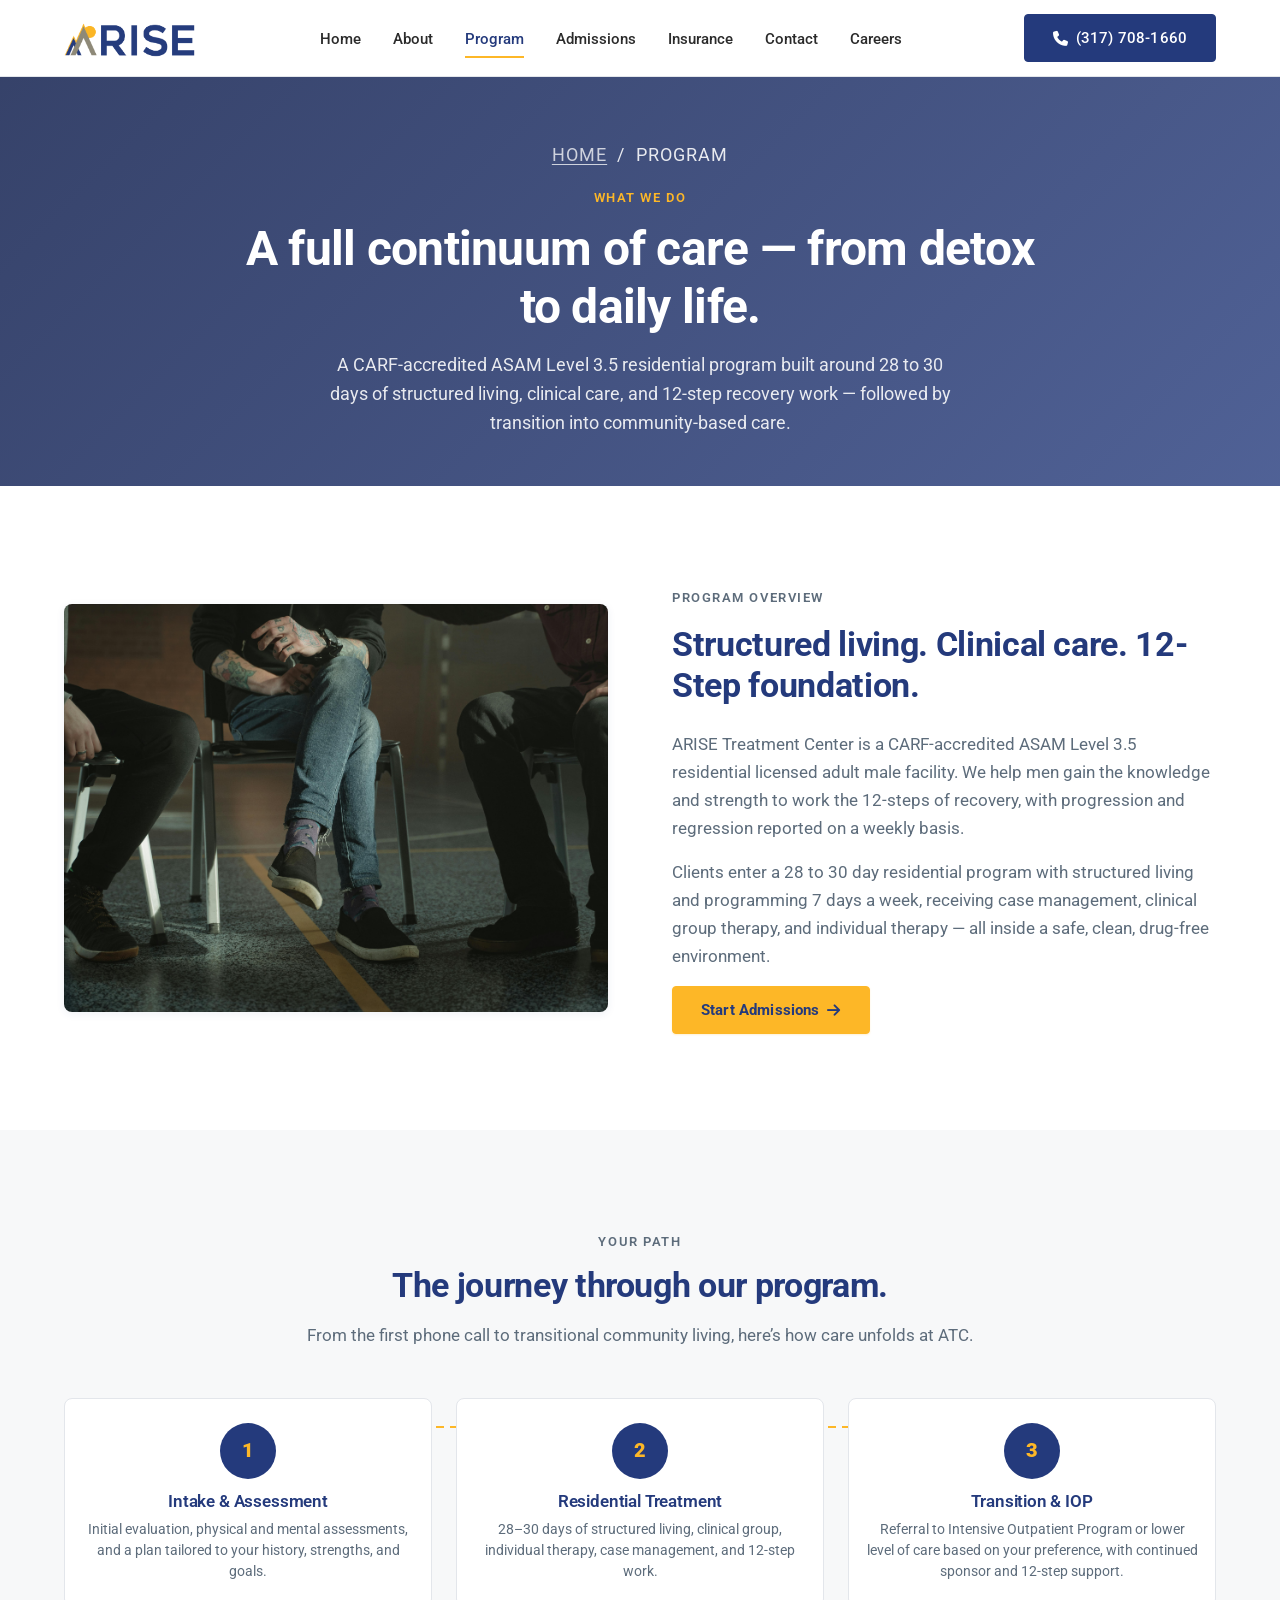
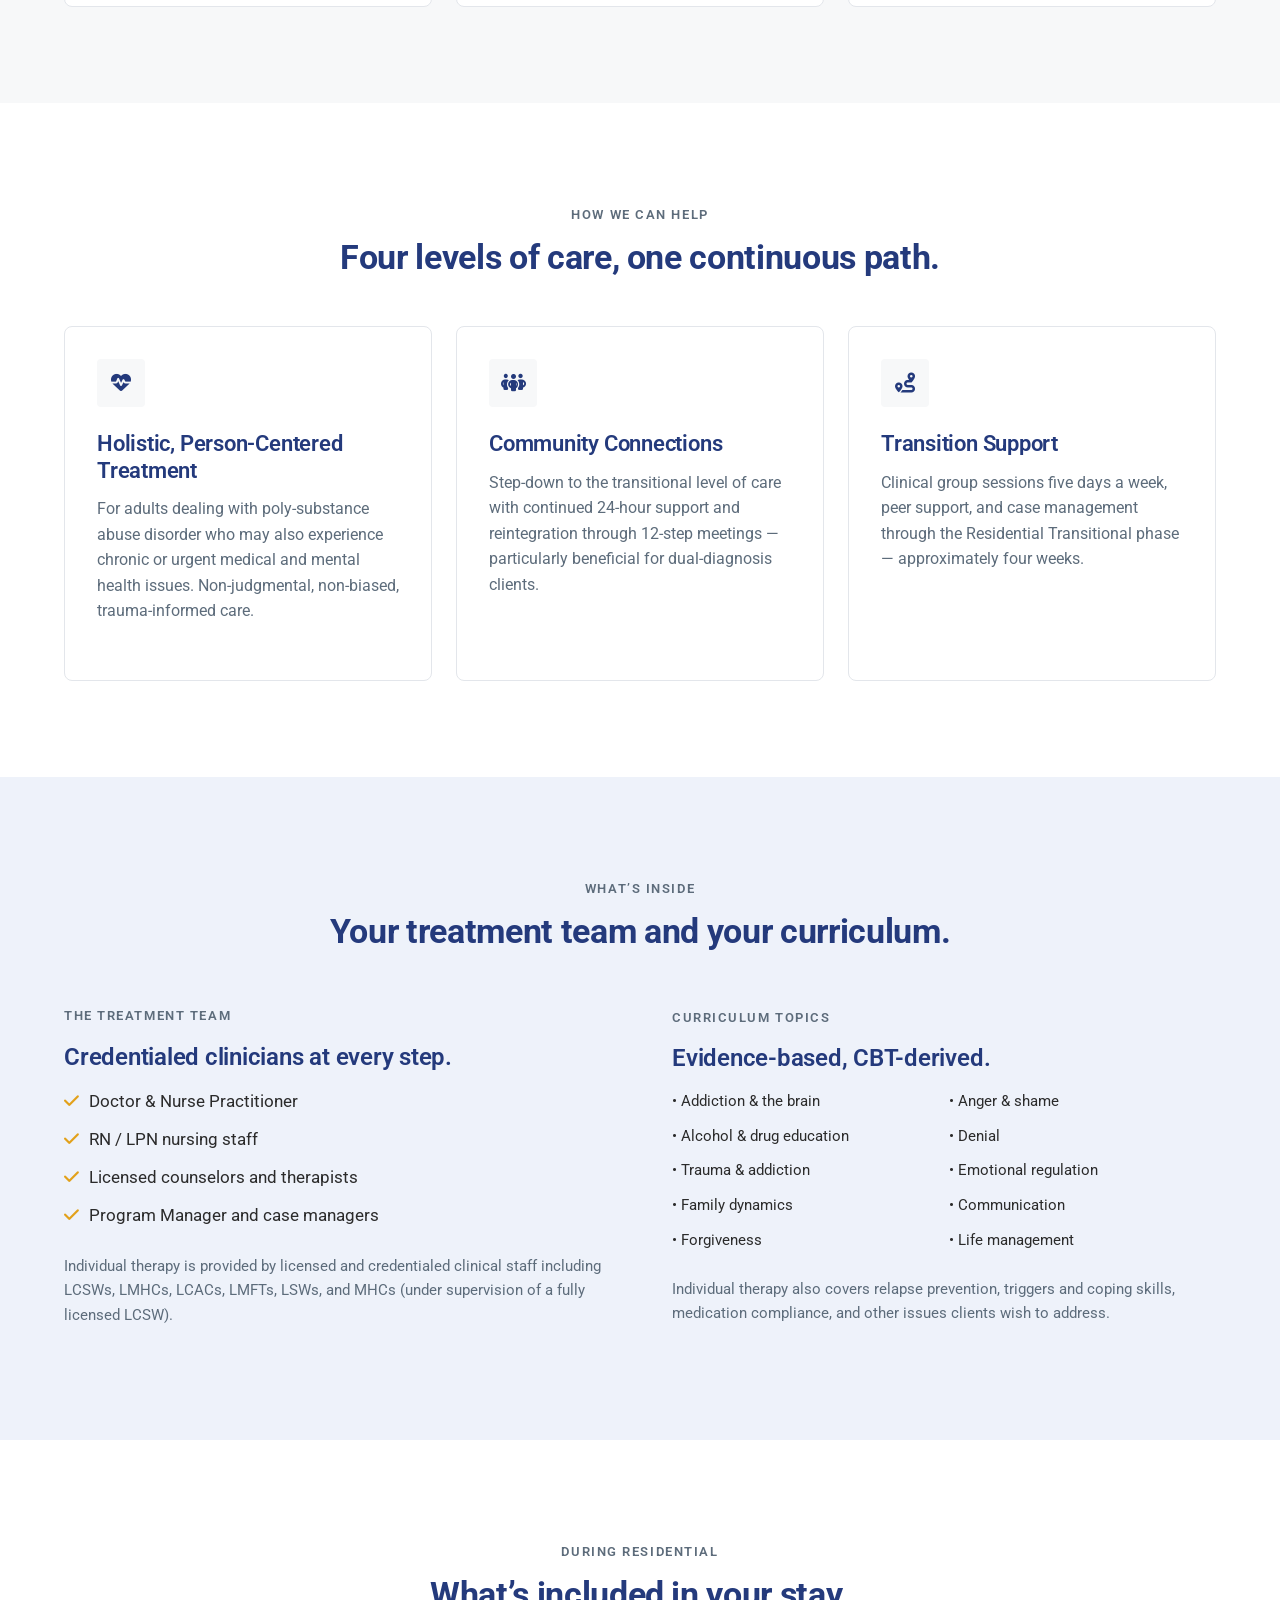
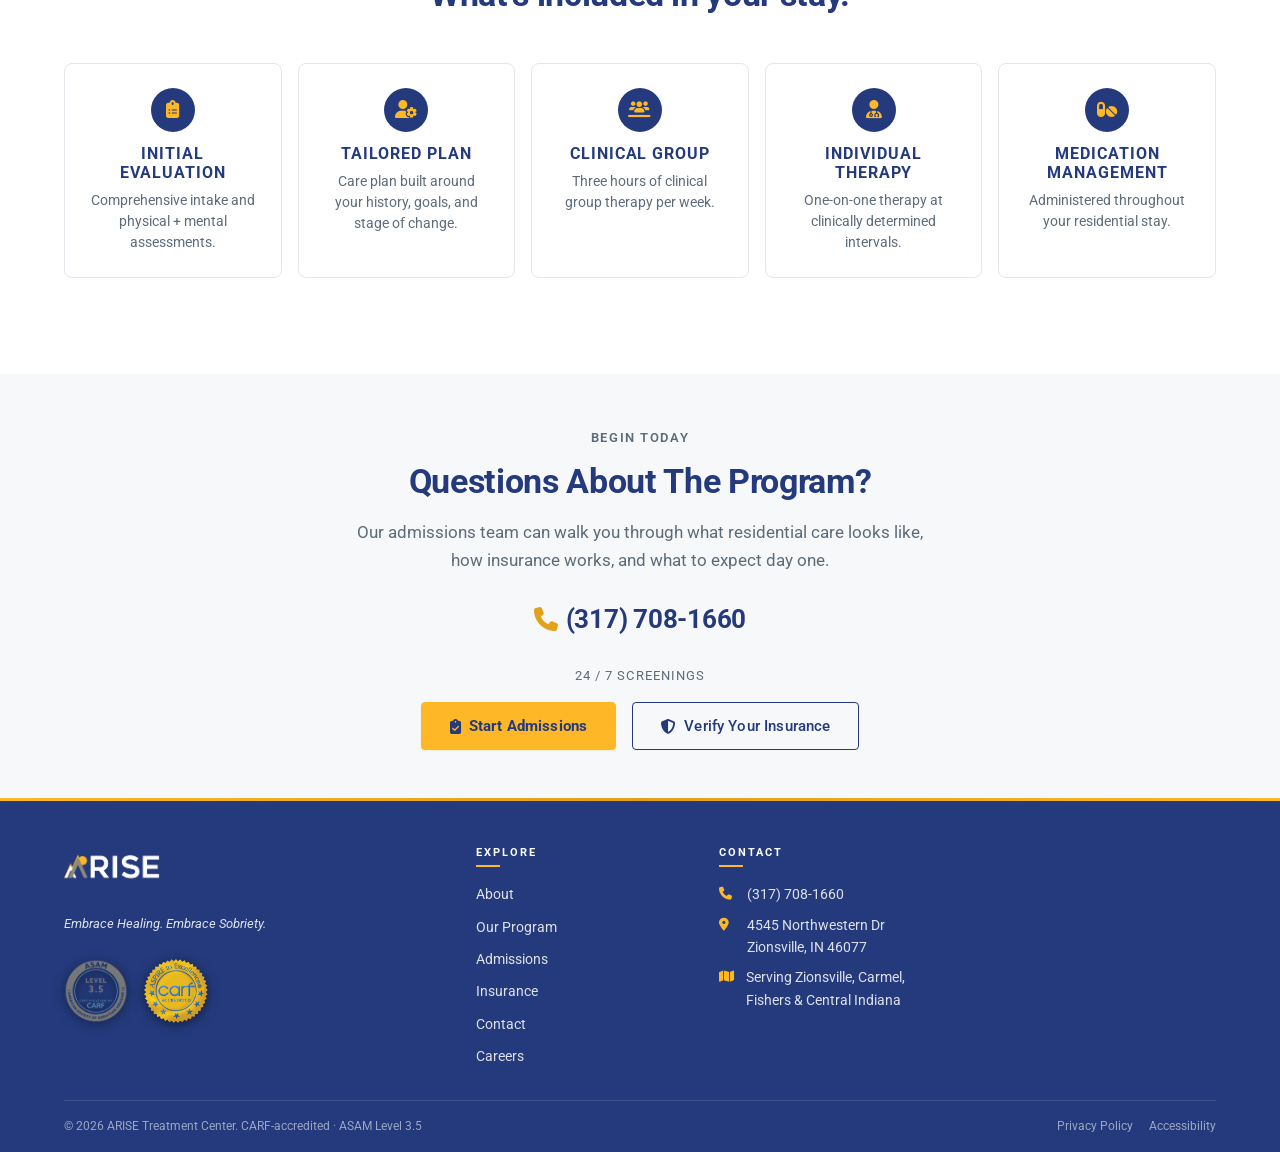
<file: program.html>
<!doctype html>
<html lang="en">
<head>
  <meta charset="utf-8">
  <meta name="viewport" content="width=device-width, initial-scale=1">
  <title>Our Program | ARISE Treatment Center</title>
  <meta name="description" content="ARISE Treatment Center's CARF-accredited ASAM Level 3.5 residential program — 28 to 30 day residential care for adult men, with dual-diagnosis treatment and structured 12-step recovery work.">
  <meta name="theme-color" content="#243a7c">
  <link rel="icon" href="data:,">
  <link rel="preconnect" href="https://fonts.googleapis.com">
  <link rel="preconnect" href="https://fonts.gstatic.com" crossorigin>
  <link rel="stylesheet" href="https://fonts.googleapis.com/css2?family=Roboto:wght@400;500;700;900&display=swap">
  <link rel="stylesheet" href="https://cdnjs.cloudflare.com/ajax/libs/font-awesome/6.5.1/css/all.min.css" crossorigin="anonymous" referrerpolicy="no-referrer">
  <link rel="stylesheet" href="styles.css">
</head>
<body>
  <a class="skip-link" href="#main">Skip to main content</a>

  <header class="site-header" role="banner">
    <div class="container site-header__inner">
      <a class="site-header__logo" href="index.html" aria-label="ARISE Treatment Center home">
        <img src="FULL_WORD.png" alt="ARISE Treatment Center">
      </a>
      <nav class="site-nav" aria-label="Primary">
        <ul>
          <li><a href="index.html">Home</a></li>
          <li><a href="about.html">About</a></li>
          <li><a href="program.html" aria-current="page">Program</a></li>
          <li><a href="admissions.html">Admissions</a></li>
          <li><a href="insurance.html">Insurance</a></li>
          <li><a href="contact.html">Contact</a></li>
          <li><a href="careers.html">Careers</a></li>
        </ul>
      </nav>
      <a class="btn btn-secondary site-header__cta" href="tel:+13177081660">
        <i class="fa-solid fa-phone" aria-hidden="true"></i>
        (317) 708-1660
      </a>
      <button class="nav-toggle" type="button" aria-expanded="false" aria-controls="mobile-nav" aria-label="Toggle navigation menu">
        <span></span><span></span><span></span>
      </button>
    </div>
    <div class="mobile-nav" id="mobile-nav" aria-hidden="true">
      <ul>
        <li><a href="index.html">Home</a></li>
        <li><a href="about.html">About</a></li>
        <li><a href="program.html" aria-current="page">Program</a></li>
        <li><a href="admissions.html">Admissions</a></li>
        <li><a href="insurance.html">Insurance</a></li>
        <li><a href="contact.html">Contact</a></li>
        <li><a href="careers.html">Careers</a></li>
      </ul>
      <a class="btn btn-secondary mobile-nav__cta" href="tel:+13177081660">
        <i class="fa-solid fa-phone" aria-hidden="true"></i>
        Call (317) 708-1660
      </a>
    </div>
  </header>

  <main id="main">
    <section class="page-hero" aria-labelledby="program-heading">
      <div class="container">
        <div class="page-hero__inner">
          <p class="page-hero__crumbs"><a href="index.html">Home</a> &nbsp;/&nbsp; Program</p>
          <span class="eyebrow page-hero__eyebrow">What We Do</span>
          <h1 id="program-heading">A full continuum of care &mdash; from detox to daily life.</h1>
          <p>A CARF-accredited ASAM Level 3.5 residential program built around 28 to 30 days of structured living, clinical care, and 12-step recovery work &mdash; followed by transition into community-based care.</p>
        </div>
      </div>
    </section>

    <!-- OVERVIEW + IMAGE -->
    <section class="section section--white" aria-labelledby="overview-heading">
      <div class="container">
        <div class="split">
          <div class="split__media">
            <img src="pexels-tima-miroshnichenko-5711161.jpg" alt="Men sitting in a group therapy session.">
          </div>
          <div class="split__body">
            <span class="eyebrow">Program Overview</span>
            <h2 id="overview-heading">Structured living. Clinical care. 12-Step foundation.</h2>
            <p>ARISE Treatment Center is a CARF-accredited ASAM Level 3.5 residential licensed adult male facility. We help men gain the knowledge and strength to work the 12-steps of recovery, with progression and regression reported on a weekly basis.</p>
            <p>Clients enter a 28 to 30 day residential program with structured living and programming 7 days a week, receiving case management, clinical group therapy, and individual therapy &mdash; all inside a safe, clean, drug-free environment.</p>
            <a class="btn btn-primary" href="admissions.html">
              Start Admissions
              <i class="fa-solid fa-arrow-right" aria-hidden="true"></i>
            </a>
          </div>
        </div>
      </div>
    </section>

    <!-- 4-STEP TIMELINE -->
    <section class="section section--off-white" aria-labelledby="timeline-heading">
      <div class="container">
        <div class="section-heading">
          <span class="eyebrow">Your Path</span>
          <h2 id="timeline-heading">The journey through our program.</h2>
          <p>From the first phone call to transitional community living, here&rsquo;s how care unfolds at ATC.</p>
        </div>

        <div class="timeline">
          <div class="timeline__step">
            <span class="timeline__number">1</span>
            <h3>Intake &amp; Assessment</h3>
            <p>Initial evaluation, physical and mental assessments, and a plan tailored to your history, strengths, and goals.</p>
          </div>
          <div class="timeline__step">
            <span class="timeline__number">2</span>
            <h3>Residential Treatment</h3>
            <p>28&ndash;30 days of structured living, clinical group, individual therapy, case management, and 12-step work.</p>
          </div>
          <div class="timeline__step">
            <span class="timeline__number">3</span>
            <h3>Transition &amp; IOP</h3>
            <p>Referral to Intensive Outpatient Program or lower level of care based on your preference, with continued sponsor and 12-step support.</p>
          </div>
        </div>
      </div>
    </section>

    <!-- FOUR PILLARS (reused from home) -->
    <section class="section section--white" aria-labelledby="pillars-heading">
      <div class="container">
        <div class="section-heading">
          <span class="eyebrow">How We Can Help</span>
          <h2 id="pillars-heading">Four levels of care, one continuous path.</h2>
        </div>

        <div class="service-grid">
          <article class="card">
            <span class="card__icon" aria-hidden="true"><i class="fa-solid fa-heart-pulse"></i></span>
            <h3 class="card__title">Holistic, Person-Centered Treatment</h3>
            <p class="card__body">For adults dealing with poly-substance abuse disorder who may also experience chronic or urgent medical and mental health issues. Non-judgmental, non-biased, trauma-informed care.</p>
          </article>
          <article class="card">
            <span class="card__icon" aria-hidden="true"><i class="fa-solid fa-people-group"></i></span>
            <h3 class="card__title">Community Connections</h3>
            <p class="card__body">Step-down to the transitional level of care with continued 24-hour support and reintegration through 12-step meetings &mdash; particularly beneficial for dual-diagnosis clients.</p>
          </article>
          <article class="card">
            <span class="card__icon" aria-hidden="true"><i class="fa-solid fa-route"></i></span>
            <h3 class="card__title">Transition Support</h3>
            <p class="card__body">Clinical group sessions five days a week, peer support, and case management through the Residential Transitional phase &mdash; approximately four weeks.</p>
          </article>
        </div>
      </div>
    </section>

    <!-- TREATMENT TEAM + CURRICULUM (2-COL) -->
    <section class="section section--sky" aria-labelledby="team-curriculum-heading">
      <div class="container">
        <div class="section-heading">
          <span class="eyebrow">What&rsquo;s Inside</span>
          <h2 id="team-curriculum-heading">Your treatment team and your curriculum.</h2>
        </div>

        <div class="split">
          <div class="split__body">
            <span class="eyebrow">The Treatment Team</span>
            <h3 style="color: var(--color-navy); font-size: 24px; margin-bottom: var(--space-4);">Credentialed clinicians at every step.</h3>
            <ul style="display: flex; flex-direction: column; gap: 10px;">
              <li><i class="fa-solid fa-check" style="color: var(--color-yellow-dark); margin-right: 10px;"></i>Doctor &amp; Nurse Practitioner</li>
              <li><i class="fa-solid fa-check" style="color: var(--color-yellow-dark); margin-right: 10px;"></i>RN / LPN nursing staff</li>
              <li><i class="fa-solid fa-check" style="color: var(--color-yellow-dark); margin-right: 10px;"></i>Licensed counselors and therapists</li>
              <li><i class="fa-solid fa-check" style="color: var(--color-yellow-dark); margin-right: 10px;"></i>Program Manager and case managers</li>
            </ul>
            <p style="margin-top: var(--space-5); color: var(--color-text-muted); font-size: 15px;">Individual therapy is provided by licensed and credentialed clinical staff including LCSWs, LMHCs, LCACs, LMFTs, LSWs, and MHCs (under supervision of a fully licensed LCSW).</p>
          </div>

          <div class="split__body">
            <span class="eyebrow">Curriculum Topics</span>
            <h3 style="color: var(--color-navy); font-size: 24px; margin-bottom: var(--space-4);">Evidence-based, CBT-derived.</h3>
            <div style="display: grid; grid-template-columns: 1fr 1fr; gap: 10px; font-size: 15px; color: var(--color-text);">
              <span>&bull; Addiction &amp; the brain</span>
              <span>&bull; Anger &amp; shame</span>
              <span>&bull; Alcohol &amp; drug education</span>
              <span>&bull; Denial</span>
              <span>&bull; Trauma &amp; addiction</span>
              <span>&bull; Emotional regulation</span>
              <span>&bull; Family dynamics</span>
              <span>&bull; Communication</span>
              <span>&bull; Forgiveness</span>
              <span>&bull; Life management</span>
            </div>
            <p style="margin-top: var(--space-5); color: var(--color-text-muted); font-size: 15px;">Individual therapy also covers relapse prevention, triggers and coping skills, medication compliance, and other issues clients wish to address.</p>
          </div>
        </div>
      </div>
    </section>

    <!-- WHAT'S INCLUDED -->
    <section class="section section--white" aria-labelledby="whats-included-heading">
      <div class="container">
        <div class="section-heading">
          <span class="eyebrow">During Residential</span>
          <h2 id="whats-included-heading">What&rsquo;s included in your stay.</h2>
        </div>

        <div class="value-grid">
          <div class="value-card">
            <span class="value-card__icon" aria-hidden="true"><i class="fa-solid fa-clipboard-list"></i></span>
            <h3 class="value-card__title">Initial Evaluation</h3>
            <p class="value-card__body">Comprehensive intake and physical + mental assessments.</p>
          </div>
          <div class="value-card">
            <span class="value-card__icon" aria-hidden="true"><i class="fa-solid fa-user-gear"></i></span>
            <h3 class="value-card__title">Tailored Plan</h3>
            <p class="value-card__body">Care plan built around your history, goals, and stage of change.</p>
          </div>
          <div class="value-card">
            <span class="value-card__icon" aria-hidden="true"><i class="fa-solid fa-users-line"></i></span>
            <h3 class="value-card__title">Clinical Group</h3>
            <p class="value-card__body">Three hours of clinical group therapy per week.</p>
          </div>
          <div class="value-card">
            <span class="value-card__icon" aria-hidden="true"><i class="fa-solid fa-user-doctor"></i></span>
            <h3 class="value-card__title">Individual Therapy</h3>
            <p class="value-card__body">One-on-one therapy at clinically determined intervals.</p>
          </div>
          <div class="value-card">
            <span class="value-card__icon" aria-hidden="true"><i class="fa-solid fa-pills"></i></span>
            <h3 class="value-card__title">Medication Management</h3>
            <p class="value-card__body">Administered throughout your residential stay.</p>
          </div>
        </div>
      </div>
    </section>

    <section class="cta-band section" aria-labelledby="program-cta-heading">
      <div class="container">
        <span class="eyebrow">Begin Today</span>
        <h2 id="program-cta-heading">Questions About The Program?</h2>
        <p>Our admissions team can walk you through what residential care looks like, how insurance works, and what to expect day one.</p>

        <a class="cta-band__phone" href="tel:+13177081660">
          <i class="fa-solid fa-phone" aria-hidden="true"></i>
          (317) 708-1660
        </a>
        <span class="cta-band__available">24 / 7 Screenings</span>

        <div class="cta-band__actions">
          <a class="btn btn-primary" href="admissions.html">
            <i class="fa-solid fa-clipboard-check" aria-hidden="true"></i>
            Start Admissions
          </a>
          <a class="btn btn-outline" href="https://forms.office.com/r/EzYd8VYrSp" target="_blank" rel="noopener noreferrer">
            <i class="fa-solid fa-shield-halved" aria-hidden="true"></i>
            Verify Your Insurance
          </a>
        </div>
      </div>
    </section>
  </main>

  <footer class="site-footer" role="contentinfo">
    <div class="container">
      <div class="site-footer__grid">
        <div>
          <a class="site-footer__brand" href="index.html"><img src="FULL_WORD_w.png" alt="ARISE Treatment Center"></a>
          <p class="site-footer__tagline">Embrace Healing. Embrace Sobriety.</p>
          <div class="site-footer__seals">
            <img src="asam-level-35.png" alt="ASAM Level 3.5 Certification by CARF">
            <img src="carf-accredited.png" alt="CARF Accredited">
          </div>
        </div>
        <div>
          <h3>Explore</h3>
          <ul>
            <li><a href="about.html">About</a></li>
            <li><a href="program.html">Our Program</a></li>
            <li><a href="admissions.html">Admissions</a></li>
            <li><a href="insurance.html">Insurance</a></li>
            <li><a href="contact.html">Contact</a></li>
            <li><a href="careers.html">Careers</a></li>
          </ul>
        </div>
        <div>
          <h3>Contact</h3>
          <div class="site-footer__contact">
            <div class="site-footer__contact-line">
              <i class="fa-solid fa-phone" aria-hidden="true"></i>
              <a href="tel:+13177081660">(317) 708-1660</a>
            </div>
            <div class="site-footer__contact-line">
              <i class="fa-solid fa-location-dot" aria-hidden="true"></i>
              <span>4545 Northwestern Dr<br>Zionsville, IN 46077</span>
            </div>
            <div class="site-footer__contact-line">
              <i class="fa-solid fa-map" aria-hidden="true"></i>
              <span>Serving Zionsville, Carmel, Fishers &amp; Central Indiana</span>
            </div>
          </div>
        </div>
      </div>
      <div class="site-footer__bottom">
        <span>&copy; 2026 ARISE Treatment Center. CARF-accredited &middot; ASAM Level 3.5</span>
        <div class="site-footer__bottom-links">
          <a href="privacy.html">Privacy Policy</a>
          <a href="accessibility.html">Accessibility</a>
        </div>
      </div>
    </div>
  </footer>

  <a class="sticky-call" href="tel:+13177081660" aria-label="Call ARISE Treatment Center at (317) 708-1660">
    <i class="fa-solid fa-phone" aria-hidden="true"></i>
    <span>Call Now</span>
  </a>

  <script src="main.js" defer></script>
</body>
</html>
</file>
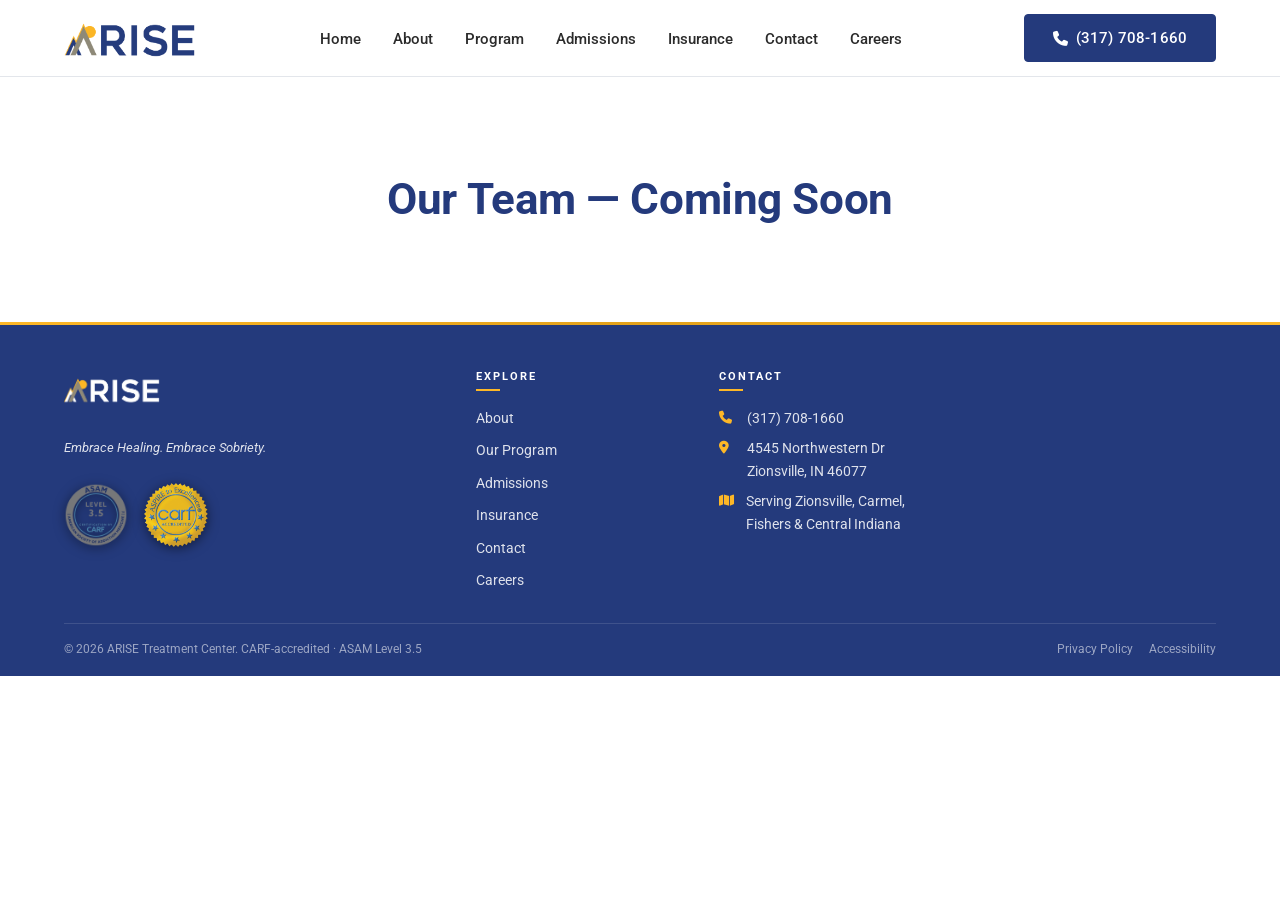
<file: team.html>
<!doctype html>
<html lang="en">
<head>
  <meta charset="utf-8">
  <meta name="viewport" content="width=device-width, initial-scale=1">
  <title>Our Team | ARISE Treatment Center</title>
  <meta name="description" content="Meet the clinical and support team at ARISE Treatment Center.">
  <meta name="theme-color" content="#243a7c">
  <link rel="icon" href="data:,">
  <link rel="preconnect" href="https://fonts.googleapis.com">
  <link rel="preconnect" href="https://fonts.gstatic.com" crossorigin>
  <link rel="stylesheet" href="https://fonts.googleapis.com/css2?family=Roboto:wght@400;500;700;900&display=swap">
  <link rel="stylesheet" href="https://cdnjs.cloudflare.com/ajax/libs/font-awesome/6.5.1/css/all.min.css" crossorigin="anonymous" referrerpolicy="no-referrer">
  <link rel="stylesheet" href="styles.css">
</head>
<body>
  <a class="skip-link" href="#main">Skip to main content</a>

  <header class="site-header" role="banner">
    <div class="container site-header__inner">
      <a class="site-header__logo" href="index.html" aria-label="ARISE Treatment Center home">
        <img src="FULL_WORD.png" alt="ARISE Treatment Center">
      </a>
      <nav class="site-nav" aria-label="Primary">
        <ul>
          <li><a href="index.html">Home</a></li>
          <li><a href="about.html">About</a></li>
          <li><a href="program.html">Program</a></li>
          <li><a href="admissions.html">Admissions</a></li>
          <li><a href="insurance.html">Insurance</a></li>
          <li><a href="contact.html">Contact</a></li>
          <li><a href="careers.html">Careers</a></li>
        </ul>
      </nav>
      <a class="btn btn-secondary site-header__cta" href="tel:+13177081660">
        <i class="fa-solid fa-phone" aria-hidden="true"></i>
        (317) 708-1660
      </a>
      <button class="nav-toggle" type="button" aria-expanded="false" aria-controls="mobile-nav" aria-label="Toggle navigation menu">
        <span></span><span></span><span></span>
      </button>
    </div>
    <div class="mobile-nav" id="mobile-nav" aria-hidden="true">
      <ul>
        <li><a href="index.html">Home</a></li>
        <li><a href="about.html">About</a></li>
        <li><a href="program.html">Program</a></li>
        <li><a href="admissions.html">Admissions</a></li>
        <li><a href="insurance.html">Insurance</a></li>
        <li><a href="contact.html">Contact</a></li>
        <li><a href="careers.html">Careers</a></li>
      </ul>
      <a class="btn btn-secondary mobile-nav__cta" href="tel:+13177081660">
        <i class="fa-solid fa-phone" aria-hidden="true"></i>
        Call (317) 708-1660
      </a>
    </div>
  </header>

  <main id="main" class="section">
    <div class="container text-center">
      <h1>Our Team &mdash; Coming Soon</h1>
    </div>
  </main>

    <footer class="site-footer" role="contentinfo">
    <div class="container">
      <div class="site-footer__grid">
        <div>
          <a class="site-footer__brand" href="index.html"><img src="FULL_WORD_w.png" alt="ARISE Treatment Center"></a>
          <p class="site-footer__tagline">Embrace Healing. Embrace Sobriety.</p>
          <div class="site-footer__seals">
            <img src="asam-level-35.png" alt="ASAM Level 3.5 Certification by CARF">
            <img src="carf-accredited.png" alt="CARF Accredited">
          </div>
        </div>

        <div>
          <h3>Explore</h3>
          <ul>
            <li><a href="about.html">About</a></li>
            <li><a href="program.html">Our Program</a></li>
            <li><a href="admissions.html">Admissions</a></li>
            <li><a href="insurance.html">Insurance</a></li>
            <li><a href="contact.html">Contact</a></li>
            <li><a href="careers.html">Careers</a></li>
          </ul>
        </div>

        <div>
          <h3>Contact</h3>
          <div class="site-footer__contact">
            <div class="site-footer__contact-line">
              <i class="fa-solid fa-phone" aria-hidden="true"></i>
              <a href="tel:+13177081660">(317) 708-1660</a>
            </div>
            <div class="site-footer__contact-line">
              <i class="fa-solid fa-location-dot" aria-hidden="true"></i>
              <span>4545 Northwestern Dr<br>Zionsville, IN 46077</span>
            </div>
            <div class="site-footer__contact-line">
              <i class="fa-solid fa-map" aria-hidden="true"></i>
              <span>Serving Zionsville, Carmel, Fishers &amp; Central Indiana</span>
            </div>
          </div>
        </div>
      </div>

      <div class="site-footer__bottom">
        <span>&copy; 2026 ARISE Treatment Center. CARF-accredited &middot; ASAM Level 3.5</span>
        <div class="site-footer__bottom-links">
          <a href="privacy.html">Privacy Policy</a>
          <a href="accessibility.html">Accessibility</a>
        </div>
      </div>
    </div>
  </footer>

  <a class="sticky-call" href="tel:+13177081660" aria-label="Call ARISE Treatment Center at (317) 708-1660">
    <i class="fa-solid fa-phone" aria-hidden="true"></i>
    <span>Call Now</span>
  </a>

  <script src="main.js" defer></script>
</body>
</html>
</file>
<file: styles.css>
/* =========================================================
   ARISE Treatment Center — Design System & Global Styles
   Clean modern. Navy + warm gray foundation, yellow as a small accent.
   ========================================================= */

/* ---------- Scroll animations ---------- */
.fade-up {
  opacity: 0;
  transform: translateY(24px);
  transition: opacity 0.55s ease, transform 0.55s ease;
}
.fade-up.is-visible {
  opacity: 1;
  transform: translateY(0);
}
@media (prefers-reduced-motion: reduce) {
  .fade-up { opacity: 1; transform: none; transition: none; }
}

/* ---------- Reset ---------- */
*,
*::before,
*::after {
  box-sizing: border-box;
}

html {
  -webkit-text-size-adjust: 100%;
  scroll-behavior: smooth;
}

body,
h1, h2, h3, h4, h5, h6,
p, figure, blockquote, dl, dd, ul, ol {
  margin: 0;
}

ul, ol {
  padding: 0;
  list-style: none;
}

img, svg, video {
  max-width: 100%;
  height: auto;
  display: block;
}

a {
  color: inherit;
  text-decoration: none;
}

button {
  font: inherit;
  cursor: pointer;
  border: none;
  background: none;
}

/* ---------- Design tokens ---------- */
:root {
  /* Brand colors */
  --color-navy:        #243a7c;
  --color-navy-dark:   #1a2c5c;
  --color-yellow:      #fdb727;
  --color-yellow-dark: #e2a11a;
  --color-warm-gray:   #8e8978;

  /* Neutrals */
  --color-off-white:   #f7f8f9;
  --color-white:       #ffffff;
  --color-text:        #2b2b2b;
  --color-text-muted:  #5d6c7b;
  --color-border:      #e3e6eb;

  /* Spacing scale */
  --space-1:  4px;
  --space-2:  8px;
  --space-3:  12px;
  --space-4:  16px;
  --space-5:  24px;
  --space-6:  32px;
  --space-7:  48px;
  --space-8:  64px;
  --space-9:  96px;
  --space-10: 128px;

  /* Typography */
  --font-sans: "Roboto", -apple-system, BlinkMacSystemFont, "Segoe UI", sans-serif;

  --fs-display: 52px;
  --fs-h1:      44px;
  --fs-h2:      34px;
  --fs-h3:      22px;
  --fs-body:    17px;
  --fs-small:   14px;

  --lh-tight: 1.2;
  --lh-body:  1.65;

  --fw-regular:  400;
  --fw-medium:   500;
  --fw-semibold: 600;
  --fw-bold:     700;
  --fw-black:    900;

  /* Layout */
  --container-max: 1200px;
  --radius-sm: 4px;
  --radius-md: 8px;
  --radius-lg: 12px;

  /* Elevation — subtle, not marketing-y */
  --shadow-sm: 0 1px 2px rgba(36, 58, 124, 0.06);
  --shadow-md: 0 2px 8px rgba(36, 58, 124, 0.08);
  --shadow-lg: 0 8px 24px rgba(36, 58, 124, 0.10);

  --ease: cubic-bezier(0.2, 0.8, 0.2, 1);
}

@media (max-width: 640px) {
  :root {
    --fs-display: 34px;
    --fs-h1:      30px;
    --fs-h2:      24px;
    --fs-h3:      20px;
    --fs-body:    16px;
  }
}

/* ---------- Base ---------- */
body {
  font-family: var(--font-sans);
  font-size: var(--fs-body);
  line-height: var(--lh-body);
  color: var(--color-text);
  background: var(--color-white);
  -webkit-font-smoothing: antialiased;
  -moz-osx-font-smoothing: grayscale;
}

h1, h2, h3, h4 {
  line-height: var(--lh-tight);
  color: var(--color-navy);
  font-weight: var(--fw-medium);
  letter-spacing: -0.01em;
}

h1 { font-size: var(--fs-h1); font-weight: var(--fw-bold); }
h2 { font-size: var(--fs-h2); font-weight: var(--fw-bold); }
h3 { font-size: var(--fs-h3); font-weight: var(--fw-semibold); }

p { color: var(--color-text); }

a {
  color: var(--color-navy);
  text-decoration: underline;
  text-decoration-thickness: 1px;
  text-underline-offset: 3px;
  transition: color 0.2s var(--ease);
}
a:hover { color: var(--color-yellow-dark); }

:focus-visible {
  outline: 2px solid var(--color-yellow);
  outline-offset: 3px;
  border-radius: 2px;
}

/* Accessibility helpers */
.sr-only {
  position: absolute;
  width: 1px; height: 1px;
  padding: 0; margin: -1px;
  overflow: hidden;
  clip: rect(0, 0, 0, 0);
  white-space: nowrap;
  border: 0;
}

.skip-link {
  position: absolute;
  left: -9999px;
  top: 0;
  background: var(--color-navy);
  color: var(--color-white);
  padding: var(--space-3) var(--space-5);
  z-index: 1000;
}
.skip-link:focus {
  left: var(--space-4);
  top: var(--space-4);
}

/* ---------- Layout utilities ---------- */
.container {
  width: 100%;
  max-width: var(--container-max);
  margin-inline: auto;
  padding-inline: var(--space-5);
}

.section {
  padding-block: var(--space-8);
}

@media (min-width: 1025px) {
  .section { padding-block: var(--space-9); }
}

.section--navy {
  background: var(--color-navy);
  color: var(--color-white);
}
.section--navy h1,
.section--navy h2,
.section--navy h3 { color: var(--color-white); }
.section--navy p { color: rgba(255, 255, 255, 0.9); }

.section--off-white { background: var(--color-off-white); }
.section--white     { background: var(--color-white); }
.section--cream     { background: var(--color-off-white); }
.section--sand      { background: var(--color-off-white); }
.section--sky       { background: #eef2fa; }
.section--mist      { background: #e9ecef; }
.section--gradient-warm {
  background: linear-gradient(135deg, #fdf6e3 0%, #fbeac6 100%);
}
.section--gradient-cool {
  background: linear-gradient(180deg, #eef2fa 0%, #f7f8fb 100%);
}

/* ARISE wordmark emphasis inside body copy */
.brand-arise {
  font-weight: var(--fw-black);
  letter-spacing: 0.04em;
  color: var(--color-yellow-dark);
}
.section--navy .brand-arise,
.testimonial .brand-arise,
.hero .brand-arise { color: var(--color-yellow); }

.text-center { text-align: center; }

.eyebrow {
  display: inline-block;
  font-size: 13px;
  font-weight: var(--fw-semibold);
  text-transform: uppercase;
  letter-spacing: 0.12em;
  color: var(--color-text-muted);
  margin-bottom: var(--space-3);
}
.section--navy .eyebrow { color: rgba(255, 255, 255, 0.75); }
.hero .eyebrow { color: rgba(255, 255, 255, 0.90); }

/* ---------- Buttons ---------- */
.btn {
  position: relative;
  display: inline-flex;
  align-items: center;
  justify-content: center;
  gap: var(--space-2);
  padding: 14px 28px;
  font-family: var(--font-sans);
  font-size: 15px;
  font-weight: var(--fw-medium);
  text-decoration: none;
  letter-spacing: 0.01em;
  border-radius: var(--radius-sm);
  border: 1.5px solid transparent;
  transition: background 0.25s var(--ease), color 0.25s var(--ease), border-color 0.25s var(--ease), transform 0.2s var(--ease), box-shadow 0.25s var(--ease);
  cursor: pointer;
  line-height: 1.2;
  overflow: hidden;
  isolation: isolate;
}
.btn i { transition: transform 0.25s var(--ease); }
.btn:hover { transform: translateY(-2px); }
.btn:hover i { transform: translateX(3px); }
.btn:active { transform: translateY(0); }

/* Yellow: primary action. Navy text on yellow meets AA contrast. */
.btn-primary {
  background: var(--color-yellow);
  color: var(--color-navy);
  border-color: var(--color-yellow);
  font-weight: var(--fw-bold);
  box-shadow: 0 1px 2px rgba(253, 183, 39, 0.2);
}
.btn-primary:hover {
  background: var(--color-yellow-dark);
  border-color: var(--color-yellow-dark);
  color: var(--color-navy);
  box-shadow: 0 6px 16px rgba(253, 183, 39, 0.35);
}

.btn-secondary {
  background: var(--color-navy);
  color: var(--color-white);
  border-color: var(--color-navy);
}
.btn-secondary:hover {
  background: var(--color-navy-dark);
  border-color: var(--color-navy-dark);
  color: var(--color-white);
  box-shadow: 0 6px 16px rgba(36, 58, 124, 0.3);
}

/* Outline: "fill from left" animation on hover */
.btn-outline {
  background: transparent;
  color: var(--color-navy);
  border-color: var(--color-navy);
  position: relative;
}
.btn-outline::before {
  content: "";
  position: absolute;
  inset: 0;
  background: var(--color-navy);
  transform: scaleX(0);
  transform-origin: left center;
  transition: transform 0.35s var(--ease);
  z-index: -1;
}
.btn-outline:hover::before { transform: scaleX(1); }
.btn-outline:hover { color: var(--color-white); }

.section--navy .btn-outline,
.hero .btn-outline,
.cta-inline .btn-outline {
  color: var(--color-white);
  border-color: rgba(255, 255, 255, 0.6);
}
.section--navy .btn-outline::before,
.hero .btn-outline::before,
.cta-inline .btn-outline::before { background: var(--color-white); }
.section--navy .btn-outline:hover,
.hero .btn-outline:hover,
.cta-inline .btn-outline:hover {
  color: var(--color-navy);
  border-color: var(--color-white);
}

/* Reduced motion: keep color changes, drop movement */
@media (prefers-reduced-motion: reduce) {
  .btn, .btn i, .btn-outline::before { transition: background 0.2s, color 0.2s, border-color 0.2s; transform: none !important; }
  .btn:hover { transform: none; }
  .btn-outline::before { display: none; }
  .btn-outline:hover { background: var(--color-navy); color: var(--color-white); }
}

/* ---------- Card ---------- */
.card {
  background: var(--color-white);
  border: 1px solid var(--color-border);
  border-radius: var(--radius-md);
  padding: var(--space-6);
  transition: border-color 0.2s var(--ease), box-shadow 0.2s var(--ease);
  height: 100%;
  display: flex;
  flex-direction: column;
}
.card:hover {
  border-color: var(--color-navy);
  box-shadow: var(--shadow-md);
}
.card__icon {
  width: 48px;
  height: 48px;
  display: inline-flex;
  align-items: center;
  justify-content: center;
  color: var(--color-navy);
  background: var(--color-off-white);
  border-radius: var(--radius-sm);
  font-size: 20px;
  margin-bottom: var(--space-5);
}
.card__title {
  margin-bottom: var(--space-3);
  color: var(--color-navy);
}
.card__body {
  color: var(--color-text-muted);
  flex: 1;
  margin-bottom: var(--space-5);
  font-size: 16px;
  line-height: 1.6;
}
.card__link {
  font-weight: var(--fw-medium);
  color: var(--color-navy);
  text-decoration: none;
  font-size: 14px;
  display: inline-flex;
  align-items: center;
  gap: 6px;
  border-bottom: 1.5px solid var(--color-yellow);
  padding-bottom: 2px;
  align-self: flex-start;
  transition: color 0.2s var(--ease), border-color 0.2s var(--ease);
}
.card__link i { transition: transform 0.25s var(--ease); }
.card:hover .card__link { color: var(--color-yellow-dark); }
.card:hover .card__link i { transform: translateX(4px); }
@media (prefers-reduced-motion: reduce) {
  .card__link i, .split__media img { transition: none; transform: none !important; }
}

/* ---------- Header ---------- */
.site-header {
  position: sticky;
  top: 0;
  z-index: 100;
  background: var(--color-white);
  border-bottom: 1px solid var(--color-border);
}
.site-header__inner {
  display: flex;
  align-items: center;
  justify-content: space-between;
  gap: var(--space-5);
  padding-block: var(--space-3);
}
.site-header__logo {
  display: inline-flex;
  align-items: center;
  text-decoration: none;
}
.site-header__logo img {
  height: 44px;
  width: auto;
}

.site-nav {
  display: none;
}
.site-nav ul {
  display: flex;
  gap: var(--space-6);
}
.site-nav a {
  color: var(--color-text);
  text-decoration: none;
  font-weight: var(--fw-medium);
  font-size: 15px;
  padding: var(--space-2) 0;
  position: relative;
  transition: color 0.2s var(--ease);
}
.site-nav a:hover { color: var(--color-navy); }
.site-nav a[aria-current="page"] {
  color: var(--color-navy);
}
.site-nav a[aria-current="page"]::after {
  content: "";
  position: absolute;
  left: 0; right: 0; bottom: -2px;
  height: 2px;
  background: var(--color-yellow);
}

.site-header__cta { display: none; }

.nav-toggle {
  display: inline-flex;
  flex-direction: column;
  justify-content: center;
  gap: 5px;
  width: 44px;
  height: 44px;
  padding: 10px;
  border-radius: var(--radius-sm);
}
.nav-toggle:hover { background: var(--color-off-white); }
.nav-toggle span {
  display: block;
  width: 100%;
  height: 2px;
  background: var(--color-navy);
  transition: transform 0.2s var(--ease), opacity 0.2s var(--ease);
}
.nav-toggle[aria-expanded="true"] span:nth-child(1) { transform: translateY(7px) rotate(45deg); }
.nav-toggle[aria-expanded="true"] span:nth-child(2) { opacity: 0; }
.nav-toggle[aria-expanded="true"] span:nth-child(3) { transform: translateY(-7px) rotate(-45deg); }

.mobile-nav {
  display: none;
  background: var(--color-white);
  border-top: 1px solid var(--color-border);
  padding: var(--space-5);
}
.mobile-nav[aria-hidden="false"] { display: block; }
.mobile-nav ul {
  display: flex;
  flex-direction: column;
  gap: 0;
}
.mobile-nav a {
  display: block;
  padding: var(--space-4) 0;
  color: var(--color-text);
  font-weight: var(--fw-medium);
  text-decoration: none;
  border-bottom: 1px solid var(--color-border);
}
.mobile-nav a[aria-current="page"] { color: var(--color-navy); }
.mobile-nav__cta { margin-top: var(--space-5); width: 100%; }

@media (min-width: 1025px) {
  .site-nav { display: block; }
  .site-header__cta { display: inline-flex; }
  .nav-toggle { display: none; }
  .mobile-nav { display: none !important; }
  .site-header__logo img { height: 52px; }
}

/* ---------- Hero ---------- */
.hero {
  background-color: var(--color-navy);
  background-image: linear-gradient(rgba(26, 40, 85, 0.55), rgba(26, 40, 85, 0.45)),
                    url("pexels-ilya-perelude-85999447-8936769.jpg");
  background-size: cover;
  background-position: center 60%;
  color: var(--color-white);
  padding-block: var(--space-9);
  position: relative;
  overflow: hidden;
}
.hero__inner {
  position: relative;
  max-width: 820px;
  margin-inline: auto;
  text-align: center;
}
.hero__display {
  font-size: var(--fs-display);
  font-weight: var(--fw-bold);
  line-height: 1.15;
  color: var(--color-white);
  margin-bottom: var(--space-5);
  letter-spacing: -0.015em;
}
.hero__lede {
  font-size: 18px;
  color: rgba(255, 255, 255, 0.85);
  margin-bottom: var(--space-7);
  line-height: 1.6;
  max-width: 640px;
  margin-inline: auto;
}
.hero__actions {
  display: flex;
  flex-wrap: wrap;
  gap: var(--space-4);
  justify-content: center;
}

@media (min-width: 1025px) {
  .hero { padding-block: var(--space-10); }
  .hero__lede { font-size: 19px; }
}

/* ---------- Image + text split ---------- */
.split {
  display: grid;
  grid-template-columns: 1fr;
  gap: var(--space-6);
  align-items: center;
}
@media (min-width: 1025px) {
  .split { grid-template-columns: 1fr 1fr; gap: var(--space-8); }
  .split--reverse .split__media { order: 2; }
}
.split__media {
  position: relative;
  aspect-ratio: 4 / 3;
  border-radius: var(--radius-md);
  overflow: hidden;
  box-shadow: var(--shadow-md);
}
.split__media img {
  width: 100%;
  height: 100%;
  object-fit: cover;
  display: block;
  transition: transform 0.6s var(--ease);
}
.split:hover .split__media img { transform: scale(1.03); }
.split__media::after {
  content: "";
  position: absolute;
  inset: 0;
  border-radius: var(--radius-md);
  box-shadow: inset 0 0 0 1px rgba(0, 0, 0, 0.05);
  pointer-events: none;
}
.split__body h2 { margin-bottom: var(--space-5); }
.split__body p { color: var(--color-text-muted); font-size: 17px; margin-bottom: var(--space-4); }
.split__body .eyebrow { margin-bottom: var(--space-4); }

/* ---------- Trust band (CARF / ASAM / area) ---------- */
.trust-band {
  background: linear-gradient(135deg, #243a7c 0%, #1a2c5c 100%);
  color: var(--color-white);
  padding-block: var(--space-6);
}
.trust-band .trust-item__label { color: rgba(255, 255, 255, 0.75); }
.trust-band .trust-item__value { color: var(--color-white); }
.trust-band .trust-item__icon {
  background: rgba(253, 183, 39, 0.15);
  color: var(--color-yellow);
  border-color: rgba(255, 255, 255, 0.2);
}
.trust-band__inner {
  display: grid;
  grid-template-columns: 1fr;
  gap: var(--space-5);
  text-align: center;
  align-items: center;
}
@media (min-width: 641px) {
  .trust-band__inner { grid-template-columns: repeat(3, 1fr); gap: var(--space-6); }
}
.trust-item {
  display: flex;
  flex-direction: column;
  align-items: center;
  gap: var(--space-2);
}
.trust-item__label {
  font-size: 12px;
  font-weight: var(--fw-semibold);
  text-transform: uppercase;
  letter-spacing: 0.15em;
  color: var(--color-text-muted);
}
.trust-item__value {
  font-size: 19px;
  font-weight: var(--fw-bold);
  color: var(--color-navy);
  letter-spacing: -0.005em;
}
.trust-item__icon {
  width: 44px;
  height: 44px;
  display: inline-flex;
  align-items: center;
  justify-content: center;
  background: var(--color-white);
  color: var(--color-yellow-dark);
  border-radius: 50%;
  font-size: 20px;
  margin-bottom: var(--space-2);
  border: 1px solid var(--color-border);
}

/* ---------- Mission pillars (3-across values row) ---------- */
.mission {
  position: relative;
  overflow: hidden;
}
.mission::before,
.mission::after {
  content: "";
  position: absolute;
  width: 420px;
  height: 420px;
  border-radius: 50%;
  pointer-events: none;
  z-index: 0;
}
.mission::before {
  top: -180px;
  left: -180px;
  background: radial-gradient(circle, rgba(253, 183, 39, 0.18) 0%, transparent 70%);
}
.mission::after {
  bottom: -180px;
  right: -180px;
  background: radial-gradient(circle, rgba(36, 58, 124, 0.10) 0%, transparent 70%);
}
.mission > .container { position: relative; z-index: 1; }

.pillars {
  display: grid;
  grid-template-columns: 1fr;
  gap: var(--space-5);
  margin-top: var(--space-7);
}
@media (min-width: 641px) {
  .pillars { grid-template-columns: repeat(3, 1fr); gap: var(--space-6); }
}
.pillar {
  text-align: center;
  padding: var(--space-6) var(--space-5);
  background: var(--color-white);
  border-radius: var(--radius-md);
  box-shadow: var(--shadow-sm);
  transition: transform 0.25s var(--ease), box-shadow 0.25s var(--ease);
}
.pillar:hover {
  transform: translateY(-3px);
  box-shadow: var(--shadow-md);
}
.pillar__icon {
  width: 52px;
  height: 52px;
  display: inline-flex;
  align-items: center;
  justify-content: center;
  background: var(--color-off-white);
  color: var(--color-navy);
  border-radius: var(--radius-md);
  font-size: 20px;
  margin-bottom: var(--space-4);
}
.pillar__title {
  color: var(--color-navy);
  margin-bottom: var(--space-2);
  font-size: 18px;
  font-weight: var(--fw-bold);
}
.pillar__body {
  color: var(--color-text-muted);
  font-size: 15px;
  line-height: 1.6;
}

/* ---------- Section heading block ---------- */
.section-heading {
  text-align: center;
  max-width: 720px;
  margin: 0 auto var(--space-7);
}
.section-heading p {
  color: var(--color-text-muted);
  margin-top: var(--space-4);
  font-size: 17px;
}
.section--navy .section-heading p { color: rgba(255, 255, 255, 0.85); }

/* ---------- Service grid ---------- */
.service-grid {
  display: grid;
  grid-template-columns: 1fr;
  gap: var(--space-5);
}
@media (min-width: 641px) {
  .service-grid { grid-template-columns: repeat(auto-fit, minmax(280px, 1fr)); }
}
@media (min-width: 1025px) {
  .service-grid { grid-template-columns: repeat(auto-fit, minmax(280px, 1fr)); gap: var(--space-5); }
}

/* ---------- Insurance strip ---------- */
.insurance {
  background: var(--color-off-white);
  border-top: 1px solid var(--color-border);
  border-bottom: 1px solid var(--color-border);
}
.insurance__list {
  display: flex;
  flex-wrap: wrap;
  justify-content: center;
  gap: var(--space-3);
  margin-block: var(--space-6) var(--space-5);
}
.insurance__list li {
  font-weight: var(--fw-semibold);
  font-size: 15px;
  color: var(--color-navy);
  padding: 10px 20px;
  background: var(--color-white);
  border-radius: var(--radius-sm);
  border: 1px solid var(--color-border);
  box-shadow: var(--shadow-sm);
  transition: box-shadow 0.2s var(--ease), transform 0.2s var(--ease);
}
.insurance__list li:hover {
  box-shadow: var(--shadow-md);
  transform: translateY(-1px);
}
.insurance__note {
  text-align: center;
  color: var(--color-text-muted);
  font-size: var(--fs-small);
}

/* ---------- Testimonial ---------- */
.testimonial {
  background-color: var(--color-navy);
  background-image: linear-gradient(rgba(36, 58, 124, 0.88), rgba(36, 58, 124, 0.92)),
                    url("pexels-minan1398-853168.jpg");
  background-size: cover;
  background-position: center;
  color: var(--color-white);
  padding-block: var(--space-9);
}
.testimonial blockquote {
  max-width: 860px;
  margin: 0 auto;
  text-align: center;
  position: relative;
}
.testimonial blockquote::before {
  content: "\201C";
  display: block;
  font-family: Georgia, "Times New Roman", serif;
  font-size: 96px;
  line-height: 1;
  color: var(--color-yellow);
  margin-bottom: var(--space-3);
}
.testimonial q {
  display: block;
  font-size: 19px;
  font-style: italic;
  font-weight: var(--fw-regular);
  line-height: 1.5;
  color: var(--color-white);
  margin-bottom: var(--space-5);
  quotes: none;
}
.testimonial q::before,
.testimonial q::after { content: none; }
.testimonial cite {
  font-style: normal;
  font-weight: var(--fw-semibold);
  letter-spacing: 0.05em;
  font-size: 14px;
  color: rgba(255, 255, 255, 0.8);
  text-transform: uppercase;
}
@media (min-width: 1025px) {
  .testimonial q { font-size: 22px; }
}

/* ---------- Inline CTA strip (mid-page) ---------- */
.cta-inline {
  background: linear-gradient(135deg, var(--color-navy) 0%, var(--color-navy-dark) 100%);
  color: var(--color-white);
  border-radius: var(--radius-md);
  padding: var(--space-6) var(--space-6);
  margin-top: var(--space-7);
  display: flex;
  flex-direction: column;
  gap: var(--space-4);
  align-items: center;
  text-align: center;
  box-shadow: var(--shadow-md);
  position: relative;
  overflow: hidden;
}
.cta-inline::before {
  content: "";
  position: absolute;
  top: -40px; right: -40px;
  width: 180px; height: 180px;
  border-radius: 50%;
  background: radial-gradient(circle, rgba(253, 183, 39, 0.25) 0%, transparent 70%);
  pointer-events: none;
}
.cta-inline h3 {
  color: var(--color-white);
  font-size: 24px;
  font-weight: var(--fw-bold);
  margin: 0;
  letter-spacing: -0.01em;
}
.cta-inline p {
  color: rgba(255, 255, 255, 0.85);
  font-size: 16px;
  margin: 0;
  max-width: 520px;
}
.cta-inline__actions {
  display: flex;
  flex-wrap: wrap;
  gap: var(--space-3);
  justify-content: center;
}
@media (min-width: 1025px) {
  .cta-inline { padding: var(--space-7) var(--space-8); }
  .cta-inline h3 { font-size: 28px; }
}

/* ---------- Page hero (smaller than home hero) ---------- */
.page-hero {
  background: linear-gradient(135deg, rgba(26, 40, 85, 0.88), rgba(36, 58, 124, 0.80));
  color: var(--color-white);
  padding-block: var(--space-8) var(--space-7);
  position: relative;
  overflow: hidden;
}
.page-hero--photo {
  background-image: linear-gradient(135deg, rgba(26, 40, 85, 0.85), rgba(36, 58, 124, 0.75)),
                    var(--page-hero-photo, none);
  background-size: cover;
  background-position: center;
}
.page-hero__inner {
  max-width: 820px;
  margin-inline: auto;
  text-align: center;
  position: relative;
  z-index: 1;
}
.page-hero__eyebrow { color: var(--color-yellow); }
.page-hero h1 {
  color: var(--color-white);
  font-size: clamp(32px, 5vw, 48px);
  font-weight: var(--fw-bold);
  letter-spacing: -0.015em;
  margin-bottom: var(--space-4);
}
.page-hero p {
  color: rgba(255, 255, 255, 0.88);
  font-size: 18px;
  max-width: 640px;
  margin-inline: auto;
  line-height: 1.6;
}

/* Breadcrumb-style mini nav on page hero */
.page-hero__crumbs {
  font-size: 13px;
  color: rgba(255, 255, 255, 0.75);
  margin-bottom: var(--space-3);
  letter-spacing: 0.06em;
  text-transform: uppercase;
}
.page-hero__crumbs a { color: rgba(255, 255, 255, 0.75); }
.page-hero__crumbs a:hover { color: var(--color-yellow); }

/* ---------- Value grid (reused on About, Program) ---------- */
.value-grid {
  display: grid;
  grid-template-columns: 1fr;
  gap: var(--space-5);
}
@media (min-width: 641px) {
  .value-grid { grid-template-columns: repeat(2, 1fr); }
}
@media (min-width: 1025px) {
  .value-grid { grid-template-columns: repeat(5, 1fr); gap: var(--space-4); }
}
.value-card {
  background: var(--color-white);
  border: 1px solid var(--color-border);
  border-radius: var(--radius-md);
  padding: var(--space-5);
  text-align: center;
  transition: transform 0.25s var(--ease), border-color 0.25s var(--ease), box-shadow 0.25s var(--ease);
}
.value-card:hover {
  transform: translateY(-3px);
  border-color: var(--color-yellow);
  box-shadow: var(--shadow-md);
}
.value-card__icon {
  width: 44px;
  height: 44px;
  display: inline-flex;
  align-items: center;
  justify-content: center;
  background: var(--color-navy);
  color: var(--color-yellow);
  border-radius: 50%;
  font-size: 18px;
  margin-bottom: var(--space-3);
}
.value-card__title {
  color: var(--color-navy);
  font-size: 16px;
  font-weight: var(--fw-bold);
  text-transform: uppercase;
  letter-spacing: 0.06em;
  margin-bottom: var(--space-2);
}
.value-card__body { font-size: 14px; color: var(--color-text-muted); line-height: 1.5; }

/* ---------- Commitments list (About) ---------- */
.commits {
  display: grid;
  grid-template-columns: 1fr;
  gap: var(--space-5);
}
@media (min-width: 641px) {
  .commits { grid-template-columns: repeat(2, 1fr); }
}
.commit {
  background: var(--color-white);
  border-left: 4px solid var(--color-yellow);
  border-radius: 0 var(--radius-md) var(--radius-md) 0;
  padding: var(--space-5) var(--space-5) var(--space-5) var(--space-5);
  box-shadow: var(--shadow-sm);
  transition: transform 0.25s var(--ease), box-shadow 0.25s var(--ease);
}
.commit:hover { transform: translateX(3px); box-shadow: var(--shadow-md); }
.commit h3 {
  color: var(--color-navy);
  font-size: 18px;
  font-weight: var(--fw-bold);
  margin-bottom: var(--space-2);
  display: flex;
  align-items: center;
  gap: var(--space-3);
}
.commit h3 i { color: var(--color-yellow-dark); font-size: 18px; }
.commit p { color: var(--color-text-muted); font-size: 15px; line-height: 1.55; margin: 0; }

/* ---------- Timeline (Program) ---------- */
.timeline {
  display: grid;
  grid-template-columns: 1fr;
  gap: var(--space-4);
  position: relative;
}
@media (min-width: 1025px) {
  .timeline {
    grid-template-columns:repeat(auto-fit, minmax(280px, 1fr));
    gap: var(--space-5);
  }
  .timeline--3 {
    grid-template-columns:repeat(auto-fit, minmax(280px, 1fr));
    max-width: 900px;
    margin-inline: auto;
  }
  .timeline::before {
    content: "";
    position: absolute;
    top: 28px;
    left: 8%; right: 8%;
    height: 2px;
    background: repeating-linear-gradient(90deg, var(--color-yellow) 0 8px, transparent 8px 14px);
    z-index: 0;
  }
}
.timeline__step {
  position: relative;
  text-align: center;
  padding: var(--space-5) var(--space-4);
  background: var(--color-white);
  border: 1px solid var(--color-border);
  border-radius: var(--radius-md);
  z-index: 1;
  transition: transform 0.25s var(--ease), border-color 0.25s var(--ease), box-shadow 0.25s var(--ease);
}
.timeline__step:hover {
  transform: translateY(-3px);
  border-color: var(--color-yellow);
  box-shadow: var(--shadow-md);
}
.timeline__number {
  width: 56px; height: 56px;
  display: inline-flex;
  align-items: center;
  justify-content: center;
  background: var(--color-navy);
  color: var(--color-yellow);
  border-radius: 50%;
  font-size: 20px;
  font-weight: var(--fw-black);
  margin-bottom: var(--space-3);
}
.timeline__step h3 {
  color: var(--color-navy);
  font-size: 17px;
  margin-bottom: var(--space-2);
}
.timeline__step p { color: var(--color-text-muted); font-size: 14px; line-height: 1.5; margin: 0; }

/* ---------- Dos / Donts columns (Admissions) ---------- */
.dos-donts {
  display: grid;
  grid-template-columns: 1fr;
  gap: var(--space-5);
}
@media (min-width: 801px) {
  .dos-donts { grid-template-columns: 1fr 1fr; gap: var(--space-6); }
}
.dos-donts__col {
  background: var(--color-white);
  border: 1px solid var(--color-border);
  border-radius: var(--radius-md);
  padding: var(--space-6);
}
.dos-donts__header {
  display: flex;
  align-items: center;
  gap: var(--space-3);
  padding-bottom: var(--space-4);
  border-bottom: 1px solid var(--color-border);
  margin-bottom: var(--space-4);
}
.dos-donts__header i {
  width: 36px; height: 36px;
  display: inline-flex;
  align-items: center;
  justify-content: center;
  border-radius: 50%;
  font-size: 15px;
}
.dos-donts__col--do .dos-donts__header i { background: #d1e7dd; color: #0f5132; }
.dos-donts__col--dont .dos-donts__header i { background: #f8d7da; color: #842029; }
.dos-donts__header h3 { font-size: 22px; color: var(--color-navy); margin: 0; }
.dos-donts__item { margin-bottom: var(--space-4); }
.dos-donts__item:last-child { margin-bottom: 0; }
.dos-donts__item strong { display: block; color: var(--color-navy); font-size: 15px; margin-bottom: 4px; }
.dos-donts__item p { color: var(--color-text-muted); font-size: 14px; line-height: 1.5; margin: 0; }

/* ---------- House rules grid ---------- */
.rules-grid {
  display: grid;
  grid-template-columns: 1fr;
  gap: var(--space-4);
}
@media (min-width: 641px) {
  .rules-grid { grid-template-columns: repeat(2, 1fr); }
}
@media (min-width: 1025px) {
  .rules-grid { grid-template-columns: repeat(3, 1fr); }
}
.rule {
  background: rgba(255, 255, 255, 0.08);
  border: 1px solid rgba(255, 255, 255, 0.18);
  border-radius: var(--radius-md);
  padding: var(--space-5);
  color: var(--color-white);
}
.rule h3 {
  color: var(--color-yellow);
  font-size: 14px;
  font-weight: var(--fw-bold);
  text-transform: uppercase;
  letter-spacing: 0.08em;
  margin-bottom: var(--space-3);
}
.rule p { color: rgba(255, 255, 255, 0.88); font-size: 15px; line-height: 1.55; margin: 0; }

/* ---------- Checkable prep list (Admissions) ---------- */
.prep-list { display: flex; flex-direction: column; gap: var(--space-5); }
.prep-item {
  display: grid;
  grid-template-columns: 56px 1fr;
  gap: var(--space-4);
  padding: var(--space-5);
  background: var(--color-white);
  border: 1px solid var(--color-border);
  border-radius: var(--radius-md);
  transition: border-color 0.25s var(--ease), box-shadow 0.25s var(--ease);
}
.prep-item:hover { border-color: var(--color-yellow); box-shadow: var(--shadow-sm); }
.prep-item__num {
  width: 44px; height: 44px;
  display: inline-flex;
  align-items: center;
  justify-content: center;
  background: var(--color-yellow);
  color: var(--color-navy);
  border-radius: 50%;
  font-weight: var(--fw-black);
  font-size: 18px;
}
.prep-item h3 { color: var(--color-navy); margin-bottom: var(--space-2); font-size: 18px; }
.prep-item p { color: var(--color-text-muted); font-size: 15px; line-height: 1.6; margin: 0; }

/* ---------- Insurance grid (on Insurance page) ---------- */
.ins-grid {
  display: grid;
  grid-template-columns: repeat(2, 1fr);
  gap: var(--space-3);
}
@media (min-width: 641px) { .ins-grid { grid-template-columns: repeat(3, 1fr); } }
@media (min-width: 1025px) { .ins-grid { grid-template-columns: repeat(4, 1fr); } }
.ins-card {
  display: flex;
  align-items: center;
  justify-content: center;
  padding: var(--space-4);
  background: var(--color-white);
  border: 1px solid var(--color-border);
  border-radius: var(--radius-sm);
  font-weight: var(--fw-medium);
  color: var(--color-navy);
  text-align: center;
  font-size: 14px;
  min-height: 64px;
  transition: border-color 0.2s var(--ease), background 0.2s var(--ease);
}
.ins-card:hover { border-color: var(--color-yellow); background: #fffdf4; }

/* ---------- Sticky mobile call button (floating FAB) ---------- */
.sticky-call {
  position: fixed;
  bottom: 18px;
  right: 18px;
  z-index: 90;
  display: inline-flex;
  align-items: center;
  gap: 10px;
  padding: 14px 20px;
  background: var(--color-yellow);
  color: var(--color-navy);
  font-weight: var(--fw-bold);
  font-size: 15px;
  text-decoration: none;
  border-radius: 999px;
  box-shadow: 0 6px 20px rgba(36, 58, 124, 0.35), 0 2px 6px rgba(0, 0, 0, 0.15);
  transition: transform 0.2s var(--ease), box-shadow 0.2s var(--ease), background 0.2s var(--ease);
}
.sticky-call:hover {
  background: var(--color-yellow-dark);
  transform: translateY(-2px);
  box-shadow: 0 10px 28px rgba(36, 58, 124, 0.45), 0 3px 8px rgba(0, 0, 0, 0.18);
  color: var(--color-navy);
}
.sticky-call i {
  font-size: 16px;
  animation: sticky-pulse 2.2s ease-in-out infinite;
}
@keyframes sticky-pulse {
  0%, 100% { transform: scale(1); }
  50%      { transform: scale(1.15); }
}
@media (min-width: 1025px) {
  .sticky-call { display: none; }
}
@media (prefers-reduced-motion: reduce) {
  .sticky-call i { animation: none; }
}

/* ---------- Final CTA (above footer) ---------- */
.cta-band {
  background: var(--color-off-white);
  color: var(--color-text);
  text-align: center;
  position: relative;
  overflow: hidden;
  padding-block: var(--space-7);
}
.cta-band > .container { position: relative; z-index: 1; }

.cta-band .eyebrow { color: var(--color-text-muted); }
.cta-band h2 {
  color: var(--color-navy);
  margin-bottom: var(--space-4);
}
.cta-band p {
  color: var(--color-text-muted);
  max-width: 600px;
  margin-inline: auto;
  font-size: 17px;
}
.cta-band__phone {
  font-size: 26px;
  font-weight: var(--fw-bold);
  letter-spacing: -0.01em;
  display: inline-flex;
  align-items: center;
  gap: var(--space-2);
  margin-block: var(--space-5);
  color: var(--color-navy);
  text-decoration: none;
  transition: color 0.2s var(--ease), transform 0.2s var(--ease);
}
.cta-band__phone i {
  font-size: 24px;
  color: var(--color-yellow-dark);
}
.cta-band__phone:hover {
  color: var(--color-navy-dark);
  transform: translateY(-1px);
}
.cta-band__phone:hover i { color: var(--color-yellow-dark); }
.cta-band__available {
  display: block;
  font-size: 13px;
  font-weight: var(--fw-regular);
  color: var(--color-text-muted);
  letter-spacing: 0.08em;
  text-transform: uppercase;
  margin-bottom: var(--space-4);
}
.cta-band__actions {
  display: flex;
  flex-wrap: wrap;
  gap: var(--space-4);
  justify-content: center;
}

/* ---------- Contact / map ---------- */
.contact-grid {
  display: grid;
  grid-template-columns: 1fr;
  gap: var(--space-6);
  align-items: start;
}
@media (min-width: 1025px) {
  .contact-grid { grid-template-columns: 1fr 1.4fr; gap: var(--space-7); }
}
.contact-info h3 { margin-bottom: var(--space-2); }
.contact-info p,
.contact-info address {
  font-style: normal;
  color: var(--color-text-muted);
  margin-bottom: var(--space-5);
  line-height: 1.7;
}
.contact-info a { color: var(--color-navy); font-weight: var(--fw-medium); }
.contact-info i { color: var(--color-yellow-dark); width: 18px; text-align: center; margin-right: 6px; }

.map-embed {
  position: relative;
  width: 100%;
  aspect-ratio: 4 / 3;
  border-radius: var(--radius-md);
  overflow: hidden;
  border: 1px solid var(--color-border);
  box-shadow: var(--shadow-sm);
}
.map-embed iframe {
  position: absolute;
  inset: 0;
  width: 100%;
  height: 100%;
  border: 0;
}

/* ---------- Footer ---------- */
.site-footer {
  background: var(--color-navy);
  color: rgba(255, 255, 255, 0.85);
  padding-block: var(--space-7) var(--space-4);
  font-size: 14px;
  line-height: 1.6;
  position: relative;
}
.site-footer::before {
  content: "";
  position: absolute;
  top: 0; left: 0; right: 0;
  height: 3px;
  background: linear-gradient(90deg, var(--color-yellow) 0%, var(--color-yellow-dark) 50%, var(--color-yellow) 100%);
}
.site-footer p,
.site-footer li,
.site-footer span { color: rgba(255, 255, 255, 0.85); }
.site-footer a {
  color: rgba(255, 255, 255, 0.85);
  text-decoration: none;
  transition: color 0.2s var(--ease);
}
.site-footer a:hover { color: var(--color-yellow); }

.site-footer__grid {
  display: grid;
  grid-template-columns: 1fr;
  gap: var(--space-6);
}
@media (min-width: 1025px) {
  .site-footer__grid { grid-template-columns: 1.8fr 1fr 1fr 1.2fr; gap: var(--space-6); }
}

.site-footer__brand {
  display: inline-block;
  margin-bottom: var(--space-3);
}
.site-footer__brand img {
  height: 38px;
  width: auto;
}
.site-footer__seals {
  display: flex;
  align-items: center;
  gap: var(--space-4);
  margin-top: var(--space-5);
}
.site-footer__seals img {
  height: 64px;
  width: auto;
  filter: drop-shadow(0 2px 6px rgba(0, 0, 0, 0.5));
}

.site-footer__tagline {
  font-size: 13px;
  color: rgba(255, 255, 255, 0.65);
  margin-top: var(--space-3);
  font-style: italic;
}

.site-footer h3 {
  color: var(--color-white);
  font-size: 11px;
  font-weight: var(--fw-bold);
  text-transform: uppercase;
  letter-spacing: 0.18em;
  margin-bottom: var(--space-4);
  position: relative;
  padding-bottom: var(--space-2);
}
.site-footer h3::after {
  content: "";
  position: absolute;
  bottom: 0; left: 0;
  width: 24px;
  height: 2px;
  background: var(--color-yellow);
}

.site-footer ul { display: flex; flex-direction: column; gap: 10px; }
.site-footer ul a { font-size: 14px; }

.site-footer__contact { display: flex; flex-direction: column; gap: var(--space-2); }
.site-footer__contact-line {
  display: flex;
  align-items: flex-start;
  gap: var(--space-3);
  font-size: 14px;
}
.site-footer__contact-line i {
  color: var(--color-yellow);
  width: 16px;
  margin-top: 4px;
  font-size: 13px;
}
.site-footer__contact-line a { color: rgba(255, 255, 255, 0.85); }

.site-footer__bottom {
  border-top: 1px solid rgba(255, 255, 255, 0.12);
  margin-top: var(--space-6);
  padding-top: var(--space-4);
  display: flex;
  flex-wrap: wrap;
  justify-content: space-between;
  align-items: center;
  gap: var(--space-3);
  font-size: 12px;
  color: rgba(255, 255, 255, 0.55);
}
.site-footer__bottom span { color: rgba(255, 255, 255, 0.55); }
.site-footer__bottom-links {
  display: flex;
  gap: var(--space-4);
}
.site-footer__bottom-links a {
  font-size: 12px;
  color: rgba(255, 255, 255, 0.55);
}
</file>
